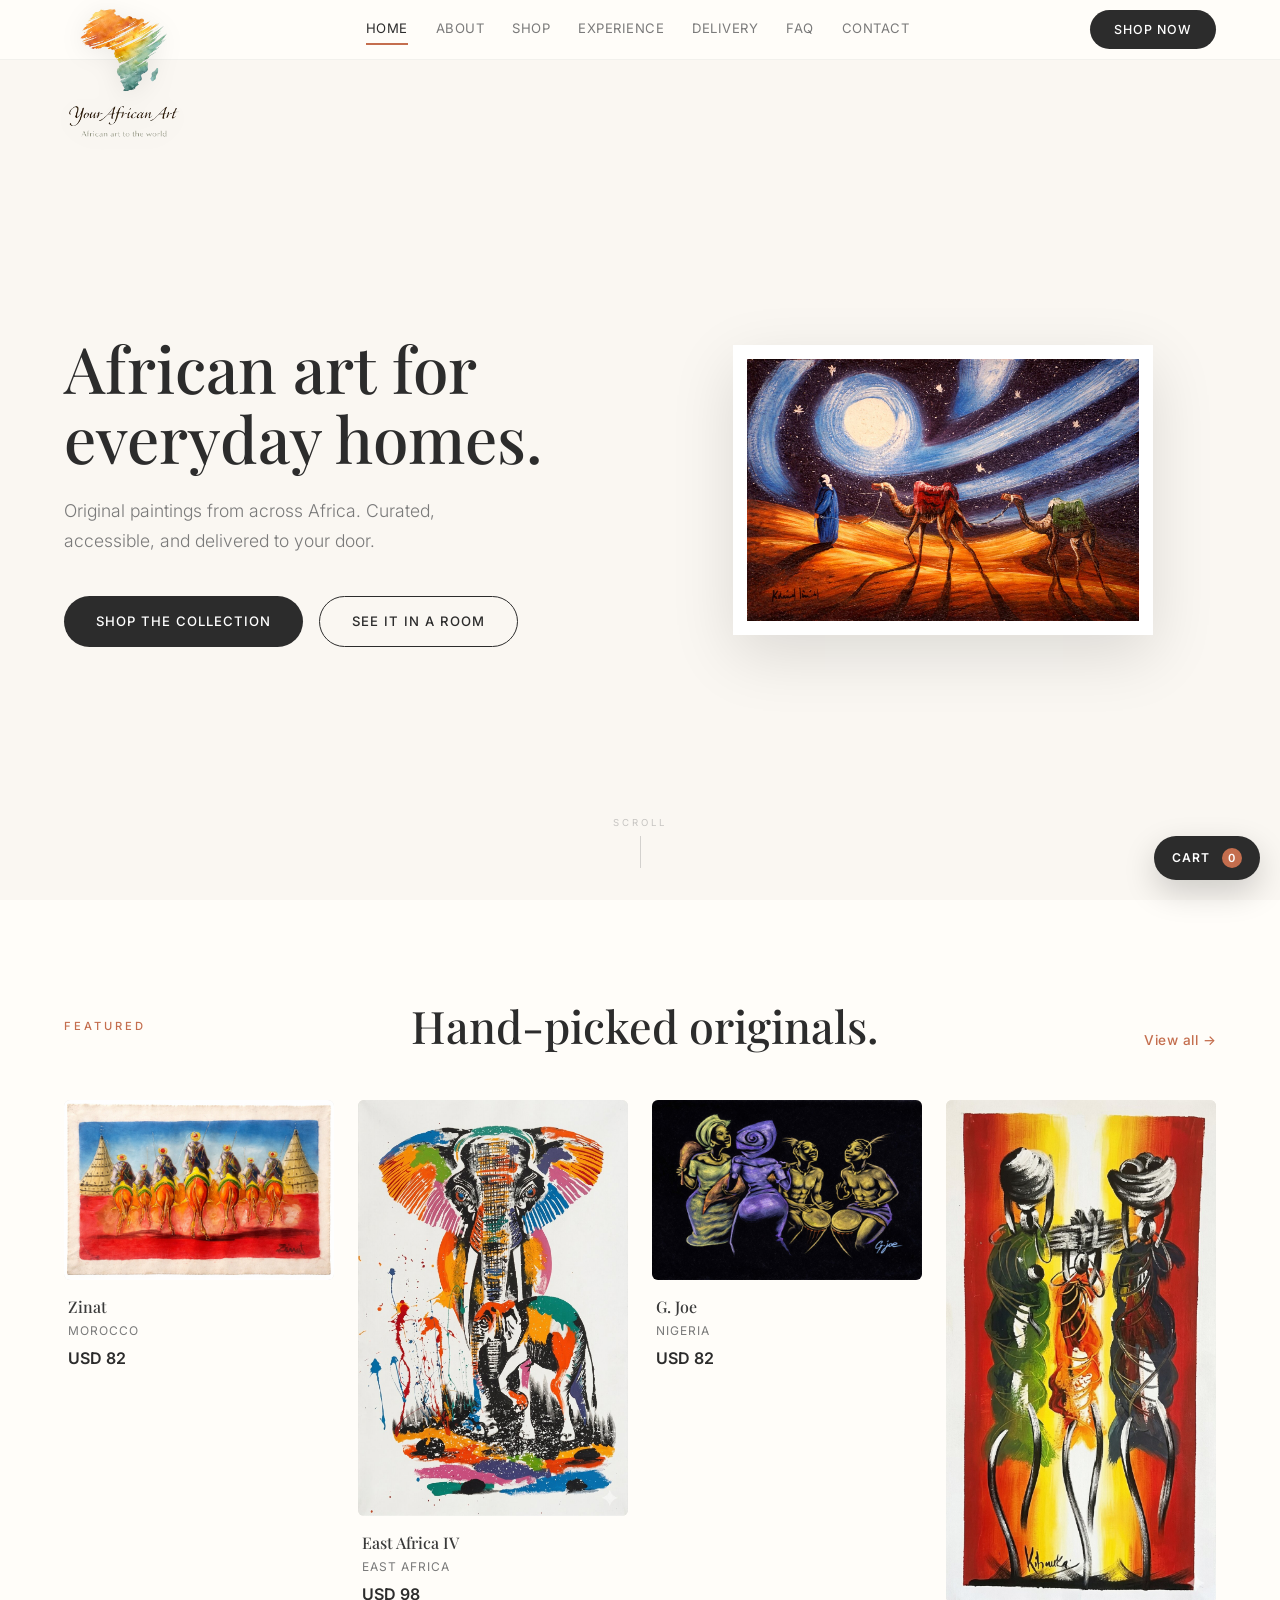
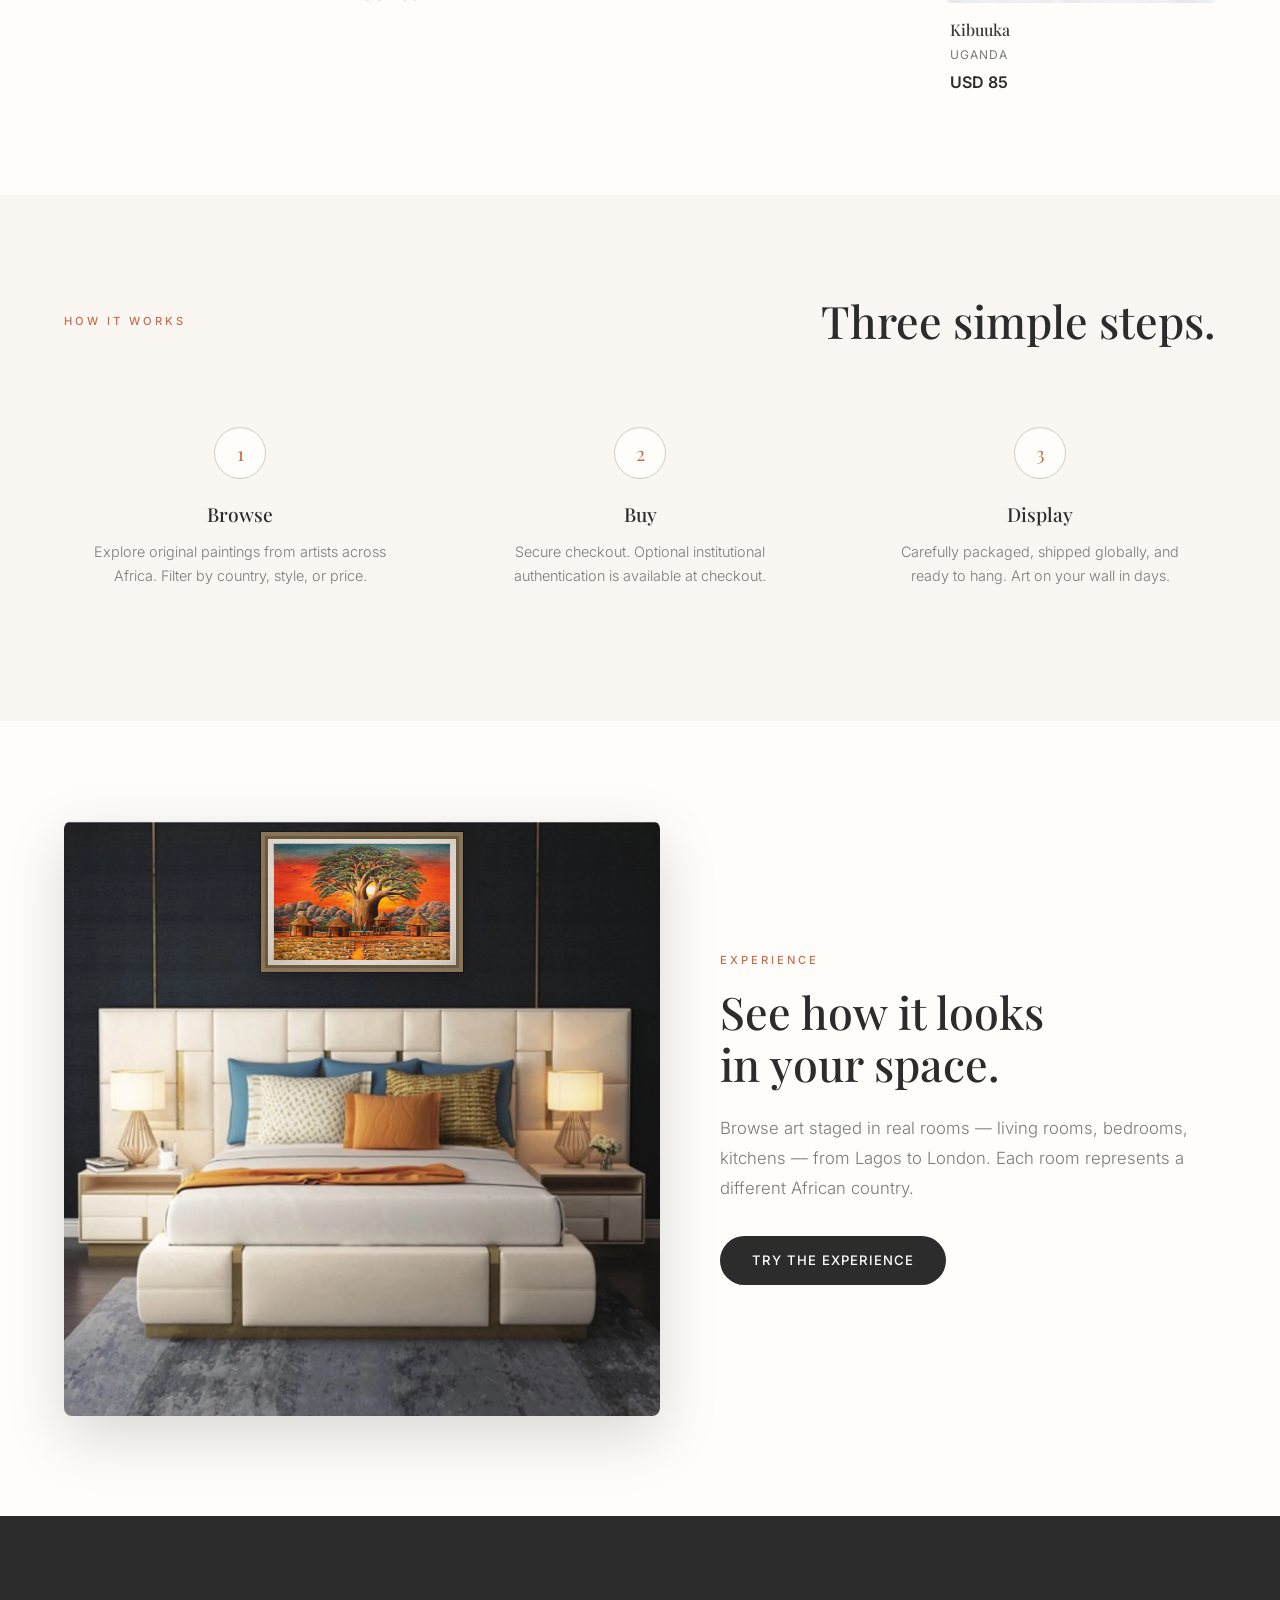
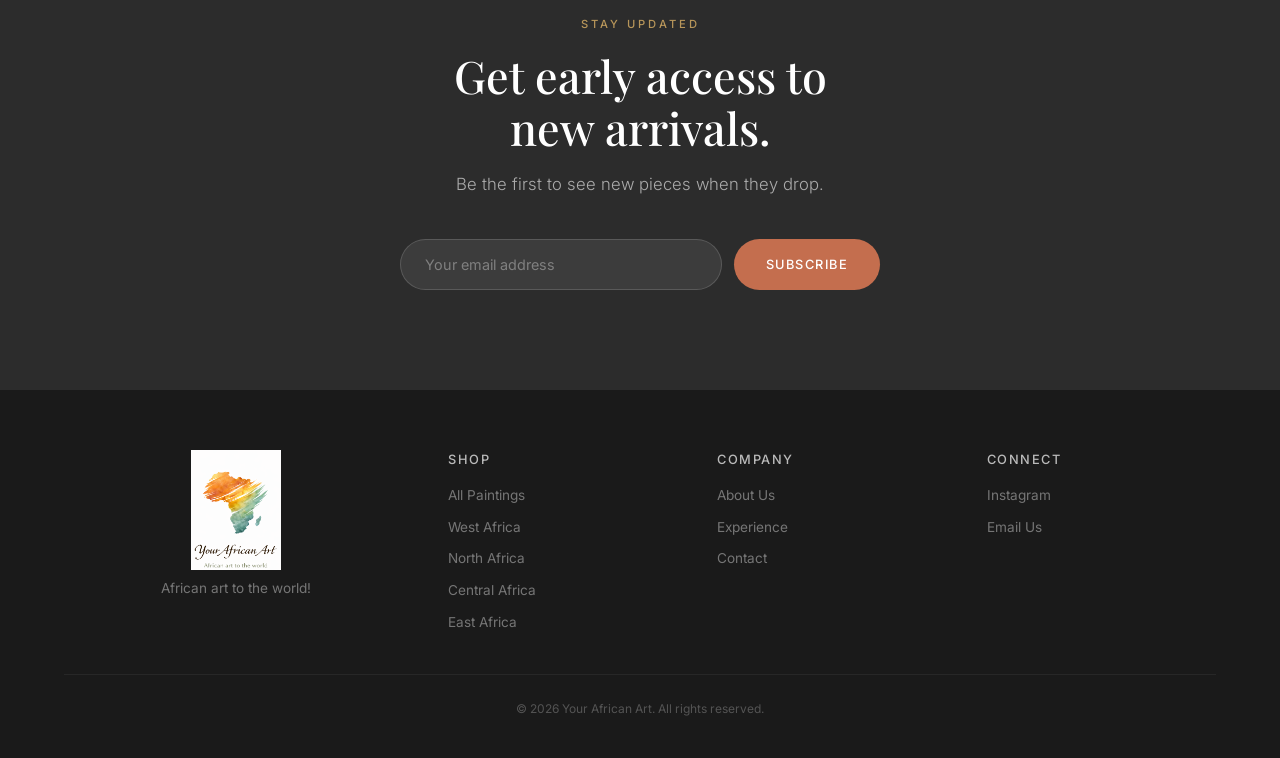
<file: index.html>
<!DOCTYPE html>
<html lang="en">
<head>
<meta charset="UTF-8">
<meta name="viewport" content="width=device-width, initial-scale=1.0">
<title>Your African Art | African Art to the World</title>
<meta name="description" content="Authentic African art. Made accessible. Delivered globally. Original paintings from across Africa for everyday homes.">
<meta name="keywords" content="African art online, buy African paintings, African wall art, African art for home">
<link rel="preconnect" href="https://fonts.googleapis.com">
<link rel="preconnect" href="https://fonts.gstatic.com" crossorigin>
<link href="https://fonts.googleapis.com/css2?family=Inter:wght@300;400;500;600&family=Playfair+Display:wght@400;500;600;700&display=swap" rel="stylesheet">
<link rel="stylesheet" href="style.css">
<link rel="shortcut icon" href="favicon.ico?v=3" type="image/x-icon">
<link rel="icon" type="image/png" href="[data-uri]">
<link rel="icon" type="image/png" sizes="32x32" href="favicon-32.png?v=3">
<link rel="icon" type="image/png" sizes="16x16" href="favicon-16.png?v=3">
<link rel="apple-touch-icon" sizes="180x180" href="apple-touch-icon.png?v=3">
<link rel="mask-icon" href="mask-icon.svg" color="#C46E4E">
<link rel="icon" type="image/png" sizes="192x192" href="favicon-192.png?v=3">
</head>
<body>

<!-- NAV -->
<nav id="mainNav">
  <div class="nav-inner">
    <a href="index.html" class="nav-logo-link"><img src="images/logo-clear.png" alt="Your African Art" class="nav-logo"></a>
    <div class="nav-links">
      <a href="index.html" class="active">Home</a>
      <a href="about.html">About</a>
      <a href="shop.html">Shop</a>
      <a href="experience.html">Experience</a>
      <a href="delivery.html">Delivery</a>
      <a href="faq.html">FAQ</a>
      <a href="contact.html">Contact</a>
    </div>
    <a href="shop.html" class="nav-cta">Shop Now</a>
    <button class="hamburger" id="hamburger" aria-label="Menu">
      <span></span><span></span><span></span>
    </button>
  </div>
</nav>
<div class="mobile-menu" id="mobileMenu">
  <a href="index.html" class="active" onclick="closeMobile()">Home</a>
  <a href="about.html" onclick="closeMobile()">About</a>
  <a href="shop.html" onclick="closeMobile()">Shop</a>
  <a href="experience.html" onclick="closeMobile()">Experience</a>
  <a href="delivery.html" onclick="closeMobile()">Delivery</a>
  <a href="faq.html" onclick="closeMobile()">FAQ</a>
  <a href="contact.html" onclick="closeMobile()">Contact</a>
  <a href="shop.html" class="btn btn-primary" onclick="closeMobile()">Shop Now</a>
</div>

<!-- HERO -->
<section class="hero">
  <div class="hero-content">
    <div class="hero-text fade-up">
      <h1 class="hero-title">African art for<br>everyday homes.</h1>
      <p class="hero-sub">Original paintings from across Africa. Curated, accessible, and delivered to your door.</p>
      <div class="hero-actions">
        <a href="shop.html" class="btn btn-primary">Shop the Collection</a>
        <a href="experience.html" class="btn btn-outline">See it in a Room</a>
      </div>
    </div>
    <div class="hero-image fade-up">
      <div class="hero-frame">
        <img src="images/hamid-kadiri-morocco-11.8x15.8.jpg" alt="African artwork" id="heroRotate">
      </div>
    </div>
  </div>
  <div class="scroll-hint">
    <span>Scroll</span>
    <div class="scroll-line"></div>
  </div>
</section>

<!-- FEATURED PICKS -->
<section class="featured">
  <div class="container">
    <div class="section-header fade-up">
      <span class="section-tag">Featured</span>
      <h2 class="section-title">Hand-picked originals.</h2>
      <a href="shop.html" class="section-link">View all &rarr;</a>
    </div>
    <div class="product-grid fade-up">
      <a href="shop.html" class="product-card">
        <div class="product-img"><img src="images/zinat-morocco-14x25.jpg" alt="Zinat" loading="lazy"></div>
        <div class="product-info">
          <h3>Zinat</h3>
          <p class="product-origin">Morocco</p>
          <p class="product-price" data-usd-price="82">$82</p>
        </div>
      </a>
      <a href="shop.html" class="product-card">
        <div class="product-img"><img src="images/east-africa-37x25.jpg" alt="East Africa IV" loading="lazy"></div>
        <div class="product-info">
          <h3>East Africa IV</h3>
          <p class="product-origin">East Africa</p>
          <p class="product-price" data-usd-price="98">$98</p>
        </div>
      </a>
      <a href="shop.html" class="product-card">
        <div class="product-img"><img src="images/g-joe-nigeria-17x19.jpg" alt="G. Joe" loading="lazy"></div>
        <div class="product-info">
          <h3>G. Joe</h3>
          <p class="product-origin">Nigeria</p>
          <p class="product-price" data-usd-price="82">$82</p>
        </div>
      </a>
      <a href="shop.html" class="product-card">
        <div class="product-img"><img src="images/kibuuka-uganda-15.25x29.jpg" alt="Kibuuka" loading="lazy"></div>
        <div class="product-info">
          <h3>Kibuuka</h3>
          <p class="product-origin">Uganda</p>
          <p class="product-price" data-usd-price="85">$85</p>
        </div>
      </a>
    </div>
  </div>
</section>

<!-- HOW IT WORKS -->
<section class="how-section">
  <div class="container">
    <div class="section-header fade-up" style="text-align:center">
      <span class="section-tag">How it Works</span>
      <h2 class="section-title">Three simple steps.</h2>
    </div>
    <div class="steps-grid fade-up">
      <div class="step">
        <div class="step-num">1</div>
        <h3>Browse</h3>
        <p>Explore original paintings from artists across Africa. Filter by country, style, or price.</p>
      </div>
      <div class="step">
        <div class="step-num">2</div>
        <h3>Buy</h3>
        <p>Secure checkout. Optional institutional authentication is available at checkout.</p>
      </div>
      <div class="step">
        <div class="step-num">3</div>
        <h3>Display</h3>
        <p>Carefully packaged, shipped globally, and ready to hang. Art on your wall in days.</p>
      </div>
    </div>
  </div>
</section>

<!-- EXPERIENCE TEASER -->
<section class="experience-teaser">
  <div class="container">
    <div class="teaser-grid fade-up">
      <div class="teaser-visual">
        <div class="teaser-room">
          <img src="images/home-room.jpg" alt="Luxury bedroom with African art" class="teaser-room-photo">
          <div class="teaser-frame"><img src="images/mutsiwa-zimbabwe-19.5x27.jpg" alt="African art in room" id="teaserRotate"></div>
        </div>
      </div>
      <div class="teaser-text">
        <span class="section-tag">Experience</span>
        <h2 class="section-title">See how it looks<br>in your space.</h2>
        <p class="section-text">Browse art staged in real rooms — living rooms, bedrooms, kitchens — from Lagos to London. Each room represents a different African country.</p>
        <a href="experience.html" class="btn btn-primary" style="margin-top:32px">Try the Experience</a>
      </div>
    </div>
  </div>
</section>

<!-- EMAIL CAPTURE -->
<section class="email-section" id="waitlist">
  <div class="container fade-up">
    <span class="section-tag" style="color:var(--gold-muted)">Stay Updated</span>
    <h2 class="section-title">Get early access to<br>new arrivals.</h2>
    <p class="section-text">Be the first to see new pieces when they drop.</p>
    <form class="email-form" id="emailForm" onsubmit="handleEmail(event)">
      <input type="email" placeholder="Your email address" required>
      <button type="submit">Subscribe</button>
    </form>
    <p class="email-success" id="emailSuccess">You're on the list. We'll be in touch soon.</p>
  </div>
</section>

<!-- FOOTER -->
<footer>
  <div class="container">
    <div class="footer-grid">
      <div class="footer-brand">
        <img src="images/logo.png" alt="Your African Art" class="footer-logo-img">
        <p>African art to the world!</p>
      </div>
      <div class="footer-col">
        <h4>Shop</h4>
        <a href="shop.html">All Paintings</a>
        <a href="shop.html#west-africa">West Africa</a>
        <a href="shop.html#north-africa">North Africa</a>
        <a href="shop.html#central-africa">Central Africa</a>
        <a href="shop.html#east-africa">East Africa</a>
      </div>
      <div class="footer-col">
        <h4>Company</h4>
        <a href="about.html">About Us</a>
        <a href="experience.html">Experience</a>
        <a href="contact.html">Contact</a>
      </div>
      <div class="footer-col">
        <h4>Connect</h4>
        <a href="https://instagram.com/yourafricanart" target="_blank">Instagram</a>
        <a href="mailto:hello@yourafricanart.com">Email Us</a>
      </div>
    </div>
    <div class="footer-divider"></div>
    <p class="footer-bottom">&copy; 2026 Your African Art. All rights reserved.</p>
  </div>
</footer>

<script>
// Hero image rotation
const heroImages = ['images/hamid-kadiri-morocco-11.8x15.8.jpg','images/zinat-morocco-14x25.jpg','images/atarci-morocco-22.5x16.jpg','images/mutsiwa-zimbabwe-19.5x27.jpg','images/east-africa-37x25.jpg'];
let heroIdx = 0;
const heroImg = document.getElementById('heroRotate');
setInterval(() => {
  heroIdx = (heroIdx + 1) % heroImages.length;
  heroImg.style.opacity = '0';
  setTimeout(() => { heroImg.src = heroImages[heroIdx]; heroImg.style.opacity = '1'; }, 400);
}, 4000);
heroImg.style.transition = 'opacity 0.4s ease';

// Teaser image rotation (landscape paintings only)
const teaserImages = ['images/mutsiwa-zimbabwe-19.5x27.jpg','images/hamid-kadiri-morocco-11.8x15.8.jpg','images/g-joe-nigeria-17x19.jpg','images/zinat-morocco-14x25.jpg','images/malawi-artist-23x31.jpg'];
let teaserIdx = 0;
const teaserImg = document.getElementById('teaserRotate');
setInterval(() => {
  teaserIdx = (teaserIdx + 1) % teaserImages.length;
  teaserImg.style.opacity = '0';
  setTimeout(() => { teaserImg.src = teaserImages[teaserIdx]; teaserImg.style.opacity = '1'; }, 400);
}, 5000);
teaserImg.style.transition = 'opacity 0.4s ease';
</script>
<script src="shared.js"></script>
</body>
</html>
</file>
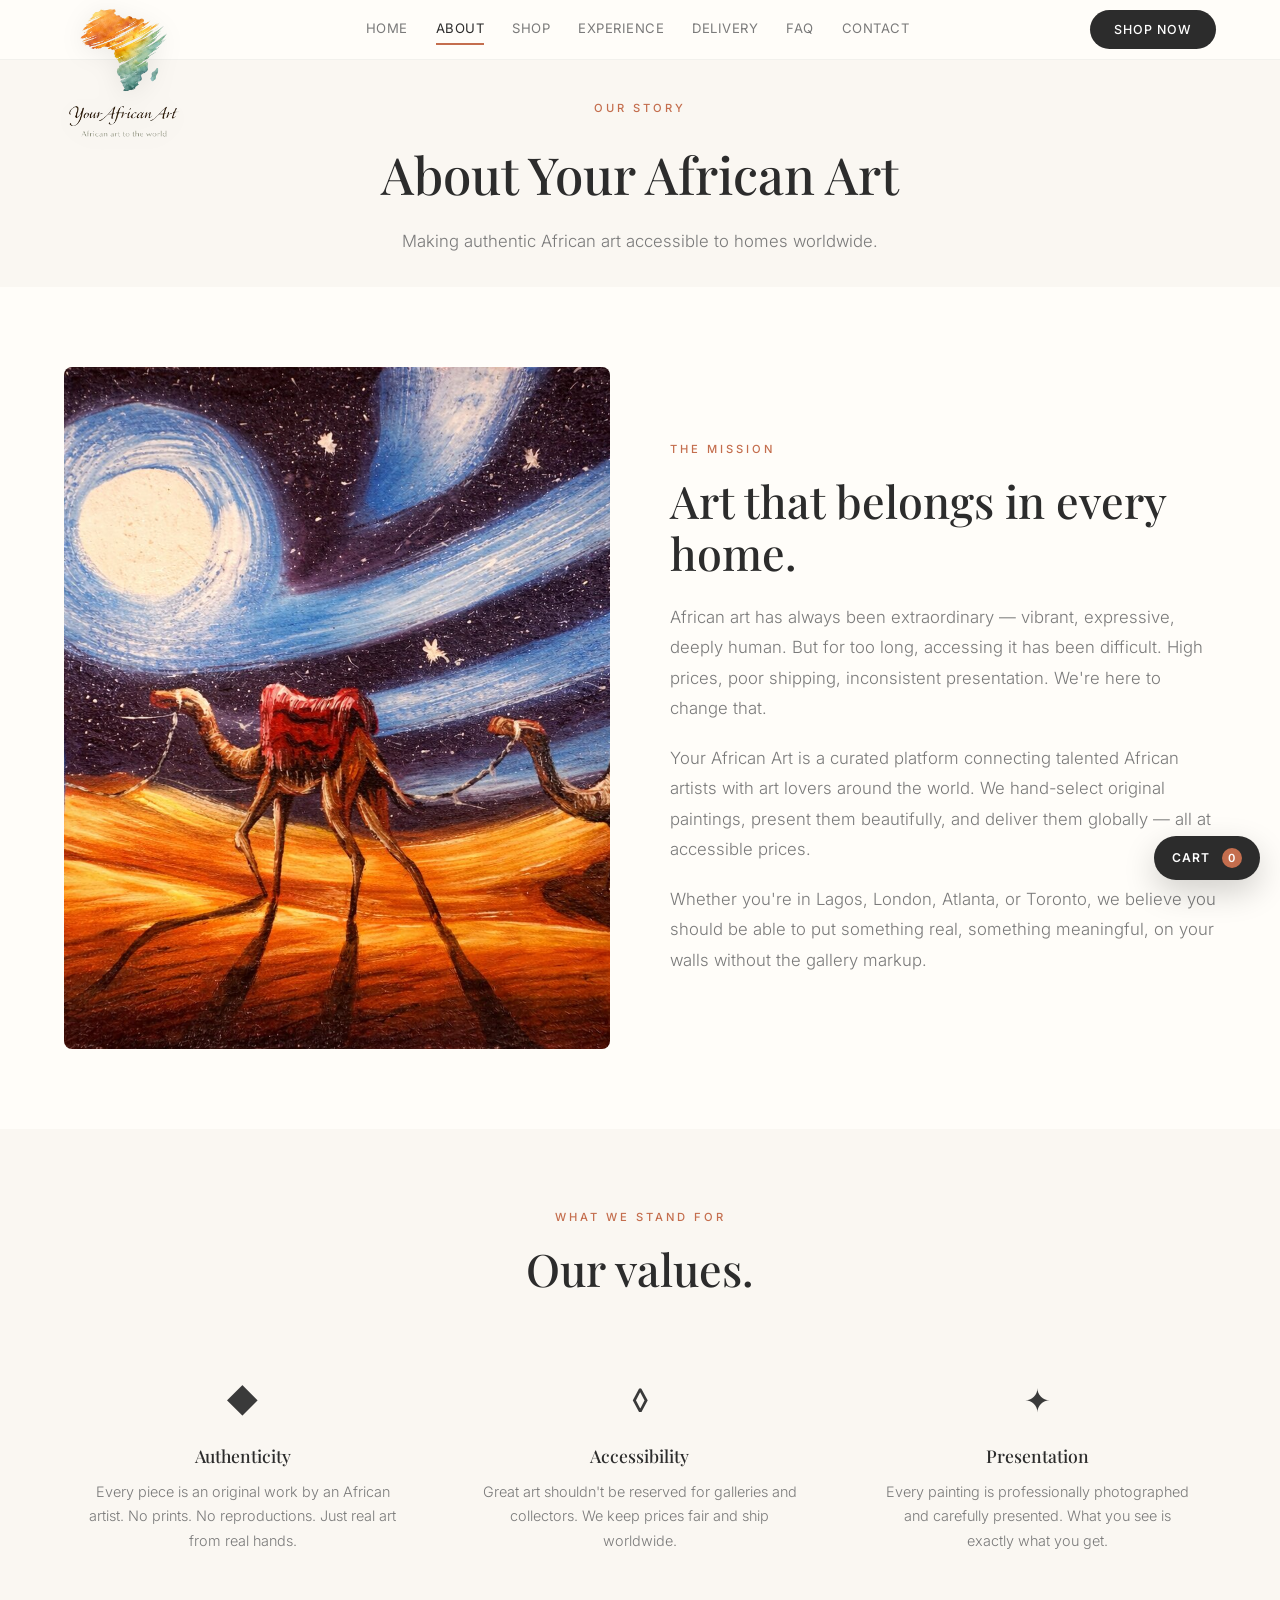
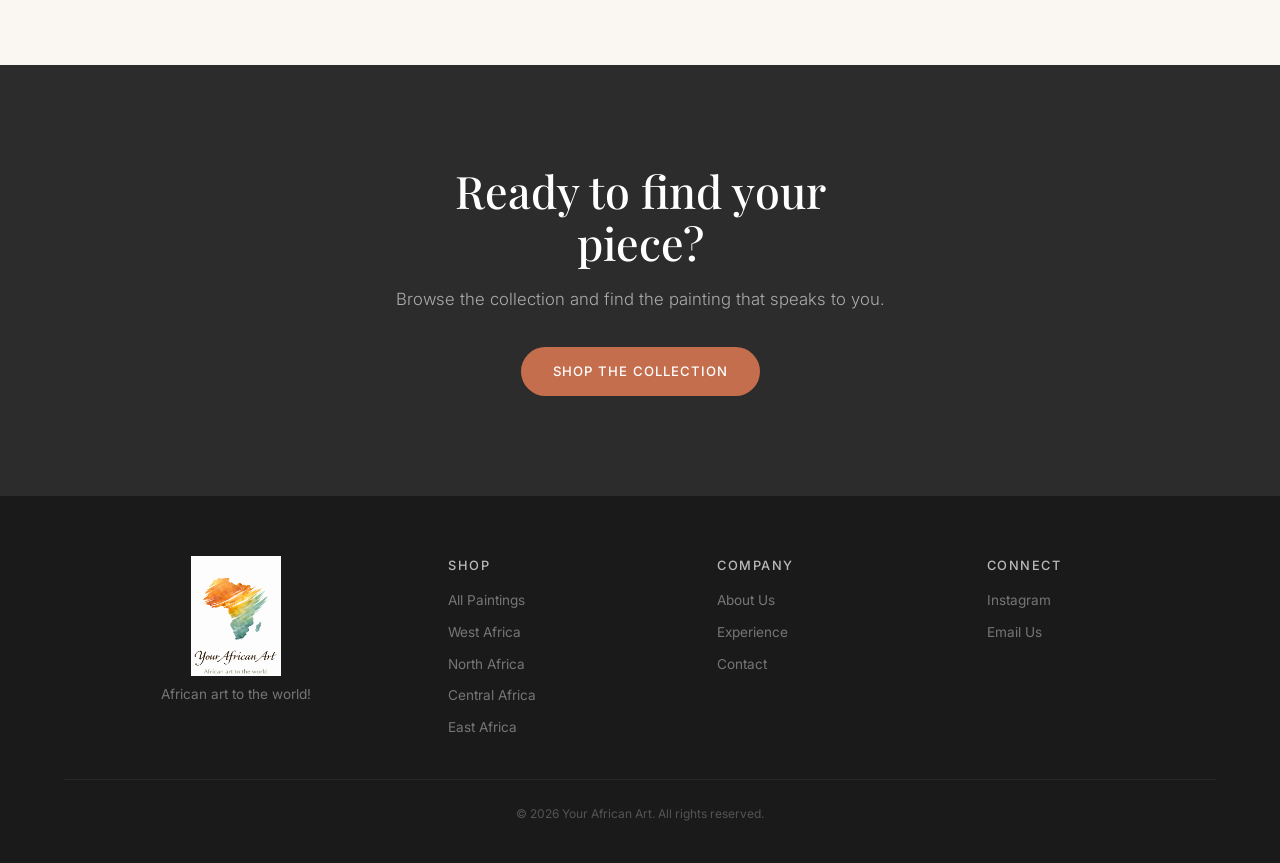
<file: about.html>
<!DOCTYPE html>
<html lang="en">
<head>
<meta charset="UTF-8">
<meta name="viewport" content="width=device-width, initial-scale=1.0">
<title>About | Your African Art</title>
<meta name="description" content="Learn about Your African Art — a curated platform making authentic African art accessible globally.">
<link rel="preconnect" href="https://fonts.googleapis.com">
<link rel="preconnect" href="https://fonts.gstatic.com" crossorigin>
<link href="https://fonts.googleapis.com/css2?family=Inter:wght@300;400;500;600&family=Playfair+Display:wght@400;500;600;700&display=swap" rel="stylesheet">
<link rel="stylesheet" href="style.css">
<link rel="shortcut icon" href="favicon.ico?v=3" type="image/x-icon">
<link rel="icon" type="image/png" href="[data-uri]">
<link rel="icon" type="image/png" sizes="32x32" href="favicon-32.png?v=3">
<link rel="icon" type="image/png" sizes="16x16" href="favicon-16.png?v=3">
<link rel="apple-touch-icon" sizes="180x180" href="apple-touch-icon.png?v=3">
<link rel="mask-icon" href="mask-icon.svg" color="#C46E4E">
<link rel="icon" type="image/png" sizes="192x192" href="favicon-192.png?v=3">
</head>
<body>

<!-- NAV -->
<nav id="mainNav">
  <div class="nav-inner">
    <a href="index.html" class="nav-logo-link"><img src="images/logo-clear.png" alt="Your African Art" class="nav-logo"></a>
    <div class="nav-links">
      <a href="index.html">Home</a>
      <a href="about.html" class="active">About</a>
      <a href="shop.html">Shop</a>
      <a href="experience.html">Experience</a>
      <a href="delivery.html">Delivery</a>
      <a href="faq.html">FAQ</a>
      <a href="contact.html">Contact</a>
    </div>
    <a href="shop.html" class="nav-cta">Shop Now</a>
    <button class="hamburger" id="hamburger" aria-label="Menu">
      <span></span><span></span><span></span>
    </button>
  </div>
</nav>
<div class="mobile-menu" id="mobileMenu">
  <a href="index.html" onclick="closeMobile()">Home</a>
  <a href="about.html" class="active" onclick="closeMobile()">About</a>
  <a href="shop.html" onclick="closeMobile()">Shop</a>
  <a href="experience.html" onclick="closeMobile()">Experience</a>
  <a href="delivery.html" onclick="closeMobile()">Delivery</a>
  <a href="faq.html" onclick="closeMobile()">FAQ</a>
  <a href="contact.html" onclick="closeMobile()">Contact</a>
</div>

<!-- HEADER -->
<div class="page-header">
  <span class="section-tag">Our Story</span>
  <h1>About Your African Art</h1>
  <p>Making authentic African art accessible to homes worldwide.</p>
</div>

<!-- STORY -->
<section class="about-story">
  <div class="container">
    <div class="about-grid fade-up">
      <div class="about-img">
        <img src="images/hamid-kadiri-morocco-11.8x15.8.jpg" alt="African art collection" loading="lazy">
      </div>
      <div>
        <span class="section-tag">The Mission</span>
        <h2 class="section-title">Art that belongs in every home.</h2>
        <p class="section-text">African art has always been extraordinary — vibrant, expressive, deeply human. But for too long, accessing it has been difficult. High prices, poor shipping, inconsistent presentation. We're here to change that.</p>
        <p class="section-text" style="margin-top:20px">Your African Art is a curated platform connecting talented African artists with art lovers around the world. We hand-select original paintings, present them beautifully, and deliver them globally — all at accessible prices.</p>
        <p class="section-text" style="margin-top:20px">Whether you're in Lagos, London, Atlanta, or Toronto, we believe you should be able to put something real, something meaningful, on your walls without the gallery markup.</p>
      </div>
    </div>
  </div>
</section>

<!-- VALUES -->
<section class="about-values">
  <div class="container">
    <div style="text-align:center" class="fade-up">
      <span class="section-tag">What We Stand For</span>
      <h2 class="section-title">Our values.</h2>
    </div>
    <div class="values-grid fade-up">
      <div class="value-card">
        <div class="value-icon">&#9670;</div>
        <h3>Authenticity</h3>
        <p>Every piece is an original work by an African artist. No prints. No reproductions. Just real art from real hands.</p>
      </div>
      <div class="value-card">
        <div class="value-icon">&#9674;</div>
        <h3>Accessibility</h3>
        <p>Great art shouldn't be reserved for galleries and collectors. We keep prices fair and ship worldwide.</p>
      </div>
      <div class="value-card">
        <div class="value-icon">&#10022;</div>
        <h3>Presentation</h3>
        <p>Every painting is professionally photographed and carefully presented. What you see is exactly what you get.</p>
      </div>
    </div>
  </div>
</section>

<!-- CTA -->
<section class="email-section">
  <div class="container fade-up">
    <h2 class="section-title">Ready to find your piece?</h2>
    <p class="section-text" style="color:rgba(255,255,255,.6);margin:0 auto 32px;text-align:center">Browse the collection and find the painting that speaks to you.</p>
    <div style="text-align:center">
      <a href="shop.html" class="btn btn-terracotta">Shop the Collection</a>
    </div>
  </div>
</section>

<footer>
  <div class="container">
    <div class="footer-grid">
      <div class="footer-brand">
        <img src="images/logo.png" alt="Your African Art" class="footer-logo-img">
        <p>African art to the world!</p>
      </div>
      <div class="footer-col">
        <h4>Shop</h4>
        <a href="shop.html">All Paintings</a>
        <a href="shop.html#west-africa">West Africa</a>
        <a href="shop.html#north-africa">North Africa</a>
        <a href="shop.html#central-africa">Central Africa</a>
        <a href="shop.html#east-africa">East Africa</a>
      </div>
      <div class="footer-col">
        <h4>Company</h4>
        <a href="about.html">About Us</a>
        <a href="experience.html">Experience</a>
        <a href="contact.html">Contact</a>
      </div>
      <div class="footer-col">
        <h4>Connect</h4>
        <a href="https://instagram.com/yourafricanart" target="_blank">Instagram</a>
        <a href="mailto:hello@yourafricanart.com">Email Us</a>
      </div>
    </div>
    <div class="footer-divider"></div>
    <p class="footer-bottom">&copy; 2026 Your African Art. All rights reserved.</p>
  </div>
</footer>

<script src="shared.js"></script>
</body>
</html>
</file>
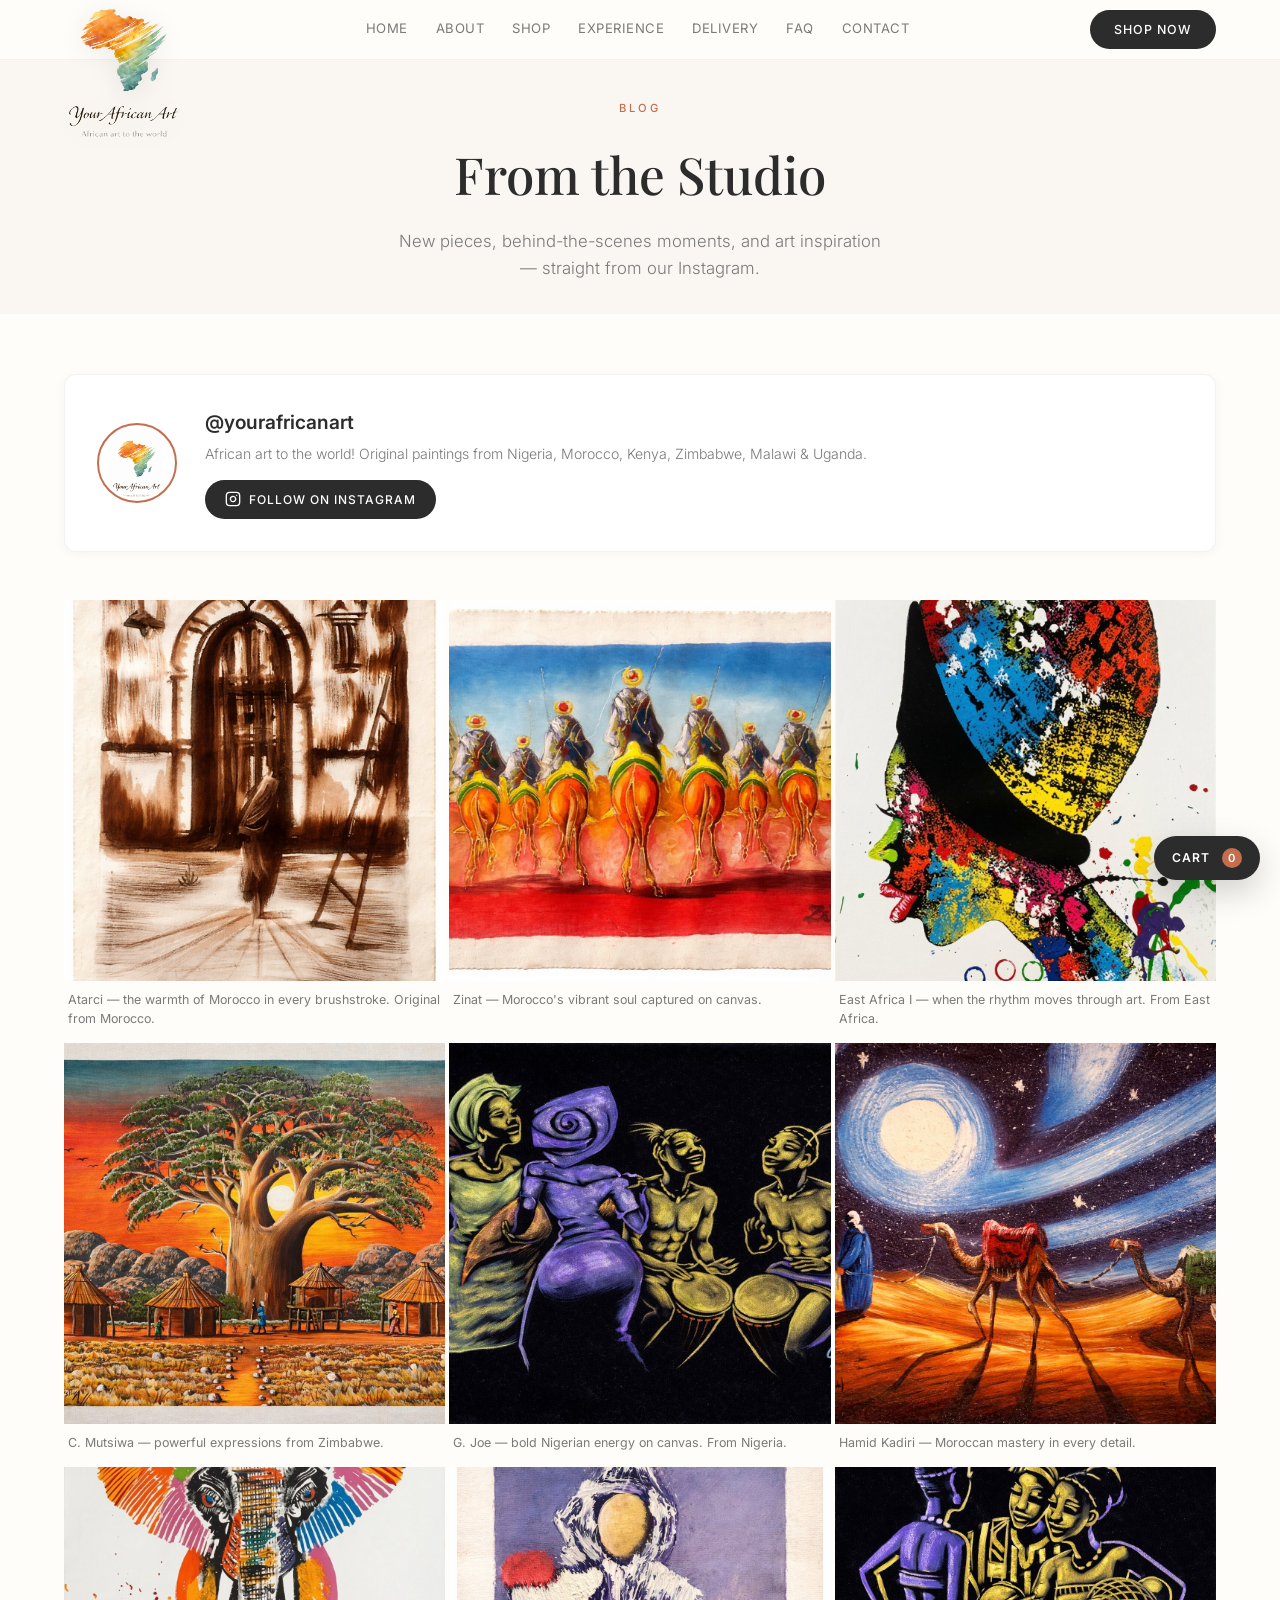
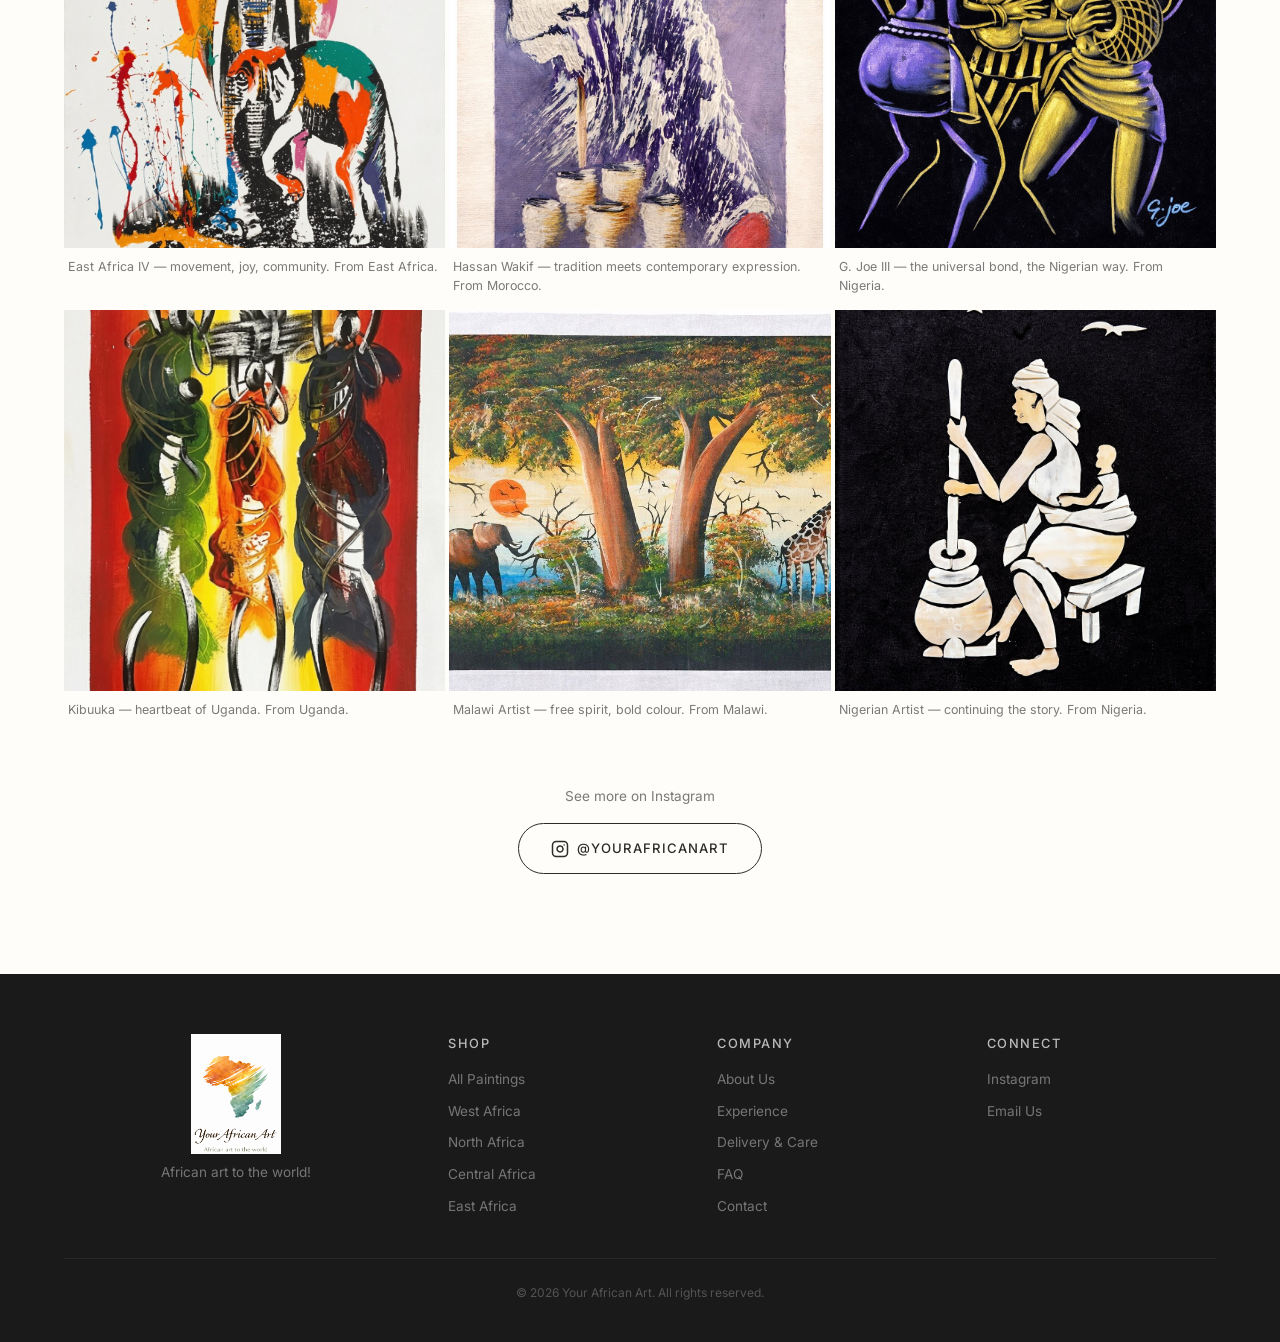
<file: blog.html>
<!DOCTYPE html>
<html lang="en">
<head>
<meta charset="UTF-8">
<meta name="viewport" content="width=device-width, initial-scale=1.0">
<title>Blog | Your African Art</title>
<meta name="description" content="Follow Your African Art on Instagram. See our latest pieces, behind-the-scenes moments, and art inspiration from across the continent.">
<link rel="preconnect" href="https://fonts.googleapis.com">
<link rel="preconnect" href="https://fonts.gstatic.com" crossorigin>
<link href="https://fonts.googleapis.com/css2?family=Inter:wght@300;400;500;600&family=Playfair+Display:wght@400;500;600;700&display=swap" rel="stylesheet">
<link rel="stylesheet" href="style.css">
<link rel="shortcut icon" href="favicon.ico?v=3" type="image/x-icon">
<link rel="icon" type="image/png" href="[data-uri]">
<link rel="icon" type="image/png" sizes="32x32" href="favicon-32.png?v=3">
<link rel="icon" type="image/png" sizes="16x16" href="favicon-16.png?v=3">
<link rel="apple-touch-icon" sizes="180x180" href="apple-touch-icon.png?v=3">
<link rel="mask-icon" href="mask-icon.svg" color="#C46E4E">
<link rel="icon" type="image/png" sizes="192x192" href="favicon-192.png?v=3">
</head>
<body>

<!-- NAV -->
<nav id="mainNav">
  <div class="nav-inner">
    <a href="index.html" class="nav-logo-link"><img src="images/logo-clear.png" alt="Your African Art" class="nav-logo"></a>
    <div class="nav-links">
      <a href="index.html">Home</a>
      <a href="about.html">About</a>
      <a href="shop.html">Shop</a>
      <a href="experience.html">Experience</a>
      <a href="delivery.html">Delivery</a>
      <a href="faq.html">FAQ</a>
      <a href="contact.html">Contact</a>
    </div>
    <a href="shop.html" class="nav-cta">Shop Now</a>
    <button class="hamburger" id="hamburger" aria-label="Menu">
      <span></span><span></span><span></span>
    </button>
  </div>
</nav>
<div class="mobile-menu" id="mobileMenu">
  <a href="index.html" onclick="closeMobile()">Home</a>
  <a href="about.html" onclick="closeMobile()">About</a>
  <a href="shop.html" onclick="closeMobile()">Shop</a>
  <a href="experience.html" onclick="closeMobile()">Experience</a>
  <a href="delivery.html" onclick="closeMobile()">Delivery</a>
  <a href="faq.html" onclick="closeMobile()">FAQ</a>
  <a href="contact.html" onclick="closeMobile()">Contact</a>
</div>

<!-- BLOG HEADER -->
<section class="page-header">
  <span class="section-tag fade-up">Blog</span>
  <h1 class="fade-up">From the Studio</h1>
  <p class="fade-up">New pieces, behind-the-scenes moments, and art inspiration &mdash; straight from our Instagram.</p>
</section>

<!-- INSTAGRAM FEED -->
<section class="blog-feed-section">
  <div class="container">

    <!-- Instagram Profile Card -->
    <div class="ig-profile fade-up">
      <div class="ig-profile-inner">
        <div class="ig-avatar">
          <img src="images/logo.png" alt="@yourafricanart">
        </div>
        <div class="ig-profile-info">
          <h2>@yourafricanart</h2>
          <p>African art to the world! Original paintings from Nigeria, Morocco, Kenya, Zimbabwe, Malawi &amp; Uganda.</p>
          <a href="https://instagram.com/yourafricanart" target="_blank" class="btn btn-primary btn-small ig-follow-btn">
            <svg width="16" height="16" viewBox="0 0 24 24" fill="none" stroke="currentColor" stroke-width="2" stroke-linecap="round" stroke-linejoin="round"><rect x="2" y="2" width="20" height="20" rx="5" ry="5"/><path d="M16 11.37A4 4 0 1 1 12.63 8 4 4 0 0 1 16 11.37z"/><line x1="17.5" y1="6.5" x2="17.51" y2="6.5"/></svg>
            Follow on Instagram
          </a>
        </div>
      </div>
    </div>

    <!-- Feed Grid — pulls from Instagram embed or shows curated posts -->
    <div class="ig-grid fade-up" id="igGrid">
      <!-- Posts are generated from the painting images as a curated feed preview -->
    </div>

    <div class="ig-cta fade-up">
      <p>See more on Instagram</p>
      <a href="https://instagram.com/yourafricanart" target="_blank" class="btn btn-outline">
        <svg width="18" height="18" viewBox="0 0 24 24" fill="none" stroke="currentColor" stroke-width="2" stroke-linecap="round" stroke-linejoin="round"><rect x="2" y="2" width="20" height="20" rx="5" ry="5"/><path d="M16 11.37A4 4 0 1 1 12.63 8 4 4 0 0 1 16 11.37z"/><line x1="17.5" y1="6.5" x2="17.51" y2="6.5"/></svg>
        @yourafricanart
      </a>
    </div>

  </div>
</section>

<footer>
  <div class="container">
    <div class="footer-grid">
      <div class="footer-brand">
        <img src="images/logo.png" alt="Your African Art" class="footer-logo-img">
        <p>African art to the world!</p>
      </div>
      <div class="footer-col">
        <h4>Shop</h4>
        <a href="shop.html">All Paintings</a>
        <a href="shop.html#west-africa">West Africa</a>
        <a href="shop.html#north-africa">North Africa</a>
        <a href="shop.html#central-africa">Central Africa</a>
        <a href="shop.html#east-africa">East Africa</a>
      </div>
      <div class="footer-col">
        <h4>Company</h4>
        <a href="about.html">About Us</a>
        <a href="experience.html">Experience</a>
        <a href="delivery.html">Delivery &amp; Care</a>
        <a href="faq.html">FAQ</a>
        <a href="contact.html">Contact</a>
      </div>
      <div class="footer-col">
        <h4>Connect</h4>
        <a href="https://instagram.com/yourafricanart" target="_blank">Instagram</a>
        <a href="mailto:hello@yourafricanart.com">Email Us</a>
      </div>
    </div>
    <div class="footer-divider"></div>
    <p class="footer-bottom">&copy; 2026 Your African Art. All rights reserved.</p>
  </div>
</footer>

<script>
// Curated feed using existing painting images with captions
const posts = [
  { src:'images/atarci-morocco-22.5x16.jpg', caption:'Atarci — the warmth of Morocco in every brushstroke. Original from Morocco.', likes: 124 },
  { src:'images/zinat-morocco-14x25.jpg', caption:'Zinat — Morocco\'s vibrant soul captured on canvas.', likes: 98 },
  { src:'images/east-africa-29x18.jpg', caption:'East Africa I — when the rhythm moves through art. From East Africa.', likes: 156 },
  { src:'images/mutsiwa-zimbabwe-19.5x27.jpg', caption:'C. Mutsiwa — powerful expressions from Zimbabwe.', likes: 203 },
  { src:'images/g-joe-nigeria-17x19.jpg', caption:'G. Joe — bold Nigerian energy on canvas. From Nigeria.', likes: 87 },
  { src:'images/hamid-kadiri-morocco-11.8x15.8.jpg', caption:'Hamid Kadiri — Moroccan mastery in every detail.', likes: 142 },
  { src:'images/east-africa-37x25.jpg', caption:'East Africa IV — movement, joy, community. From East Africa.', likes: 178 },
  { src:'images/hassan-wakif-morocco-25.5x9.5.jpg', caption:'Hassan Wakif — tradition meets contemporary expression. From Morocco.', likes: 115 },
  { src:'images/g-joe-nigeria-19.5x17.5.jpg', caption:'G. Joe III — the universal bond, the Nigerian way. From Nigeria.', likes: 231 },
  { src:'images/kibuuka-uganda-15.25x29.jpg', caption:'Kibuuka — heartbeat of Uganda. From Uganda.', likes: 167 },
  { src:'images/malawi-artist-13x34.jpg', caption:'Malawi Artist — free spirit, bold colour. From Malawi.', likes: 94 },
  { src:'images/nigerian-artist-16x12.jpg', caption:'Nigerian Artist — continuing the story. From Nigeria.', likes: 109 },
];

const grid = document.getElementById('igGrid');
posts.forEach(post => {
  const card = document.createElement('a');
  card.href = 'https://instagram.com/yourafricanart';
  card.target = '_blank';
  card.className = 'ig-post';
  card.innerHTML = `
    <div class="ig-post-img">
      <img src="${post.src}" alt="${post.caption}" loading="lazy">
      <div class="ig-post-overlay">
        <span class="ig-post-likes">
          <svg width="16" height="16" viewBox="0 0 24 24" fill="currentColor"><path d="M20.84 4.61a5.5 5.5 0 0 0-7.78 0L12 5.67l-1.06-1.06a5.5 5.5 0 0 0-7.78 7.78l1.06 1.06L12 21.23l7.78-7.78 1.06-1.06a5.5 5.5 0 0 0 0-7.78z"/></svg>
          ${post.likes}
        </span>
      </div>
    </div>
    <p class="ig-post-caption">${post.caption}</p>
  `;
  grid.appendChild(card);
});
</script>
<script src="shared.js"></script>
</body>
</html>
</file>
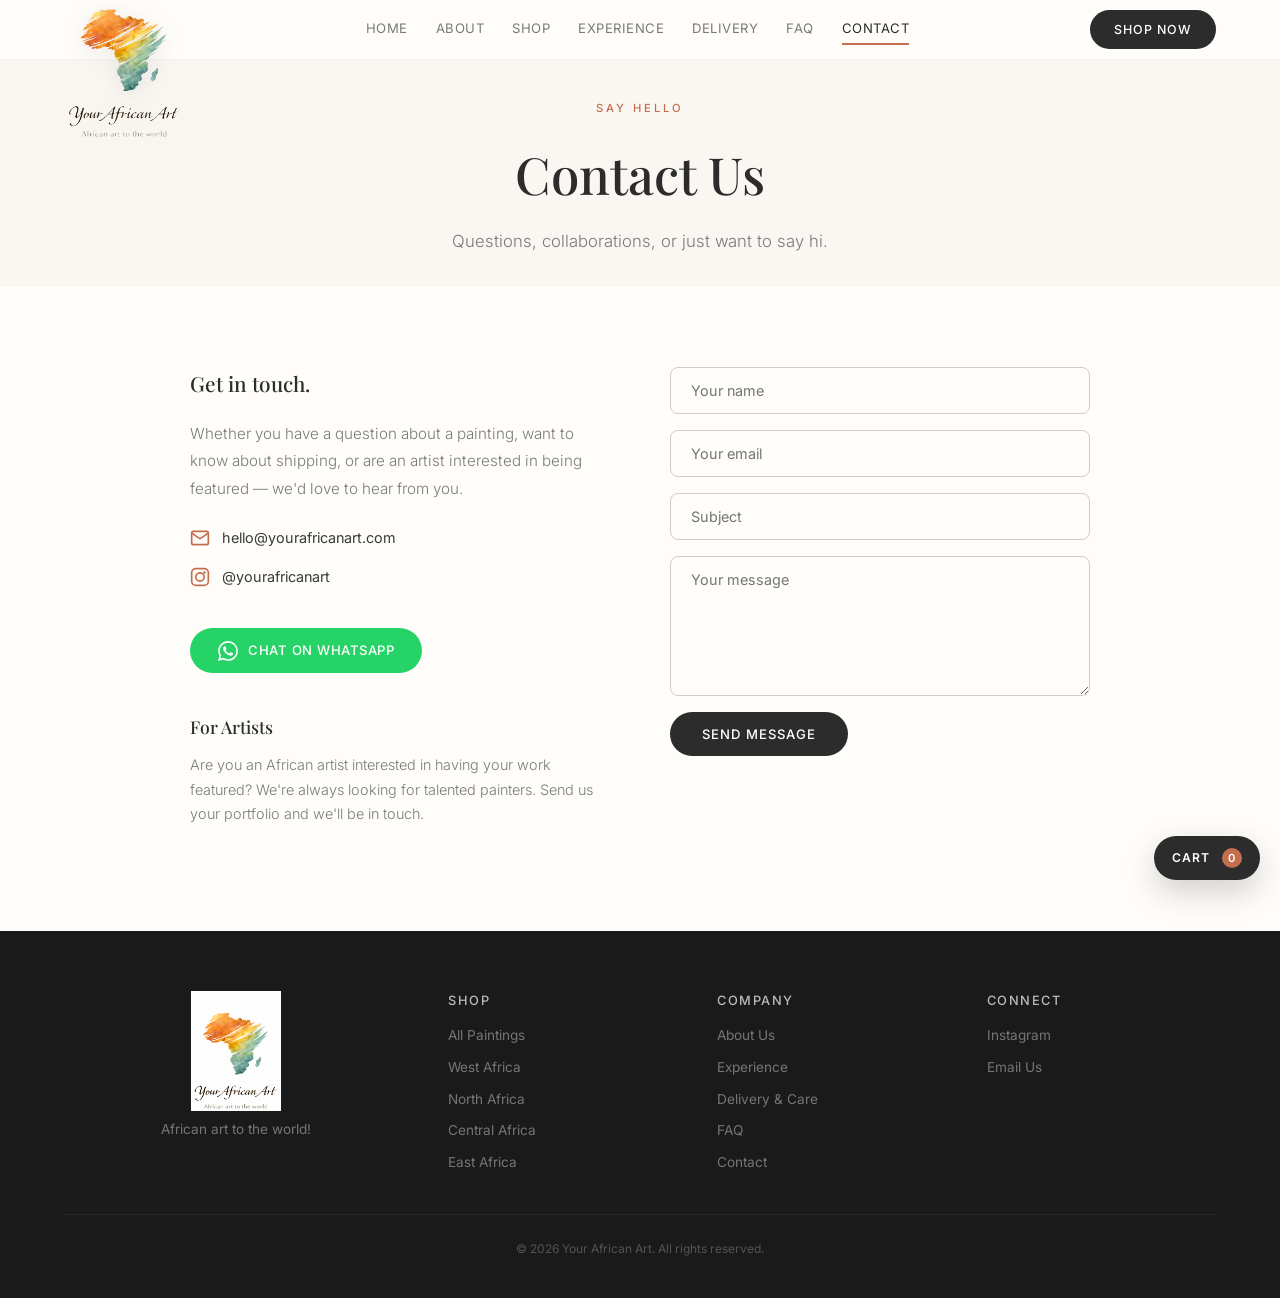
<file: contact.html>
<!DOCTYPE html>
<html lang="en">
<head>
<meta charset="UTF-8">
<meta name="viewport" content="width=device-width, initial-scale=1.0">
<title>Contact | Your African Art</title>
<meta name="description" content="Get in touch with Your African Art. Questions about paintings, shipping, or collaboration — we'd love to hear from you.">
<link rel="preconnect" href="https://fonts.googleapis.com">
<link rel="preconnect" href="https://fonts.gstatic.com" crossorigin>
<link href="https://fonts.googleapis.com/css2?family=Inter:wght@300;400;500;600&family=Playfair+Display:wght@400;500;600;700&display=swap" rel="stylesheet">
<link rel="stylesheet" href="style.css">
<link rel="shortcut icon" href="favicon.ico?v=3" type="image/x-icon">
<link rel="icon" type="image/png" href="[data-uri]">
<link rel="icon" type="image/png" sizes="32x32" href="favicon-32.png?v=3">
<link rel="icon" type="image/png" sizes="16x16" href="favicon-16.png?v=3">
<link rel="apple-touch-icon" sizes="180x180" href="apple-touch-icon.png?v=3">
<link rel="mask-icon" href="mask-icon.svg" color="#C46E4E">
<link rel="icon" type="image/png" sizes="192x192" href="favicon-192.png?v=3">
</head>
<body>

<!-- NAV -->
<nav id="mainNav">
  <div class="nav-inner">
    <a href="index.html" class="nav-logo-link"><img src="images/logo-clear.png" alt="Your African Art" class="nav-logo"></a>
    <div class="nav-links">
      <a href="index.html">Home</a>
      <a href="about.html">About</a>
      <a href="shop.html">Shop</a>
      <a href="experience.html">Experience</a>
      <a href="delivery.html">Delivery</a>
      <a href="faq.html">FAQ</a>
      <a href="contact.html" class="active">Contact</a>
    </div>
    <a href="shop.html" class="nav-cta">Shop Now</a>
    <button class="hamburger" id="hamburger" aria-label="Menu">
      <span></span><span></span><span></span>
    </button>
  </div>
</nav>
<div class="mobile-menu" id="mobileMenu">
  <a href="index.html" onclick="closeMobile()">Home</a>
  <a href="about.html" onclick="closeMobile()">About</a>
  <a href="shop.html" onclick="closeMobile()">Shop</a>
  <a href="experience.html" onclick="closeMobile()">Experience</a>
  <a href="delivery.html" onclick="closeMobile()">Delivery</a>
  <a href="faq.html" onclick="closeMobile()">FAQ</a>
  <a href="contact.html" class="active" onclick="closeMobile()">Contact</a>
</div>

<!-- HEADER -->
<div class="page-header">
  <span class="section-tag">Say Hello</span>
  <h1>Contact Us</h1>
  <p>Questions, collaborations, or just want to say hi.</p>
</div>

<!-- CONTACT -->
<section class="contact-section">
  <div class="container">
    <div class="contact-grid fade-up">
      <div class="contact-info">
        <h3>Get in touch.</h3>
        <p>Whether you have a question about a painting, want to know about shipping, or are an artist interested in being featured — we'd love to hear from you.</p>

        <div class="contact-detail">
          <svg width="20" height="20" viewBox="0 0 24 24" fill="none" stroke="currentColor" stroke-width="2"><path d="M4 4h16c1.1 0 2 .9 2 2v12c0 1.1-.9 2-2 2H4c-1.1 0-2-.9-2-2V6c0-1.1.9-2 2-2z"/><polyline points="22,6 12,13 2,6"/></svg>
          <a href="mailto:hello@yourafricanart.com" style="color:var(--text);text-decoration:none">hello@yourafricanart.com</a>
        </div>

        <div class="contact-detail">
          <svg width="20" height="20" viewBox="0 0 24 24" fill="none" stroke="currentColor" stroke-width="2"><rect x="2" y="2" width="20" height="20" rx="5"/><circle cx="12" cy="12" r="5"/><circle cx="17.5" cy="6.5" r="1.5" fill="currentColor" stroke="none"/></svg>
          <a href="https://instagram.com/yourafricanart" target="_blank" style="color:var(--text);text-decoration:none">@yourafricanart</a>
        </div>

        <a href="https://wa.me/2348099988600?text=Hi%2C%20I%27m%20interested%20in%20Your%20African%20Art" target="_blank" class="btn btn-whatsapp" style="margin-top:24px;display:inline-flex;align-items:center;gap:10px;background:#25D366;color:#fff;padding:12px 28px;border-radius:100px;font-size:.82rem;font-weight:500;letter-spacing:.5px;text-decoration:none;transition:.3s;border:none;cursor:pointer">
          <svg width="20" height="20" viewBox="0 0 24 24" fill="#fff"><path d="M17.472 14.382c-.297-.149-1.758-.867-2.03-.967-.273-.099-.471-.148-.67.15-.197.297-.767.966-.94 1.164-.173.199-.347.223-.644.075-.297-.15-1.255-.463-2.39-1.475-.883-.788-1.48-1.761-1.653-2.059-.173-.297-.018-.458.13-.606.134-.133.298-.347.446-.52.149-.174.198-.298.298-.497.099-.198.05-.371-.025-.52-.075-.149-.669-1.612-.916-2.207-.242-.579-.487-.5-.669-.51-.173-.008-.371-.01-.57-.01-.198 0-.52.074-.792.372-.272.297-1.04 1.016-1.04 2.479 0 1.462 1.065 2.875 1.213 3.074.149.198 2.096 3.2 5.077 4.487.709.306 1.262.489 1.694.625.712.227 1.36.195 1.871.118.571-.085 1.758-.719 2.006-1.413.248-.694.248-1.289.173-1.413-.074-.124-.272-.198-.57-.347m-5.421 7.403h-.004a9.87 9.87 0 01-5.031-1.378l-.361-.214-3.741.982.998-3.648-.235-.374a9.86 9.86 0 01-1.51-5.26c.001-5.45 4.436-9.884 9.888-9.884 2.64 0 5.122 1.03 6.988 2.898a9.825 9.825 0 012.893 6.994c-.003 5.45-4.437 9.884-9.885 9.884m8.413-18.297A11.815 11.815 0 0012.05 0C5.495 0 .16 5.335.157 11.892c0 2.096.547 4.142 1.588 5.945L.057 24l6.305-1.654a11.882 11.882 0 005.683 1.448h.005c6.554 0 11.89-5.335 11.893-11.893a11.821 11.821 0 00-3.48-8.413z"/></svg>
          Chat on WhatsApp
        </a>

        <div style="margin-top:40px">
          <h3 style="font-size:1.1rem;margin-bottom:12px">For Artists</h3>
          <p style="color:var(--text-light);font-size:.9rem;line-height:1.7;font-weight:300">Are you an African artist interested in having your work featured? We're always looking for talented painters. Send us your portfolio and we'll be in touch.</p>
        </div>
      </div>

      <form class="contact-form" onsubmit="handleContact(event)">
        <input type="text" placeholder="Your name" required>
        <input type="email" placeholder="Your email" required>
        <input type="text" placeholder="Subject">
        <textarea placeholder="Your message" required></textarea>
        <button type="submit" class="btn btn-primary" style="align-self:flex-start">Send Message</button>
        <p id="contactSuccess" style="display:none;color:var(--terracotta);font-size:.9rem">Message sent! We'll get back to you soon.</p>
      </form>
    </div>
  </div>
</section>

<footer>
  <div class="container">
    <div class="footer-grid">
      <div class="footer-brand">
        <img src="images/logo.png" alt="Your African Art" class="footer-logo-img">
        <p>African art to the world!</p>
      </div>
      <div class="footer-col">
        <h4>Shop</h4>
        <a href="shop.html">All Paintings</a>
        <a href="shop.html#west-africa">West Africa</a>
        <a href="shop.html#north-africa">North Africa</a>
        <a href="shop.html#central-africa">Central Africa</a>
        <a href="shop.html#east-africa">East Africa</a>
      </div>
      <div class="footer-col">
        <h4>Company</h4>
        <a href="about.html">About Us</a>
        <a href="experience.html">Experience</a>
        <a href="delivery.html">Delivery &amp; Care</a>
        <a href="faq.html">FAQ</a>
        <a href="contact.html">Contact</a>
      </div>
      <div class="footer-col">
        <h4>Connect</h4>
        <a href="https://instagram.com/yourafricanart" target="_blank">Instagram</a>
        <a href="mailto:hello@yourafricanart.com">Email Us</a>
      </div>
    </div>
    <div class="footer-divider"></div>
    <p class="footer-bottom">&copy; 2026 Your African Art. All rights reserved.</p>
  </div>
</footer>

<script>
function handleContact(e) {
  e.preventDefault();
  // Replace with your form handler (Formspree, Netlify Forms, etc.)
  console.log('Contact form submitted');
  e.target.style.display = 'none';
  document.getElementById('contactSuccess').style.display = 'block';
}
</script>
<script src="shared.js"></script>
</body>
</html>
</file>
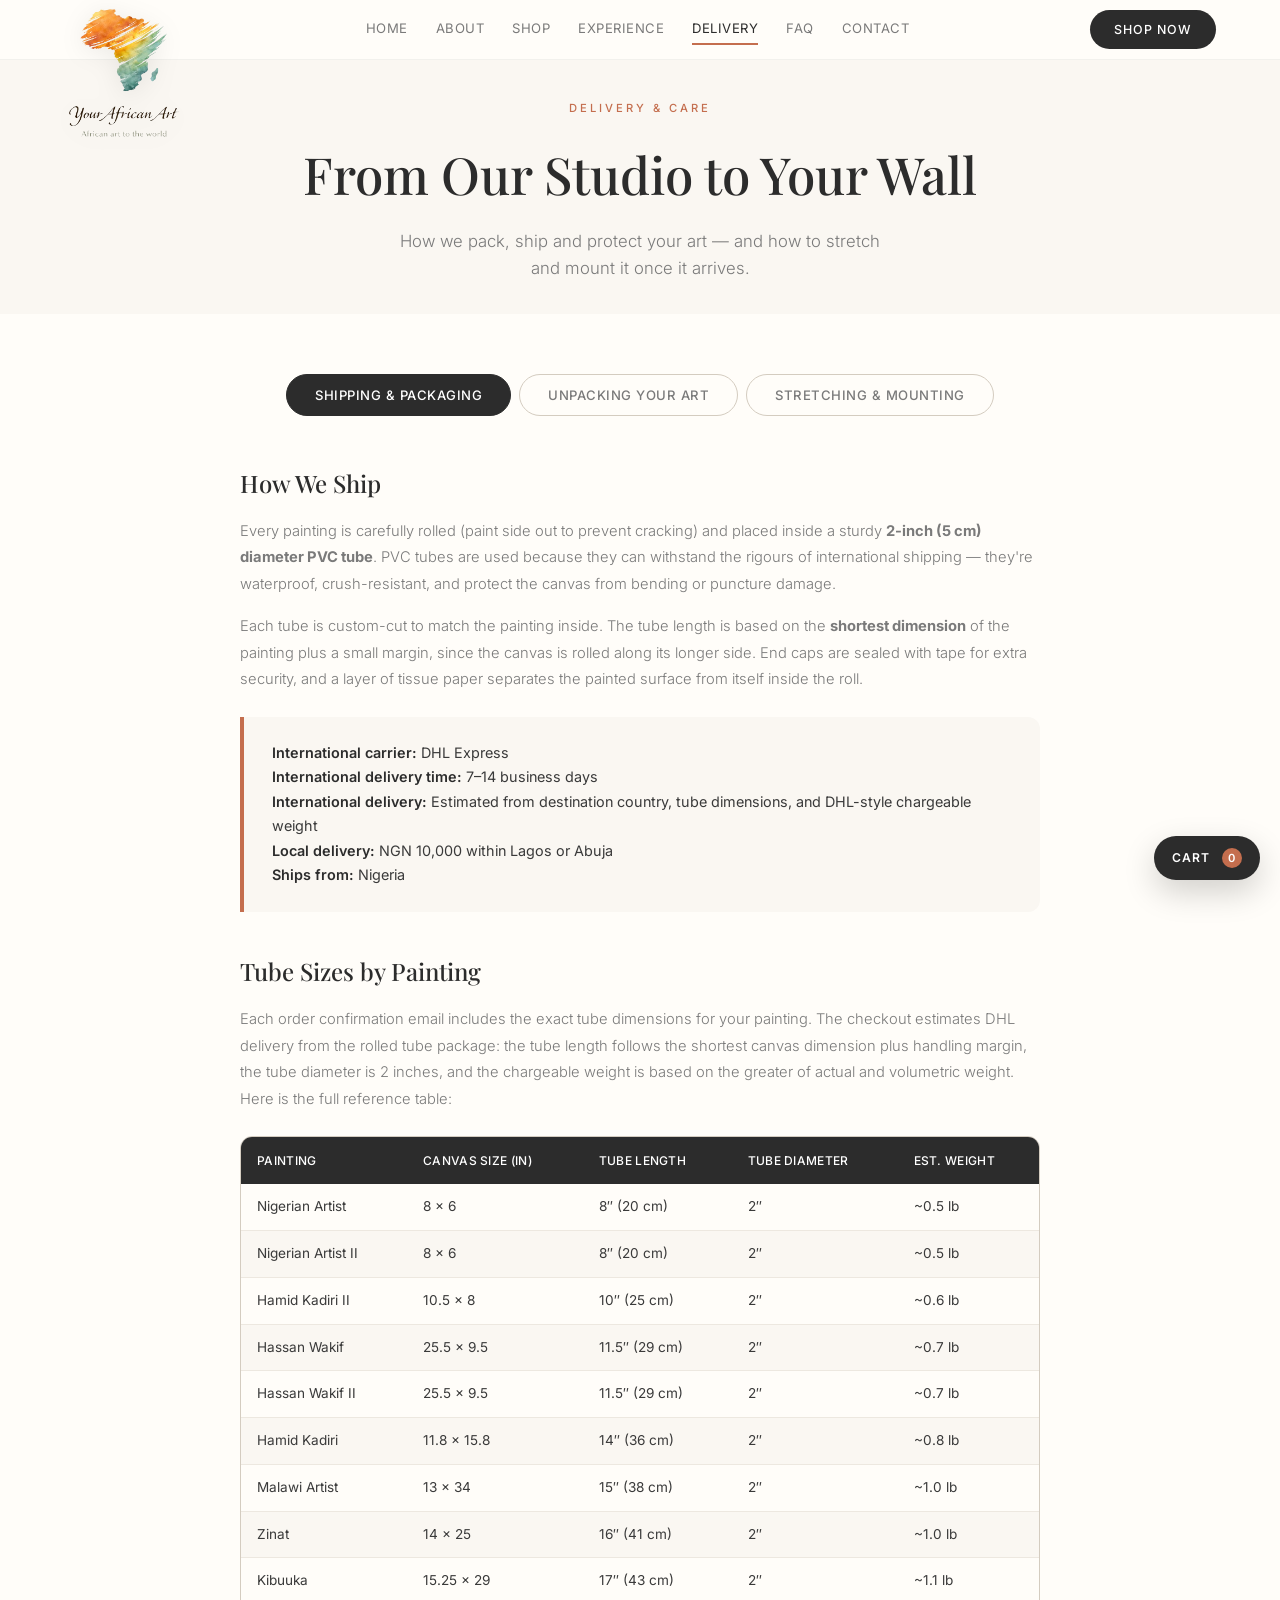
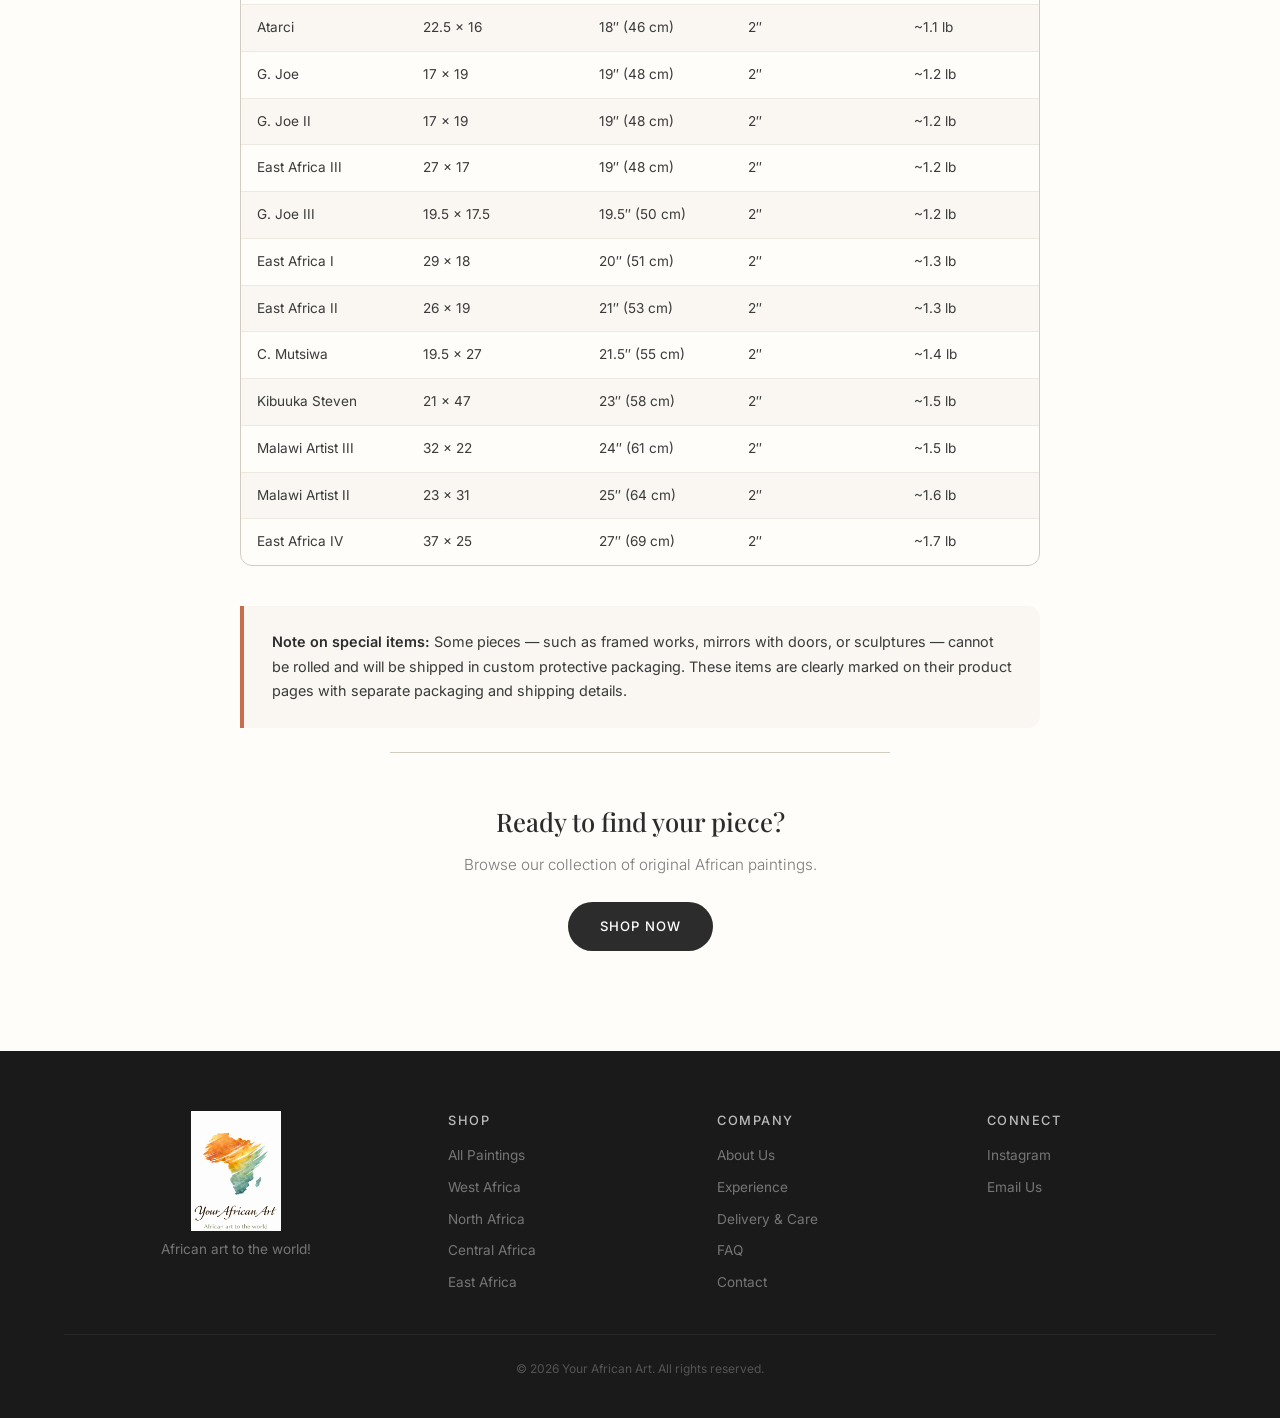
<file: delivery.html>
<!DOCTYPE html>
<html lang="en">
<head>
<meta charset="UTF-8">
<meta name="viewport" content="width=device-width, initial-scale=1.0">
<title>Delivery &amp; Care | Your African Art</title>
<meta name="description" content="Everything you need to know about how your African art is shipped, how to unpack it, and how to stretch or mount your canvas painting.">
<link rel="preconnect" href="https://fonts.googleapis.com">
<link rel="preconnect" href="https://fonts.gstatic.com" crossorigin>
<link href="https://fonts.googleapis.com/css2?family=Inter:wght@300;400;500;600&family=Playfair+Display:wght@400;500;600;700&display=swap" rel="stylesheet">
<link rel="stylesheet" href="style.css">
<link rel="shortcut icon" href="favicon.ico?v=3" type="image/x-icon">
<link rel="icon" type="image/png" sizes="32x32" href="favicon-32.png?v=3">
<link rel="icon" type="image/png" sizes="16x16" href="favicon-16.png?v=3">
<link rel="apple-touch-icon" sizes="180x180" href="apple-touch-icon.png?v=3">
<link rel="mask-icon" href="mask-icon.svg" color="#C46E4E">
<link rel="icon" type="image/png" sizes="192x192" href="favicon-192.png?v=3">
<style>
/* Delivery page tabs */
.delivery-tabs{display:flex;justify-content:center;gap:8px;margin-bottom:48px;flex-wrap:wrap}
.delivery-tab{padding:12px 28px;border-radius:100px;font-size:.82rem;font-weight:500;letter-spacing:.5px;text-transform:uppercase;cursor:pointer;transition:.3s;border:1.5px solid var(--beige-dark);background:transparent;color:var(--text-light);font-family:'Inter',sans-serif}
.delivery-tab:hover{border-color:var(--charcoal);color:var(--charcoal)}
.delivery-tab.active{background:var(--charcoal);color:#fff;border-color:var(--charcoal)}
.delivery-panel{display:none}
.delivery-panel.active{display:block}

/* Step cards */
.step-grid{display:grid;grid-template-columns:repeat(auto-fit,minmax(280px,1fr));gap:32px;margin:32px 0 48px}
.step-card{background:var(--cream);border-radius:16px;padding:32px;position:relative}
.step-num{display:inline-flex;align-items:center;justify-content:center;width:36px;height:36px;border-radius:50%;background:var(--terracotta);color:#fff;font-family:'Playfair Display',serif;font-size:1rem;font-weight:600;margin-bottom:16px}
.step-card h3{font-size:1.1rem;color:var(--charcoal);margin-bottom:10px}
.step-card p{font-size:.9rem;color:var(--text-light);line-height:1.7;font-weight:300}

/* Info box */
.info-box{background:var(--cream);border-left:4px solid var(--terracotta);border-radius:0 12px 12px 0;padding:24px 28px;margin:24px 0;font-size:.9rem;color:var(--text);line-height:1.7}
.info-box strong{color:var(--charcoal);font-weight:600}

/* Tube size table */
.tube-table-wrap{overflow-x:auto;margin:24px 0 40px;border-radius:12px;border:1px solid var(--beige-dark)}
.tube-table{width:100%;border-collapse:collapse;font-size:.85rem}
.tube-table thead{background:var(--charcoal);color:#fff}
.tube-table th{padding:14px 16px;text-align:left;font-weight:500;letter-spacing:.3px;text-transform:uppercase;font-size:.75rem}
.tube-table td{padding:12px 16px;border-bottom:1px solid var(--beige);color:var(--text)}
.tube-table tbody tr:last-child td{border-bottom:none}
.tube-table tbody tr:nth-child(even){background:var(--cream)}
.tube-table tbody tr:hover{background:var(--beige)}

/* Content sections */
.delivery-content{max-width:800px;margin:0 auto}
.delivery-content h2{font-size:1.5rem;color:var(--charcoal);margin-bottom:16px;margin-top:40px}
.delivery-content h2:first-child{margin-top:0}
.delivery-content p{font-size:.92rem;color:var(--text-light);line-height:1.8;font-weight:300;margin-bottom:16px}
.delivery-content ul{margin:16px 0 24px 24px;font-size:.92rem;color:var(--text-light);line-height:2;font-weight:300}
.delivery-content li{margin-bottom:4px}

/* Warning box */
.warning-box{background:#FFF3E0;border-left:4px solid #FF9800;border-radius:0 12px 12px 0;padding:24px 28px;margin:24px 0;font-size:.9rem;color:var(--text);line-height:1.7}
.warning-box strong{color:#E65100;font-weight:600}

/* Supplies list */
.supplies-grid{display:grid;grid-template-columns:repeat(auto-fit,minmax(200px,1fr));gap:16px;margin:20px 0 32px}
.supply-item{background:var(--cream);border-radius:12px;padding:20px;text-align:center;font-size:.88rem;color:var(--text);font-weight:400}
.supply-item span{display:block;font-size:1.4rem;margin-bottom:8px}
</style>
</head>
<body>

<!-- NAV -->
<nav id="mainNav">
  <div class="nav-inner">
    <a href="index.html" class="nav-logo-link"><img src="images/logo-clear.png" alt="Your African Art" class="nav-logo"></a>
    <div class="nav-links">
      <a href="index.html">Home</a>
      <a href="about.html">About</a>
      <a href="shop.html">Shop</a>
      <a href="experience.html">Experience</a>
      <a href="delivery.html" class="active">Delivery</a>
      <a href="faq.html">FAQ</a>
      <a href="contact.html">Contact</a>
    </div>
    <a href="shop.html" class="nav-cta">Shop Now</a>
    <button class="hamburger" id="hamburger" aria-label="Menu">
      <span></span><span></span><span></span>
    </button>
  </div>
</nav>
<div class="mobile-menu" id="mobileMenu">
  <a href="index.html" onclick="closeMobile()">Home</a>
  <a href="about.html" onclick="closeMobile()">About</a>
  <a href="shop.html" onclick="closeMobile()">Shop</a>
  <a href="experience.html" onclick="closeMobile()">Experience</a>
  <a href="delivery.html" class="active" onclick="closeMobile()">Delivery</a>
  <a href="faq.html" onclick="closeMobile()">FAQ</a>
  <a href="contact.html" onclick="closeMobile()">Contact</a>
</div>

<!-- HEADER -->
<section class="page-header">
  <span class="section-tag fade-up">Delivery &amp; Care</span>
  <h1 class="fade-up">From Our Studio to Your Wall</h1>
  <p class="fade-up">How we pack, ship and protect your art &mdash; and how to stretch and mount it once it arrives.</p>
</section>

<!-- TABS -->
<section class="faq-section">
  <div class="container">
    <div class="delivery-tabs fade-up">
      <button class="delivery-tab active" data-tab="shipping">Shipping &amp; Packaging</button>
      <button class="delivery-tab" data-tab="unpacking">Unpacking Your Art</button>
      <button class="delivery-tab" data-tab="mounting">Stretching &amp; Mounting</button>
    </div>

    <!-- ============ TAB 1: SHIPPING & PACKAGING ============ -->
    <div class="delivery-panel active" id="panel-shipping">
      <div class="delivery-content">
        <h2>How We Ship</h2>
        <p>Every painting is carefully rolled (paint side out to prevent cracking) and placed inside a sturdy <strong>2-inch (5 cm) diameter PVC tube</strong>. PVC tubes are used because they can withstand the rigours of international shipping &mdash; they're waterproof, crush-resistant, and protect the canvas from bending or puncture damage.</p>
        <p>Each tube is custom-cut to match the painting inside. The tube length is based on the <strong>shortest dimension</strong> of the painting plus a small margin, since the canvas is rolled along its longer side. End caps are sealed with tape for extra security, and a layer of tissue paper separates the painted surface from itself inside the roll.</p>

        <div class="info-box">
          <strong>International carrier:</strong> DHL Express<br>
          <strong>International delivery time:</strong> 7&ndash;14 business days<br>
          <strong>International delivery:</strong> Estimated from destination country, tube dimensions, and DHL-style chargeable weight<br>
          <strong>Local delivery:</strong> NGN 10,000 within Lagos or Abuja<br>
          <strong>Ships from:</strong> Nigeria
        </div>

        <h2>Tube Sizes by Painting</h2>
        <p>Each order confirmation email includes the exact tube dimensions for your painting. The checkout estimates DHL delivery from the rolled tube package: the tube length follows the shortest canvas dimension plus handling margin, the tube diameter is 2 inches, and the chargeable weight is based on the greater of actual and volumetric weight. Here is the full reference table:</p>

        <div class="tube-table-wrap">
          <table class="tube-table">
            <thead>
              <tr>
                <th>Painting</th>
                <th>Canvas Size (in)</th>
                <th>Tube Length</th>
                <th>Tube Diameter</th>
                <th>Est. Weight</th>
              </tr>
            </thead>
            <tbody>
              <tr><td>Nigerian Artist</td><td>8 &times; 6</td><td>8&Prime; (20 cm)</td><td>2&Prime;</td><td>~0.5 lb</td></tr>
              <tr><td>Nigerian Artist II</td><td>8 &times; 6</td><td>8&Prime; (20 cm)</td><td>2&Prime;</td><td>~0.5 lb</td></tr>
              <tr><td>Hamid Kadiri II</td><td>10.5 &times; 8</td><td>10&Prime; (25 cm)</td><td>2&Prime;</td><td>~0.6 lb</td></tr>
              <tr><td>Hassan Wakif</td><td>25.5 &times; 9.5</td><td>11.5&Prime; (29 cm)</td><td>2&Prime;</td><td>~0.7 lb</td></tr>
              <tr><td>Hassan Wakif II</td><td>25.5 &times; 9.5</td><td>11.5&Prime; (29 cm)</td><td>2&Prime;</td><td>~0.7 lb</td></tr>
              <tr><td>Hamid Kadiri</td><td>11.8 &times; 15.8</td><td>14&Prime; (36 cm)</td><td>2&Prime;</td><td>~0.8 lb</td></tr>
              <tr><td>Malawi Artist</td><td>13 &times; 34</td><td>15&Prime; (38 cm)</td><td>2&Prime;</td><td>~1.0 lb</td></tr>
              <tr><td>Zinat</td><td>14 &times; 25</td><td>16&Prime; (41 cm)</td><td>2&Prime;</td><td>~1.0 lb</td></tr>
              <tr><td>Kibuuka</td><td>15.25 &times; 29</td><td>17&Prime; (43 cm)</td><td>2&Prime;</td><td>~1.1 lb</td></tr>
              <tr><td>Atarci</td><td>22.5 &times; 16</td><td>18&Prime; (46 cm)</td><td>2&Prime;</td><td>~1.1 lb</td></tr>
              <tr><td>G. Joe</td><td>17 &times; 19</td><td>19&Prime; (48 cm)</td><td>2&Prime;</td><td>~1.2 lb</td></tr>
              <tr><td>G. Joe II</td><td>17 &times; 19</td><td>19&Prime; (48 cm)</td><td>2&Prime;</td><td>~1.2 lb</td></tr>
              <tr><td>East Africa III</td><td>27 &times; 17</td><td>19&Prime; (48 cm)</td><td>2&Prime;</td><td>~1.2 lb</td></tr>
              <tr><td>G. Joe III</td><td>19.5 &times; 17.5</td><td>19.5&Prime; (50 cm)</td><td>2&Prime;</td><td>~1.2 lb</td></tr>
              <tr><td>East Africa I</td><td>29 &times; 18</td><td>20&Prime; (51 cm)</td><td>2&Prime;</td><td>~1.3 lb</td></tr>
              <tr><td>East Africa II</td><td>26 &times; 19</td><td>21&Prime; (53 cm)</td><td>2&Prime;</td><td>~1.3 lb</td></tr>
              <tr><td>C. Mutsiwa</td><td>19.5 &times; 27</td><td>21.5&Prime; (55 cm)</td><td>2&Prime;</td><td>~1.4 lb</td></tr>
              <tr><td>Kibuuka Steven</td><td>21 &times; 47</td><td>23&Prime; (58 cm)</td><td>2&Prime;</td><td>~1.5 lb</td></tr>
              <tr><td>Malawi Artist III</td><td>32 &times; 22</td><td>24&Prime; (61 cm)</td><td>2&Prime;</td><td>~1.5 lb</td></tr>
              <tr><td>Malawi Artist II</td><td>23 &times; 31</td><td>25&Prime; (64 cm)</td><td>2&Prime;</td><td>~1.6 lb</td></tr>
              <tr><td>East Africa IV</td><td>37 &times; 25</td><td>27&Prime; (69 cm)</td><td>2&Prime;</td><td>~1.7 lb</td></tr>
            </tbody>
          </table>
        </div>

        <div class="info-box">
          <strong>Note on special items:</strong> Some pieces &mdash; such as framed works, mirrors with doors, or sculptures &mdash; cannot be rolled and will be shipped in custom protective packaging. These items are clearly marked on their product pages with separate packaging and shipping details.
        </div>
      </div>
    </div>

    <!-- ============ TAB 2: UNPACKING YOUR ART ============ -->
    <div class="delivery-panel" id="panel-unpacking">
      <div class="delivery-content">
        <h2>Opening the Tube</h2>

        <div class="step-grid">
          <div class="step-card fade-up">
            <div class="step-num">1</div>
            <h3>Remove the End Caps</h3>
            <p>Carefully peel off any tape securing the end caps. Use a blunt tool or your fingers &mdash; avoid using a sharp blade near the opening as it could nick the canvas inside.</p>
          </div>
          <div class="step-card fade-up">
            <div class="step-num">2</div>
            <h3>Slide Out the Canvas</h3>
            <p>Gently slide the rolled canvas out of the tube. It may be a snug fit &mdash; tilt the tube and let gravity help rather than pulling or tugging on the canvas.</p>
          </div>
          <div class="step-card fade-up">
            <div class="step-num">3</div>
            <h3>Unroll on a Clean Surface</h3>
            <p>Lay the canvas on a clean, flat surface (a table or clean floor). Unroll it slowly, <strong>paint side up</strong>. Place soft weights (books, mugs) on the corners to hold it flat.</p>
          </div>
        </div>

        <h2>Letting the Canvas Relax</h2>
        <p>After being rolled for shipping, the canvas will have a natural curve. This is completely normal and not a defect. Leave the canvas unrolled and flat with gentle weights on the corners for <strong>24&ndash;48 hours</strong>. The canvas will gradually relax and flatten on its own.</p>

        <div class="warning-box">
          <strong>Do not iron or apply direct heat</strong> to the painted surface. Heat can damage the paint, cause cracking, or alter the colours. If there are minor creases, they will flatten during the stretching process, or your framer can address them.
        </div>

        <h2>Handling Tips</h2>
        <ul>
          <li>Always handle the canvas by the edges &mdash; avoid touching the painted surface with bare fingers, as oils from your skin can affect the paint over time.</li>
          <li>If you need to re-roll the canvas temporarily, always roll it <strong>paint side out</strong> (facing outward). Rolling paint-side-in causes the paint to compress and can lead to cracking.</li>
          <li>Store unframed canvases in a cool, dry place away from direct sunlight and moisture.</li>
        </ul>
      </div>
    </div>

    <!-- ============ TAB 3: STRETCHING & MOUNTING ============ -->
    <div class="delivery-panel" id="panel-mounting">
      <div class="delivery-content">
        <h2>Option 1: Professional Framer</h2>
        <p>The easiest way to mount your canvas is to take it to a local framing shop. A framer will stretch the canvas onto wooden stretcher bars and can also add a frame if you wish. This typically costs between $20&ndash;$60 depending on the painting size and your location, and takes 2&ndash;5 days.</p>
        <p>Tell your framer the painting dimensions (listed on the product page and in your order confirmation) so they can prepare stretcher bars in advance. This speeds up the process.</p>

        <h2>Option 2: DIY Stretching</h2>
        <p>Stretching a canvas yourself is straightforward and rewarding. Here's what you'll need and how to do it:</p>

        <h3 style="font-size:1rem;color:var(--terracotta);margin:24px 0 12px;font-family:'Playfair Display',serif">What You'll Need</h3>
        <div class="supplies-grid">
          <div class="supply-item"><span>&#x1f4cf;</span>Wooden stretcher bars (matching your painting size)</div>
          <div class="supply-item"><span>&#x1f528;</span>Staple gun &amp; staples (or canvas tacks)</div>
          <div class="supply-item"><span>&#x2702;&#xfe0f;</span>Scissors or craft knife</div>
          <div class="supply-item"><span>&#x1f9f0;</span>Canvas pliers (optional but helpful)</div>
        </div>

        <div class="step-grid">
          <div class="step-card fade-up">
            <div class="step-num">1</div>
            <h3>Assemble the Frame</h3>
            <p>Slot the stretcher bars together at right angles. Use a carpenter's square or measure diagonals to ensure the frame is perfectly square. Tap the corners with a rubber mallet if needed.</p>
          </div>
          <div class="step-card fade-up">
            <div class="step-num">2</div>
            <h3>Centre the Canvas</h3>
            <p>Lay the canvas paint-side down on a clean surface. Place the assembled frame on top, centred so there's equal excess canvas on all four sides (at least 1.5 inches per side for wrapping).</p>
          </div>
          <div class="step-card fade-up">
            <div class="step-num">3</div>
            <h3>Staple the First Side</h3>
            <p>Fold the canvas over the centre of one long side and place a single staple. Pull the canvas taut (not overly tight) across to the opposite side and staple the centre there. Repeat for the two short sides. You should now have 4 staples &mdash; one centred on each side.</p>
          </div>
          <div class="step-card fade-up">
            <div class="step-num">4</div>
            <h3>Work Outward</h3>
            <p>Continue adding staples every 2&ndash;3 inches, working from the centre of each side outward toward the corners. Alternate sides (top, bottom, left, right) to keep tension even. Use canvas pliers for a tighter stretch if desired.</p>
          </div>
          <div class="step-card fade-up">
            <div class="step-num">5</div>
            <h3>Fold the Corners</h3>
            <p>At each corner, fold the canvas neatly &mdash; like wrapping a gift. Pull one flap over, then fold the other on top. Staple to secure. Trim any excess canvas if needed.</p>
          </div>
          <div class="step-card fade-up">
            <div class="step-num">6</div>
            <h3>Final Check</h3>
            <p>Flip the canvas over and check the surface is taut and even. If there are any loose areas, gently tap in the wooden wedges (keys) that come with most stretcher bars to tighten the stretch. Hang and enjoy!</p>
          </div>
        </div>

        <h2>Option 3: Gallery Wrap (No Frame)</h2>
        <p>A gallery wrap means the canvas wraps around the sides of the stretcher bars, giving a clean, modern look with no frame needed. This is the same as the DIY method above &mdash; the painted canvas simply continues over the edges of the frame. It's the most popular way to display canvas art in contemporary homes.</p>

        <h2>Option 4: Mount Without Stretching</h2>
        <p>If you prefer not to stretch the canvas at all, you can also display it by:</p>
        <ul>
          <li><strong>Pinning to a wall:</strong> Use small, unobtrusive pins at the corners and let the canvas hang flat against the wall for a relaxed, bohemian look.</li>
          <li><strong>Clipboard or hanger mount:</strong> Attach the top edge to a wooden dowel or pants hanger for a scroll-like hanging style.</li>
          <li><strong>Adhesive mounting:</strong> Apply the canvas directly to a board (foam board or MDF) using spray adhesive for a flat, frameless finish.</li>
        </ul>

        <div class="info-box">
          <strong>Need help?</strong> If you have any questions about stretching or mounting your painting, don't hesitate to <a href="contact.html" style="color:var(--terracotta);text-decoration:none;font-weight:500">contact us</a>. We're happy to walk you through the process or recommend a framer near you.
        </div>
      </div>
    </div>

    <!-- CTA -->
    <div class="faq-footer fade-up">
      <h2>Ready to find your piece?</h2>
      <p>Browse our collection of original African paintings.</p>
      <a href="shop.html" class="btn btn-primary">Shop Now</a>
    </div>
  </div>
</section>

<footer>
  <div class="container">
    <div class="footer-grid">
      <div class="footer-brand">
        <img src="images/logo.png" alt="Your African Art" class="footer-logo-img">
        <p>African art to the world!</p>
      </div>
      <div class="footer-col">
        <h4>Shop</h4>
        <a href="shop.html">All Paintings</a>
        <a href="shop.html#west-africa">West Africa</a>
        <a href="shop.html#north-africa">North Africa</a>
        <a href="shop.html#central-africa">Central Africa</a>
        <a href="shop.html#east-africa">East Africa</a>
      </div>
      <div class="footer-col">
        <h4>Company</h4>
        <a href="about.html">About Us</a>
        <a href="experience.html">Experience</a>
        <a href="delivery.html">Delivery &amp; Care</a>
        <a href="faq.html">FAQ</a>
        <a href="contact.html">Contact</a>
      </div>
      <div class="footer-col">
        <h4>Connect</h4>
        <a href="https://instagram.com/yourafricanart" target="_blank">Instagram</a>
        <a href="mailto:hello@yourafricanart.com">Email Us</a>
      </div>
    </div>
    <div class="footer-divider"></div>
    <p class="footer-bottom">&copy; 2026 Your African Art. All rights reserved.</p>
  </div>
</footer>

<script>
// Tab switching
document.querySelectorAll('.delivery-tab').forEach(function(tab) {
  tab.addEventListener('click', function() {
    document.querySelectorAll('.delivery-tab').forEach(function(t) { t.classList.remove('active'); });
    document.querySelectorAll('.delivery-panel').forEach(function(p) { p.classList.remove('active'); });
    tab.classList.add('active');
    document.getElementById('panel-' + tab.dataset.tab).classList.add('active');
  });
});
</script>
<script src="shared.js"></script>
</body>
</html>
</file>
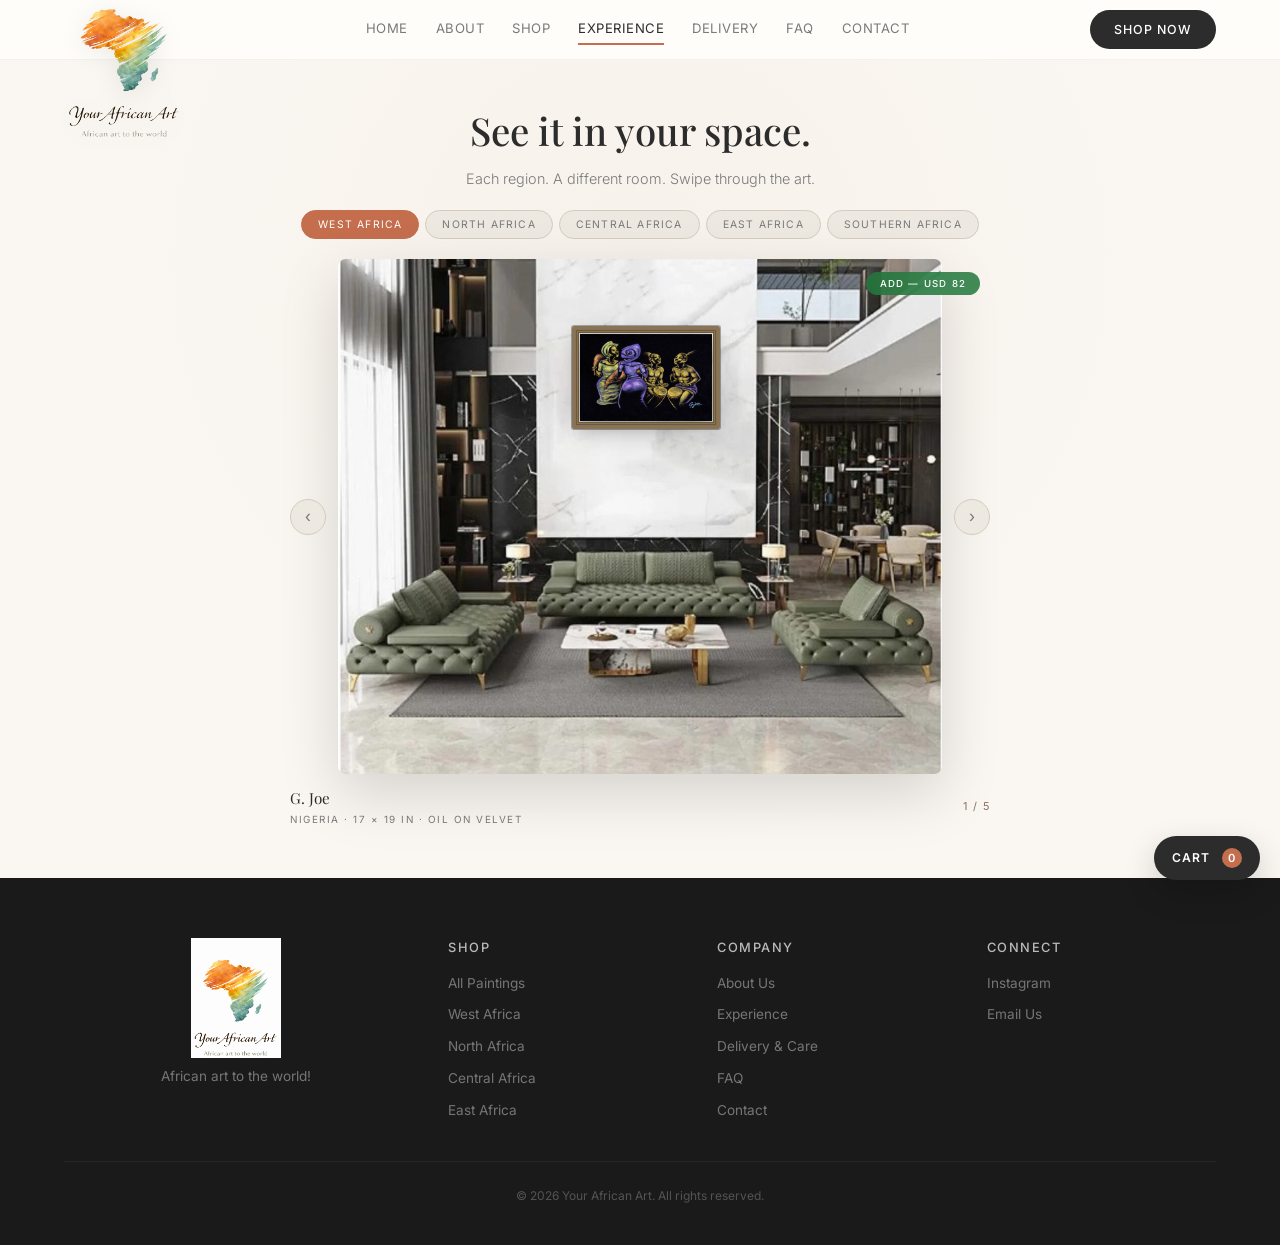
<file: experience.html>
<!DOCTYPE html>
<html lang="en">
<head>
<meta charset="UTF-8">
<meta name="viewport" content="width=device-width, initial-scale=1.0">
<title>Experience | Your African Art</title>
<meta name="description" content="See African art staged in real rooms. Experience paintings from Nigeria, Morocco, Zimbabwe, Kenya, Uganda and Malawi in living rooms, bedrooms, kitchens and more.">
<link rel="preconnect" href="https://fonts.googleapis.com">
<link rel="preconnect" href="https://fonts.gstatic.com" crossorigin>
<link href="https://fonts.googleapis.com/css2?family=Inter:wght@300;400;500;600&family=Playfair+Display:wght@400;500;600;700&display=swap" rel="stylesheet">
<link rel="stylesheet" href="style.css">
<link rel="shortcut icon" href="favicon.ico?v=3" type="image/x-icon">
<link rel="icon" type="image/png" href="[data-uri]">
<link rel="icon" type="image/png" sizes="32x32" href="favicon-32.png?v=3">
<link rel="icon" type="image/png" sizes="16x16" href="favicon-16.png?v=3">
<link rel="apple-touch-icon" sizes="180x180" href="apple-touch-icon.png?v=3">
<link rel="mask-icon" href="mask-icon.svg" color="#C46E4E">
<link rel="icon" type="image/png" sizes="192x192" href="favicon-192.png?v=3">
</head>
<body>

<!-- NAV -->
<nav id="mainNav">
  <div class="nav-inner">
    <a href="index.html" class="nav-logo-link"><img src="images/logo-clear.png" alt="Your African Art" class="nav-logo"></a>
    <div class="nav-links">
      <a href="index.html">Home</a>
      <a href="about.html">About</a>
      <a href="shop.html">Shop</a>
      <a href="experience.html" class="active">Experience</a>
      <a href="delivery.html">Delivery</a>
      <a href="faq.html">FAQ</a>
      <a href="contact.html">Contact</a>
    </div>
    <a href="shop.html" class="nav-cta">Shop Now</a>
    <button class="hamburger" id="hamburger" aria-label="Menu">
      <span></span><span></span><span></span>
    </button>
  </div>
</nav>
<div class="mobile-menu" id="mobileMenu">
  <a href="index.html" onclick="closeMobile()">Home</a>
  <a href="about.html" onclick="closeMobile()">About</a>
  <a href="shop.html" onclick="closeMobile()">Shop</a>
  <a href="experience.html" class="active" onclick="closeMobile()">Experience</a>
  <a href="delivery.html" onclick="closeMobile()">Delivery</a>
  <a href="faq.html" onclick="closeMobile()">FAQ</a>
  <a href="contact.html" onclick="closeMobile()">Contact</a>
</div>

<!-- EXPERIENCE -->
<section class="experience-hero">
  <h1 class="fade-up">See it in your space.</h1>
  <p class="fade-up">Each region. A different room. Swipe through the art.</p>

  <div class="country-tabs fade-up" id="countryTabs">
    <button class="country-tab active" data-country="west-africa">West Africa</button>
    <button class="country-tab" data-country="north-africa">North Africa</button>
    <button class="country-tab" data-country="central-africa">Central Africa</button>
    <button class="country-tab" data-country="east-africa">East Africa</button>
    <button class="country-tab" data-country="southern-africa">Southern Africa</button>
  </div>

  <div class="room-stage fade-up">
    <div class="room-stage-row">
      <!-- Left arrow outside image -->
      <button class="arrow arrow-l" id="prevBtn" aria-label="Previous">&#8249;</button>

      <div class="room-box" id="roomBox">
        <!-- Room photo background -->
        <img class="room-photo" id="roomPhoto" src="images/room-west-africa.jpg" alt="Room interior">

        <!-- Painting overlay -->
        <div class="painting-overlay" id="paintingOverlay">
          <img class="painting-img" id="paintingImg" src="images/g-joe-nigeria-17x19.jpg" alt="Artwork">
        </div>

      </div>

      <!-- Right arrow outside image -->
      <button class="arrow arrow-r" id="nextBtn" aria-label="Next">&#8250;</button>
    </div>

    <!-- Info bar below room -->
    <div class="room-info-bar">
      <div class="room-buy-row">
        <button class="room-buy-btn" id="roomBuyBtn">Add &mdash; $82</button>
      </div>
      <div class="painting-info-row">
        <div>
          <div class="painting-name" id="paintingName">G. Joe</div>
          <div class="painting-country-label" id="paintingCountry">Nigeria</div>
        </div>
        <div class="painting-counter" id="counter">1 / 3</div>
      </div>
    </div>
  </div>
</section>

<footer>
  <div class="container">
    <div class="footer-grid">
      <div class="footer-brand">
        <img src="images/logo.png" alt="Your African Art" class="footer-logo-img">
        <p>African art to the world!</p>
      </div>
      <div class="footer-col">
        <h4>Shop</h4>
        <a href="shop.html">All Paintings</a>
        <a href="shop.html#west-africa">West Africa</a>
        <a href="shop.html#north-africa">North Africa</a>
        <a href="shop.html#central-africa">Central Africa</a>
        <a href="shop.html#east-africa">East Africa</a>
      </div>
      <div class="footer-col">
        <h4>Company</h4>
        <a href="about.html">About Us</a>
        <a href="experience.html">Experience</a>
        <a href="delivery.html">Delivery &amp; Care</a>
        <a href="faq.html">FAQ</a>
        <a href="contact.html">Contact</a>
      </div>
      <div class="footer-col">
        <h4>Connect</h4>
        <a href="https://instagram.com/yourafricanart" target="_blank">Instagram</a>
        <a href="mailto:hello@yourafricanart.com">Email Us</a>
      </div>
    </div>
    <div class="footer-divider"></div>
    <p class="footer-bottom">&copy; 2026 Your African Art. All rights reserved.</p>
  </div>
</footer>

<script>
const rooms = {
  'west-africa': {
    label: 'Grand Hall &mdash; West Africa (Nigeria)',
    photo: 'images/room-west-africa.jpg',
    // Frame position as % of room image (top, left, width, height)
    frame: { top: 6, left: 40, width: 22, height: 34 },
    paintings: [
      { src:'images/g-joe-nigeria-17x19.jpg', title:'G. Joe', origin:'Nigeria', price:82, realW:17, realH:19, medium:'Oil on Velvet', handle:'g-joe' },
      { src:'images/g-joe-nigeria-17x19-2.jpg', title:'G. Joe II', origin:'Nigeria', price:82, realW:17, realH:19, medium:'Oil on Velvet', handle:'g-joe-2' },
      { src:'images/g-joe-nigeria-19.5x17.5.jpg', title:'G. Joe III', origin:'Nigeria', price:82, realW:19.5, realH:17.5, medium:'Oil on Velvet', handle:'g-joe-3' },
      { src:'images/nigerian-artist-16x12.jpg', title:'Nigerian Artist', origin:'Nigeria', price:78, realW:8, realH:6, medium:'Horn on Velvet', handle:'nigerian-artist' },
      { src:'images/nigerian-artist-16x12-2.jpg', title:'Nigerian Artist II', origin:'Nigeria', price:78, realW:8, realH:6, medium:'Horn on Velvet', handle:'nigerian-artist-2' }
    ]
  },
  'north-africa': {
    label: 'Home Office &mdash; North Africa (Morocco)',
    photo: 'images/room-north-africa.jpg',
    frame: { top: 14, left: 27, width: 41, height: 24 },
    paintings: [
      { src:'images/atarci-morocco-22.5x16.jpg', title:'Atarci', origin:'Morocco', price:83, realW:22.5, realH:16, medium:'Charcoal on Canvas', handle:'atarci' },
      { src:'images/zinat-morocco-14x25.jpg', title:'Zinat', origin:'Morocco', price:82, realW:14, realH:25, medium:'Oil on Canvas', handle:'zinat' },
      { src:'images/hamid-kadiri-morocco-11.8x15.8.jpg', title:'Hamid Kadiri', origin:'Morocco', price:78, realW:11.8, realH:15.8, medium:'Oil on Canvas', handle:'hamid-kadiri' },
      { src:'images/hamid-kadiri-morocco-10.5x8.jpg', title:'Hamid Kadiri II', origin:'Morocco', price:75, realW:10.5, realH:8, medium:'Oil on Canvas', handle:'hamid-kadiri-2' },
      { src:'images/hassan-wakif-morocco-25.5x9.5.jpg', title:'Hassan Wakif', origin:'Morocco', price:79, realW:25.5, realH:9.5, medium:'Oil on Canvas', handle:'hassan-wakif' },
      { src:'images/hassan-wakif-morocco-25.5x9.5-2.jpg', title:'Hassan Wakif II', origin:'Morocco', price:79, realW:25.5, realH:9.5, medium:'Oil on Canvas', handle:'hassan-wakif-2' }
    ]
  },
  'central-africa': {
    label: 'Living Room &mdash; Central Africa',
    photo: 'images/room-central-africa.jpg',
    frame: { top: 18, left: 34, width: 36, height: 36 },
    paintings: []
  },
  'east-africa': {
    label: 'Living Room &mdash; East Africa',
    photo: 'images/room-east-africa.jpg',
    frame: { top: 21, left: 28, width: 43, height: 30 },
    paintings: [
      { src:'images/east-africa-29x18.jpg', title:'East Africa I', origin:'East Africa', price:87, realW:29, realH:18, medium:'Oil on Canvas', handle:'east-africa-1' },
      { src:'images/east-africa-26x19.jpg', title:'East Africa II', origin:'East Africa', price:86, realW:26, realH:19, medium:'Oil on Canvas', handle:'east-africa-2' },
      { src:'images/east-africa-27x17.jpg', title:'East Africa III', origin:'East Africa', price:85, realW:27, realH:17, medium:'Oil on Canvas', handle:'east-africa-3' },
      { src:'images/east-africa-37x25.jpg', title:'East Africa IV', origin:'East Africa', price:98, realW:37, realH:25, medium:'Oil on Canvas', handle:'east-africa-4' },
      { src:'images/kibuuka-uganda-15.25x29.jpg', title:'Kibuuka', origin:'Uganda', price:85, realW:15.25, realH:29, medium:'Oil on Canvas', handle:'kibuuka' },
      { src:'images/kibuuka-steven-uganda-21x47.jpg', title:'Kibuuka Steven', origin:'Uganda', price:100, realW:21, realH:47, medium:'Oil on Canvas', handle:'kibuuka-steven' }
    ]
  },
  'southern-africa': {
    label: 'Bedroom &mdash; Southern Africa',
    photo: 'images/room-southern-africa.jpg',
    frame: { top: 25, left: 30, width: 45, height: 27 },
    paintings: [
      { src:'images/mutsiwa-zimbabwe-19.5x27.jpg', title:'C. Mutsiwa', origin:'Zimbabwe', price:87, realW:19.5, realH:27, medium:'Oil on Canvas', handle:'mutsiwa' },
      { src:'images/malawi-artist-13x34.jpg', title:'Malawi Artist', origin:'Malawi', price:85, realW:13, realH:34, medium:'Oil on Canvas', handle:'malawi-1' },
      { src:'images/malawi-artist-23x31.jpg', title:'Malawi Artist II', origin:'Malawi', price:92, realW:23, realH:31, medium:'Oil on Canvas', handle:'malawi-2' },
      { src:'images/malawi-artist-32x22.jpg', title:'Malawi Artist III', origin:'Malawi', price:92, realW:32, realH:22, medium:'Oil on Canvas', handle:'malawi-3' }
    ]
  }
};

let currentCountry = 'west-africa';
let currentIdx = 0;

const roomPhoto = document.getElementById('roomPhoto');
const paintingOverlay = document.getElementById('paintingOverlay');
const paintingImg = document.getElementById('paintingImg');
const paintingName = document.getElementById('paintingName');
const paintingCountry = document.getElementById('paintingCountry');
// Room label removed — region already shown in tabs
const counterEl = document.getElementById('counter');
const roomBuyBtn = document.getElementById('roomBuyBtn');

function formatExperiencePrice(price) {
  return window.formatLocalArtworkPrice ? window.formatLocalArtworkPrice(price) : `$${price}`;
}

function fitPaintingToFrame(img, frame, painting) {
  // Get the room photo's displayed dimensions
  const roomRect = roomPhoto.getBoundingClientRect();
  const roomW = roomRect.width;
  const roomH = roomRect.height;

  // Frame bounding box in pixels
  const frameW = (frame.width / 100) * roomW;
  const frameH = (frame.height / 100) * roomH;

  // Use the IMAGE's pixel aspect ratio for shape (avoids distortion)
  const paintAR = img.naturalWidth / img.naturalHeight;

  // Use real-world dimensions ONLY for relative scaling between paintings
  const realW = painting.realW || 20;
  const realH = painting.realH || 20;

  // Find the largest painting in this room (by diagonal) as the baseline
  const room = rooms[currentCountry];
  let maxDiag = 0;
  room.paintings.forEach(p => {
    const diag = Math.sqrt((p.realW || 20) ** 2 + (p.realH || 20) ** 2);
    if (diag > maxDiag) maxDiag = diag;
  });
  const thisDiag = Math.sqrt(realW ** 2 + realH ** 2);
  // Scale factor: softened so small paintings don't become too tiny
  const relScale = 0.5 + 0.5 * (thisDiag / maxDiag);

  const frameAR = frameW / frameH;

  let finalW, finalH;
  if (paintAR > frameAR) {
    // Photo is wider than frame — fit to frame width, then scale down
    finalW = frame.width * relScale;
    finalH = finalW / paintAR * (roomW / roomH);
  } else {
    // Photo is taller than frame — fit to frame height, then scale down
    finalH = frame.height * relScale;
    finalW = finalH * paintAR * (roomH / roomW);
  }

  // Centre within the frame bounding box
  const centreTop = frame.top + frame.height / 2;
  const centreLeft = frame.left + frame.width / 2;

  paintingOverlay.style.width = finalW + '%';
  paintingOverlay.style.height = finalH + '%';
  paintingOverlay.style.top = (centreTop - finalH / 2) + '%';
  paintingOverlay.style.left = (centreLeft - finalW / 2) + '%';
}

function updateRoom(animate) {
  const room = rooms[currentCountry];

  // Update room photo
  if (animate) {
    roomPhoto.style.opacity = '0';
    setTimeout(() => {
      roomPhoto.src = room.photo;
      roomPhoto.onload = () => { roomPhoto.style.opacity = '1'; };
      if (roomPhoto.complete) roomPhoto.style.opacity = '1';
    }, 250);
  } else {
    roomPhoto.src = room.photo;
  }

  // Room label removed — region already shown in tabs

  // Default position from frame data (will be adjusted per painting)
  const f = room.frame;
  paintingOverlay.style.top = f.top + '%';
  paintingOverlay.style.left = f.left + '%';
  paintingOverlay.style.width = f.width + '%';
  paintingOverlay.style.height = f.height + '%';

  if (room.paintings.length === 0) {
    paintingOverlay.classList.add('coming-soon');
    paintingImg.style.display = 'none';
    paintingName.textContent = 'Coming Soon';
    paintingCountry.textContent = 'New pieces on the way';
    counterEl.textContent = '';
    roomBuyBtn.style.display = 'none';
    return;
  }

  paintingOverlay.classList.remove('coming-soon');
  paintingImg.style.display = 'block';
  roomBuyBtn.style.display = '';
  const p = room.paintings[currentIdx];

  function applyPainting(src, alt) {
    paintingImg.src = src;
    paintingImg.alt = alt;
    // Once loaded, dynamically fit the overlay to the painting's aspect ratio
    const onLoaded = () => {
      fitPaintingToFrame(paintingImg, f, p);
      paintingImg.classList.remove('fading');
    };
    if (paintingImg.complete && paintingImg.naturalWidth) {
      onLoaded();
    } else {
      paintingImg.onload = onLoaded;
    }
  }

  if (animate) {
    paintingImg.classList.add('fading');
    setTimeout(() => applyPainting(p.src, p.title), 200);
  } else {
    applyPainting(p.src, p.title);
  }

  paintingName.textContent = p.title;
  paintingCountry.textContent = `${p.origin} · ${p.realW} × ${p.realH} in · ${p.medium}`;
  counterEl.textContent = `${currentIdx + 1} / ${room.paintings.length}`;
  roomBuyBtn.dataset.usdPrice = String(p.price);
  roomBuyBtn.innerHTML = `Add &mdash; ${formatExperiencePrice(p.price)}`;
  roomBuyBtn.onclick = () => {
    handleBuy(p.handle, p.title, p.price);
  };
}

// Re-fit on window resize
window.addEventListener('resize', () => {
  const room = rooms[currentCountry];
  if (room.paintings.length > 0 && paintingImg.naturalWidth) {
    fitPaintingToFrame(paintingImg, room.frame, room.paintings[currentIdx]);
  }
});

updateRoom(false);
document.addEventListener('yaa:currency-ready', () => updateRoom(false));

// Tabs
document.getElementById('countryTabs').addEventListener('click', e => {
  const tab = e.target.closest('.country-tab');
  if (!tab) return;
  document.querySelectorAll('.country-tab').forEach(t => t.classList.remove('active'));
  tab.classList.add('active');
  currentCountry = tab.dataset.country;
  currentIdx = 0;
  updateRoom(true);
});

// Arrows
document.getElementById('prevBtn').addEventListener('click', () => {
  const len = rooms[currentCountry].paintings.length;
  if (!len) return;
  currentIdx = (currentIdx - 1 + len) % len;
  updateRoom(true);
});
document.getElementById('nextBtn').addEventListener('click', () => {
  const len = rooms[currentCountry].paintings.length;
  if (!len) return;
  currentIdx = (currentIdx + 1) % len;
  updateRoom(true);
});

// Touch swipe
let tx = 0;
const roomBox = document.getElementById('roomBox');
roomBox.addEventListener('touchstart', e => { tx = e.touches[0].clientX }, { passive:true });
roomBox.addEventListener('touchend', e => {
  const d = tx - e.changedTouches[0].clientX;
  const len = rooms[currentCountry].paintings.length;
  if (!len) return;
  if (Math.abs(d) > 50) {
    currentIdx = d > 0 ? (currentIdx+1)%len : (currentIdx-1+len)%len;
    updateRoom(true);
  }
}, { passive:true });

// Keyboard
document.addEventListener('keydown', e => {
  if (e.key === 'ArrowLeft') document.getElementById('prevBtn').click();
  if (e.key === 'ArrowRight') document.getElementById('nextBtn').click();
});

</script>
<script src="shared.js"></script>
</body>
</html>
</file>
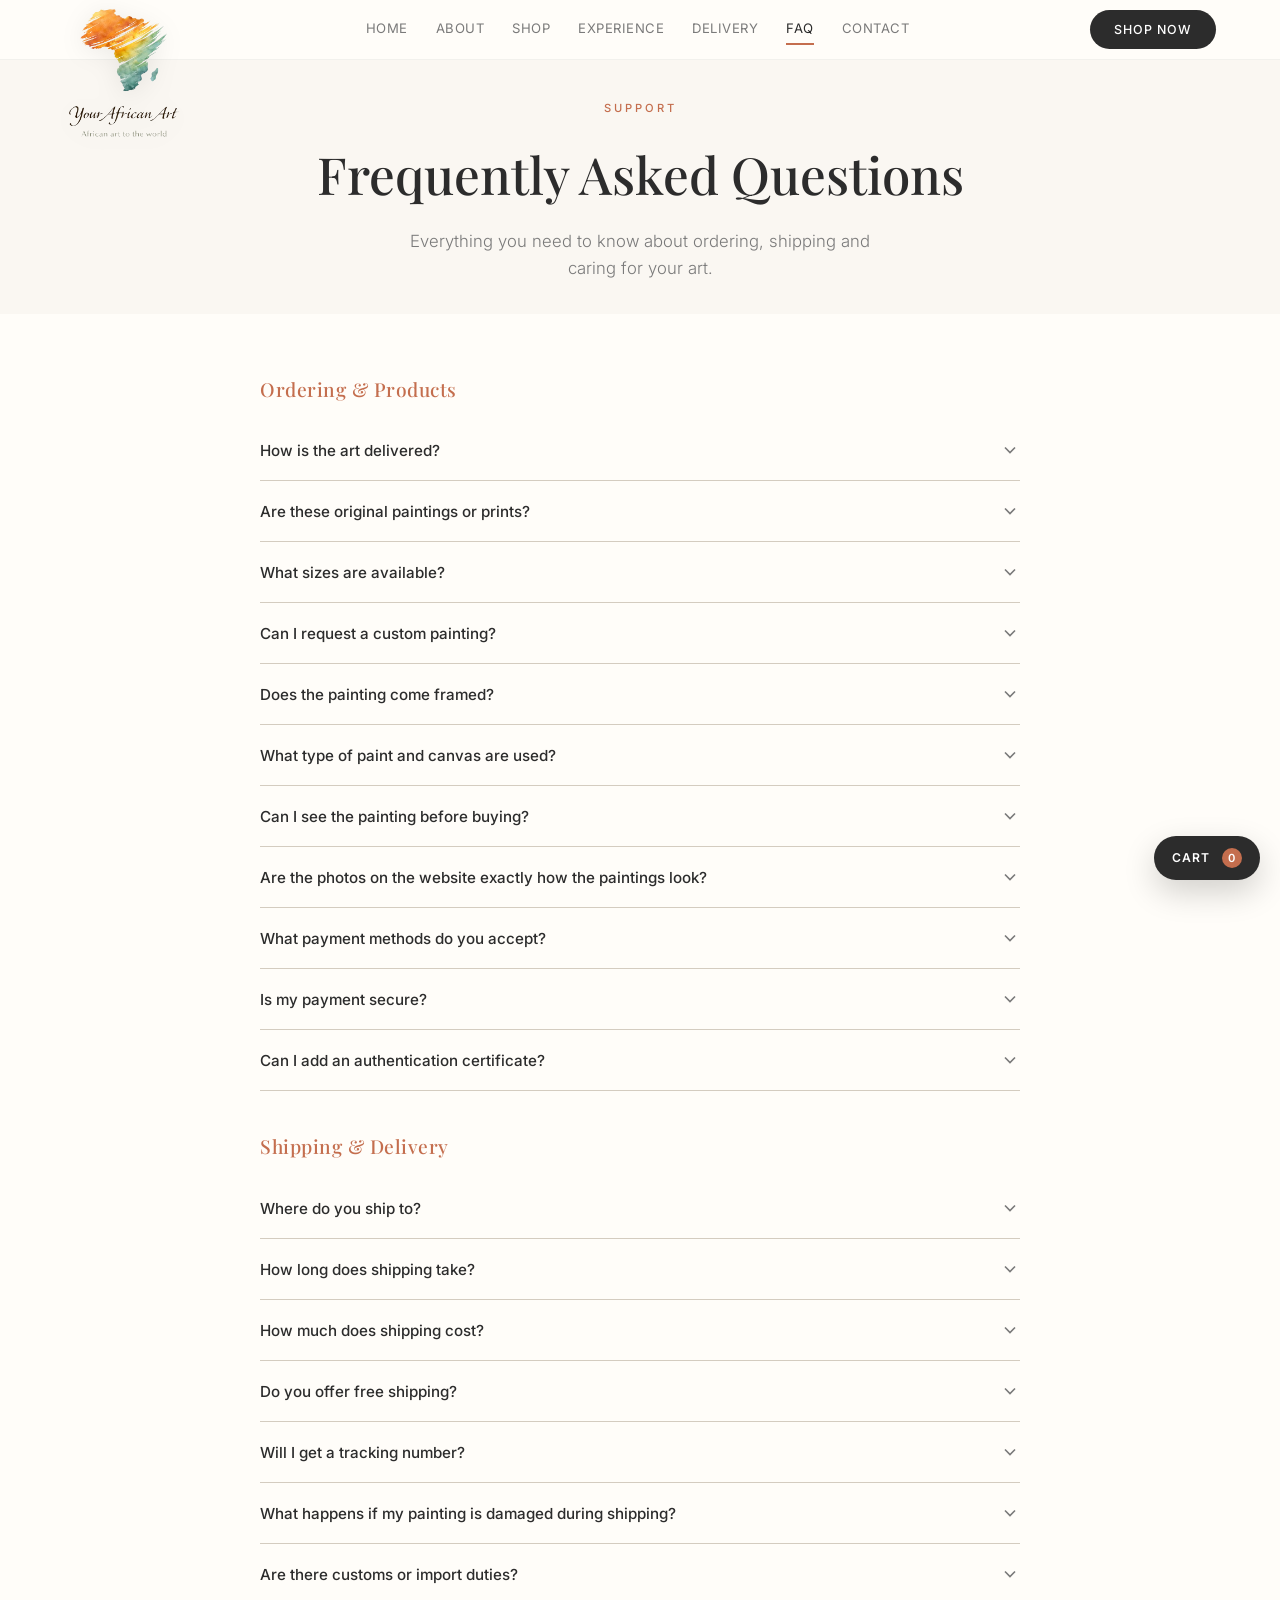
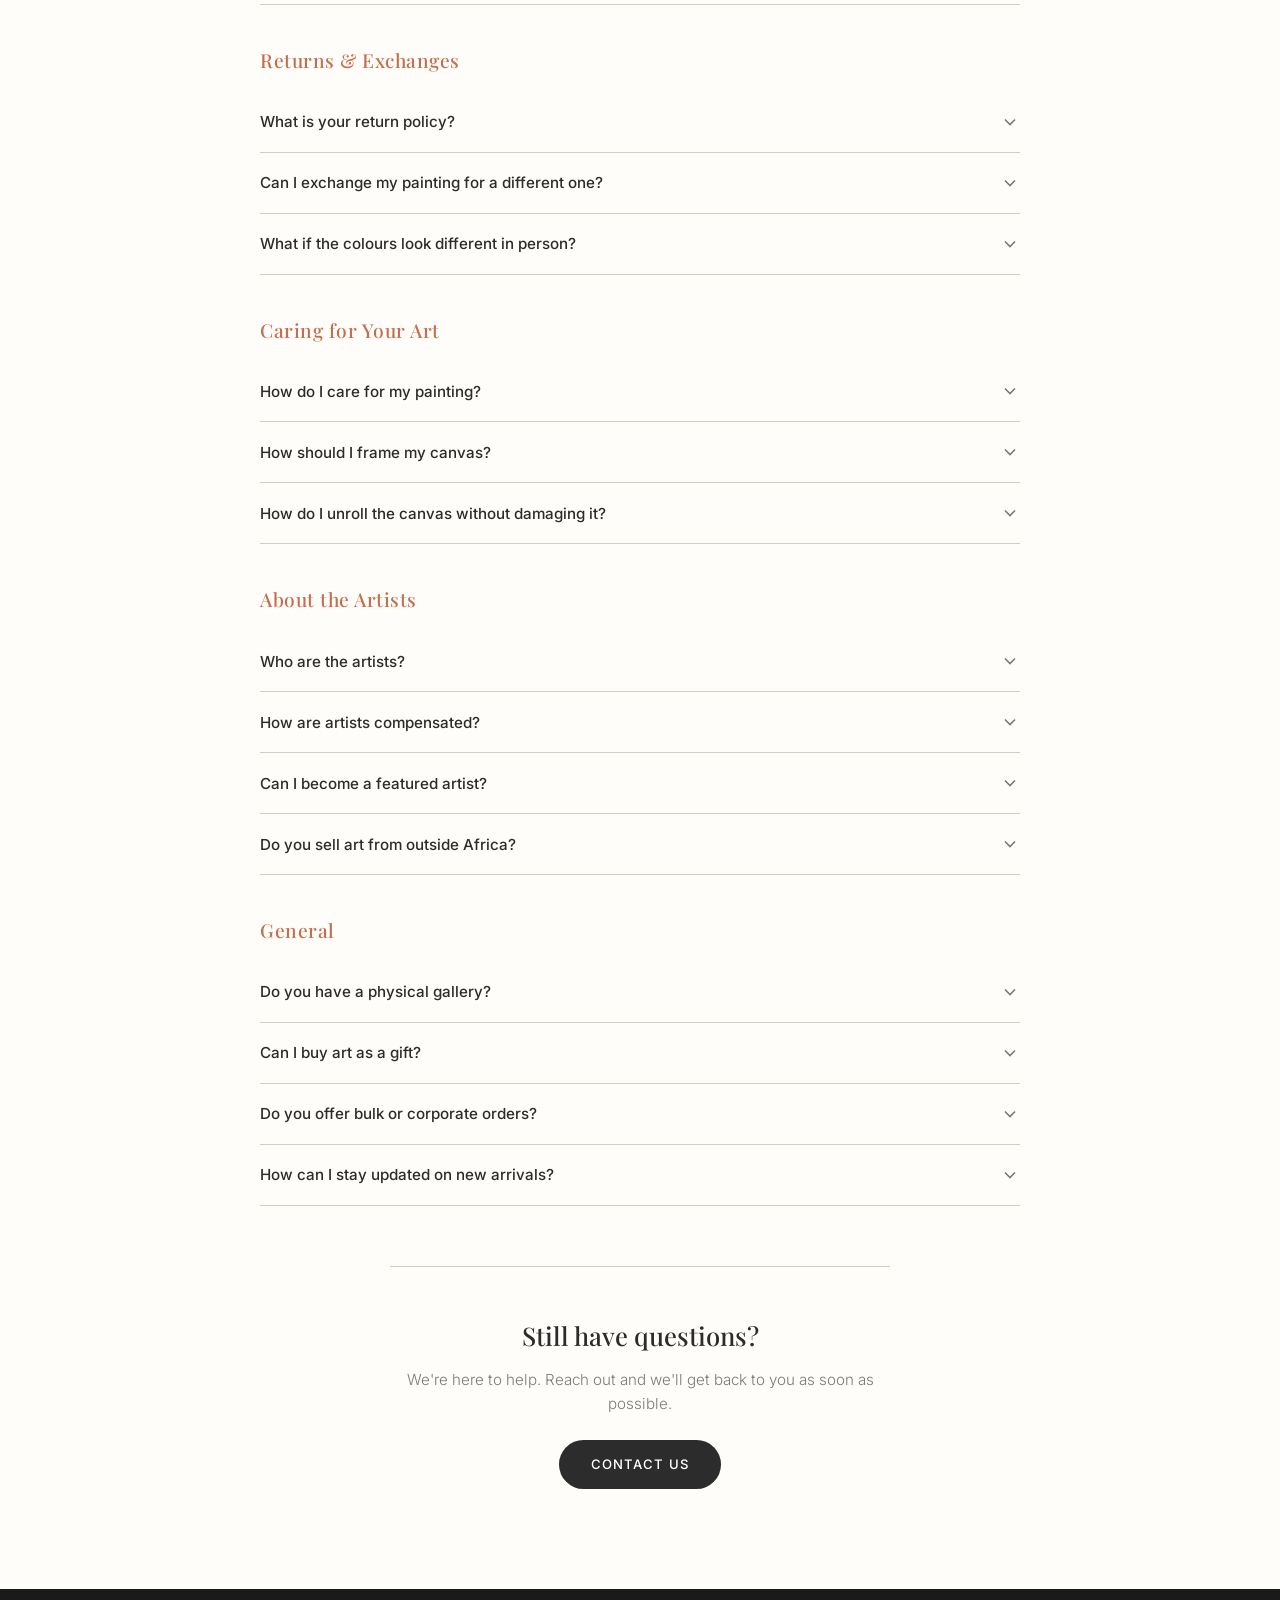
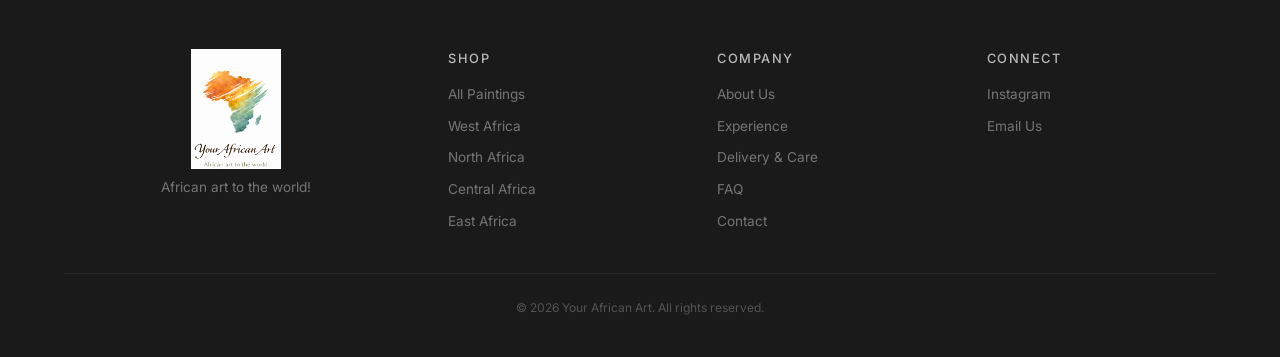
<file: faq.html>
<!DOCTYPE html>
<html lang="en">
<head>
<meta charset="UTF-8">
<meta name="viewport" content="width=device-width, initial-scale=1.0">
<title>FAQ | Your African Art</title>
<meta name="description" content="Frequently asked questions about ordering, shipping and caring for your African art from Your African Art.">
<link rel="preconnect" href="https://fonts.googleapis.com">
<link rel="preconnect" href="https://fonts.gstatic.com" crossorigin>
<link href="https://fonts.googleapis.com/css2?family=Inter:wght@300;400;500;600&family=Playfair+Display:wght@400;500;600;700&display=swap" rel="stylesheet">
<link rel="stylesheet" href="style.css">
<link rel="shortcut icon" href="favicon.ico?v=3" type="image/x-icon">
<link rel="icon" type="image/png" href="[data-uri]">
<link rel="icon" type="image/png" sizes="32x32" href="favicon-32.png?v=3">
<link rel="icon" type="image/png" sizes="16x16" href="favicon-16.png?v=3">
<link rel="apple-touch-icon" sizes="180x180" href="apple-touch-icon.png?v=3">
<link rel="mask-icon" href="mask-icon.svg" color="#C46E4E">
<link rel="icon" type="image/png" sizes="192x192" href="favicon-192.png?v=3">
</head>
<body>

<!-- NAV -->
<nav id="mainNav">
  <div class="nav-inner">
    <a href="index.html" class="nav-logo-link"><img src="images/logo-clear.png" alt="Your African Art" class="nav-logo"></a>
    <div class="nav-links">
      <a href="index.html">Home</a>
      <a href="about.html">About</a>
      <a href="shop.html">Shop</a>
      <a href="experience.html">Experience</a>
      <a href="delivery.html">Delivery</a>
      <a href="faq.html" class="active">FAQ</a>
      <a href="contact.html">Contact</a>
    </div>
    <a href="shop.html" class="nav-cta">Shop Now</a>
    <button class="hamburger" id="hamburger" aria-label="Menu">
      <span></span><span></span><span></span>
    </button>
  </div>
</nav>
<div class="mobile-menu" id="mobileMenu">
  <a href="index.html" onclick="closeMobile()">Home</a>
  <a href="about.html" onclick="closeMobile()">About</a>
  <a href="shop.html" onclick="closeMobile()">Shop</a>
  <a href="experience.html" onclick="closeMobile()">Experience</a>
  <a href="delivery.html" onclick="closeMobile()">Delivery</a>
  <a href="faq.html" class="active" onclick="closeMobile()">FAQ</a>
  <a href="contact.html" onclick="closeMobile()">Contact</a>
</div>

<!-- FAQ HEADER -->
<section class="page-header">
  <span class="section-tag fade-up">Support</span>
  <h1 class="fade-up">Frequently Asked Questions</h1>
  <p class="fade-up">Everything you need to know about ordering, shipping and caring for your art.</p>
</section>

<!-- FAQ CONTENT -->
<section class="faq-section">
  <div class="container">
    <div class="faq-list" id="faqList">

      <!-- ===== ORDERING & PRODUCTS ===== -->
      <div class="faq-category fade-up">
        <h2>Ordering &amp; Products</h2>
      </div>

      <div class="faq-item fade-up">
        <button class="faq-question" aria-expanded="false">
          <span>How is the art delivered?</span>
          <svg class="faq-chevron" width="20" height="20" viewBox="0 0 24 24" fill="none" stroke="currentColor" stroke-width="2"><polyline points="6 9 12 15 18 9"/></svg>
        </button>
        <div class="faq-answer">
          <p>Each painting is carefully rolled (paint side out) and shipped inside a <strong>custom-cut 2-inch PVC tube</strong>. PVC tubes are waterproof, crush-resistant, and protect the canvas throughout international transit. The tube length is cut to match your specific painting &mdash; see our <a href="delivery.html">Delivery &amp; Care page</a> for the full tube size reference and unpacking instructions.</p>
        </div>
      </div>

      <div class="faq-item fade-up">
        <button class="faq-question" aria-expanded="false">
          <span>Are these original paintings or prints?</span>
          <svg class="faq-chevron" width="20" height="20" viewBox="0 0 24 24" fill="none" stroke="currentColor" stroke-width="2"><polyline points="6 9 12 15 18 9"/></svg>
        </button>
        <div class="faq-answer">
          <p>Every painting on Your African Art is an <strong>original, hand-painted work</strong> created by artists across Africa. No prints, no reproductions, no mass-produced copies. Each piece is one of a kind.</p>
        </div>
      </div>

      <div class="faq-item fade-up">
        <button class="faq-question" aria-expanded="false">
          <span>What sizes are available?</span>
          <svg class="faq-chevron" width="20" height="20" viewBox="0 0 24 24" fill="none" stroke="currentColor" stroke-width="2"><polyline points="6 9 12 15 18 9"/></svg>
        </button>
        <div class="faq-answer">
          <p>Sizes vary by painting and are listed on each product page. Most pieces range from 40 &times; 60 cm to 90 &times; 120 cm. If you need a specific size or have a custom request, reach out via the <a href="contact.html">contact page</a>.</p>
        </div>
      </div>

      <div class="faq-item fade-up">
        <button class="faq-question" aria-expanded="false">
          <span>Can I request a custom painting?</span>
          <svg class="faq-chevron" width="20" height="20" viewBox="0 0 24 24" fill="none" stroke="currentColor" stroke-width="2"><polyline points="6 9 12 15 18 9"/></svg>
        </button>
        <div class="faq-answer">
          <p>Absolutely. We work with talented artists who can create custom pieces based on your preferences &mdash; style, colour palette, size, and subject matter. Get in touch via our <a href="contact.html">contact form</a> and we'll connect you with the right artist.</p>
        </div>
      </div>

      <div class="faq-item fade-up">
        <button class="faq-question" aria-expanded="false">
          <span>Does the painting come framed?</span>
          <svg class="faq-chevron" width="20" height="20" viewBox="0 0 24 24" fill="none" stroke="currentColor" stroke-width="2"><polyline points="6 9 12 15 18 9"/></svg>
        </button>
        <div class="faq-answer">
          <p>No, paintings are shipped as <strong>unframed canvas</strong> rolled inside a PVC tube. This keeps shipping safer and more affordable. You can stretch and frame it yourself (we have a <a href="delivery.html#mounting">step-by-step guide</a>) or take it to any local framing shop &mdash; typically $20&ndash;$60 depending on size.</p>
        </div>
      </div>

      <div class="faq-item fade-up">
        <button class="faq-question" aria-expanded="false">
          <span>What type of paint and canvas are used?</span>
          <svg class="faq-chevron" width="20" height="20" viewBox="0 0 24 24" fill="none" stroke="currentColor" stroke-width="2"><polyline points="6 9 12 15 18 9"/></svg>
        </button>
        <div class="faq-answer">
          <p>Most of our paintings are created using acrylic or oil paints on cotton or linen canvas. The specific medium is noted on each product page. All materials are professional grade and built to last.</p>
        </div>
      </div>

      <div class="faq-item fade-up">
        <button class="faq-question" aria-expanded="false">
          <span>Can I see the painting before buying?</span>
          <svg class="faq-chevron" width="20" height="20" viewBox="0 0 24 24" fill="none" stroke="currentColor" stroke-width="2"><polyline points="6 9 12 15 18 9"/></svg>
        </button>
        <div class="faq-answer">
          <p>We provide high-resolution photos of every painting on the site. You can also visit our <a href="experience.html">Experience page</a> to see how each piece looks staged in a real room. If you'd like additional photos or a video of a specific painting, just ask and we'll send them over.</p>
        </div>
      </div>

      <div class="faq-item fade-up">
        <button class="faq-question" aria-expanded="false">
          <span>Are the photos on the website exactly how the paintings look?</span>
          <svg class="faq-chevron" width="20" height="20" viewBox="0 0 24 24" fill="none" stroke="currentColor" stroke-width="2"><polyline points="6 9 12 15 18 9"/></svg>
        </button>
        <div class="faq-answer">
          <p>All photos on our website are optimised for web viewing &mdash; this includes removing any creases or folds that may appear from shipping or storage. Other than that, every photo is exactly as the artist painted it. We do not alter colours, add filters, or digitally enhance the artwork in any way. What you see is a faithful representation of the original piece.</p>
        </div>
      </div>

      <div class="faq-item fade-up">
        <button class="faq-question" aria-expanded="false">
          <span>What payment methods do you accept?</span>
          <svg class="faq-chevron" width="20" height="20" viewBox="0 0 24 24" fill="none" stroke="currentColor" stroke-width="2"><polyline points="6 9 12 15 18 9"/></svg>
        </button>
        <div class="faq-answer">
          <p>We accept secure online payments through PayPal for international orders and Paystack for local NGN checkout where available. All transactions are handled by established payment providers.</p>
        </div>
      </div>

      <div class="faq-item fade-up">
        <button class="faq-question" aria-expanded="false">
          <span>Is my payment secure?</span>
          <svg class="faq-chevron" width="20" height="20" viewBox="0 0 24 24" fill="none" stroke="currentColor" stroke-width="2"><polyline points="6 9 12 15 18 9"/></svg>
        </button>
        <div class="faq-answer">
          <p>Yes. Payment details are processed by secure third-party checkout providers. Your financial information is never stored on our servers.</p>
        </div>
      </div>

      <div class="faq-item fade-up">
        <button class="faq-question" aria-expanded="false">
          <span>Can I add an authentication certificate?</span>
          <svg class="faq-chevron" width="20" height="20" viewBox="0 0 24 24" fill="none" stroke="currentColor" stroke-width="2"><polyline points="6 9 12 15 18 9"/></svg>
        </button>
        <div class="faq-answer">
          <p>Yes. At checkout you can add an optional painting authentication certificate per painting. Nigeria checkout shows the certificate fee in Naira only; international checkout shows the local currency equivalent of $20. We arrange certificate review through either the Nigerian National Museum, Onikan, Lagos, or Nike Art Gallery, Lekki, Lagos. Certificate requests can add a little time before dispatch because the painting must be reviewed before it ships.</p>
          <p>The Nigerian National Museum in Onikan is part of Nigeria's National Commission for Museums and Monuments, the federal body responsible for preserving and presenting Nigeria's cultural heritage. Nike Art Gallery in Lekki is one of Lagos's best-known art institutions, connected to Nike Art Foundation and its long-running work with Nigerian and African artists, workshops, and galleries.</p>
        </div>
      </div>

      <!-- ===== SHIPPING & DELIVERY ===== -->
      <div class="faq-category fade-up">
        <h2>Shipping &amp; Delivery</h2>
      </div>

      <div class="faq-item fade-up">
        <button class="faq-question" aria-expanded="false">
          <span>Where do you ship to?</span>
          <svg class="faq-chevron" width="20" height="20" viewBox="0 0 24 24" fill="none" stroke="currentColor" stroke-width="2"><polyline points="6 9 12 15 18 9"/></svg>
        </button>
        <div class="faq-answer">
          <p>We ship worldwide. Our primary markets are the UK, US, Canada, and across Europe, but we deliver anywhere with a postal address.</p>
        </div>
      </div>

      <div class="faq-item fade-up">
        <button class="faq-question" aria-expanded="false">
          <span>How long does shipping take?</span>
          <svg class="faq-chevron" width="20" height="20" viewBox="0 0 24 24" fill="none" stroke="currentColor" stroke-width="2"><polyline points="6 9 12 15 18 9"/></svg>
        </button>
        <div class="faq-answer">
          <p>International delivery typically takes <strong>7&ndash;14 business days</strong> depending on your location. Lagos and Abuja delivery is arranged locally after payment. You'll receive tracking or delivery coordination details once your order ships.</p>
        </div>
      </div>

      <div class="faq-item fade-up">
        <button class="faq-question" aria-expanded="false">
          <span>How much does shipping cost?</span>
          <svg class="faq-chevron" width="20" height="20" viewBox="0 0 24 24" fill="none" stroke="currentColor" stroke-width="2"><polyline points="6 9 12 15 18 9"/></svg>
        </button>
        <div class="faq-answer">
          <p>International shipping is calculated by delivery country, tube size, and DHL-style chargeable weight. Each painting is rolled into a 2-inch PVC tube; the checkout estimates the tube package from the painting dimensions, handling margin, and shipment weight, then shows the total in your selected country's currency. PayPal will show the final conversion before you pay. Local delivery within Lagos or Abuja is <strong>NGN 10,000</strong>. Other delivery locations can be quoted before payment.</p>
        </div>
      </div>

      <div class="faq-item fade-up">
        <button class="faq-question" aria-expanded="false">
          <span>Do you offer free shipping?</span>
          <svg class="faq-chevron" width="20" height="20" viewBox="0 0 24 24" fill="none" stroke="currentColor" stroke-width="2"><polyline points="6 9 12 15 18 9"/></svg>
        </button>
        <div class="faq-answer">
          <p>We periodically offer free shipping promotions. Follow us on <a href="https://instagram.com/yourafricanart" target="_blank">Instagram</a> or sign up to our mailing list to be the first to know about deals.</p>
        </div>
      </div>

      <div class="faq-item fade-up">
        <button class="faq-question" aria-expanded="false">
          <span>Will I get a tracking number?</span>
          <svg class="faq-chevron" width="20" height="20" viewBox="0 0 24 24" fill="none" stroke="currentColor" stroke-width="2"><polyline points="6 9 12 15 18 9"/></svg>
        </button>
        <div class="faq-answer">
          <p>Yes. Once your order is dispatched, you'll receive an email with your tracking number and a link to track your package in real time.</p>
        </div>
      </div>

      <div class="faq-item fade-up">
        <button class="faq-question" aria-expanded="false">
          <span>What happens if my painting is damaged during shipping?</span>
          <svg class="faq-chevron" width="20" height="20" viewBox="0 0 24 24" fill="none" stroke="currentColor" stroke-width="2"><polyline points="6 9 12 15 18 9"/></svg>
        </button>
        <div class="faq-answer">
          <p>If your painting arrives damaged, contact us within <strong>48 hours</strong> with photos of the damage. We'll arrange a replacement or full refund &mdash; no hassle.</p>
        </div>
      </div>

      <div class="faq-item fade-up">
        <button class="faq-question" aria-expanded="false">
          <span>Are there customs or import duties?</span>
          <svg class="faq-chevron" width="20" height="20" viewBox="0 0 24 24" fill="none" stroke="currentColor" stroke-width="2"><polyline points="6 9 12 15 18 9"/></svg>
        </button>
        <div class="faq-answer">
          <p>Import duties and taxes vary by country and are the responsibility of the buyer. Original artworks may qualify for duty exemptions in some countries. Check with your local customs office for specifics.</p>
        </div>
      </div>

      <!-- ===== RETURNS & EXCHANGES ===== -->
      <div class="faq-category fade-up">
        <h2>Returns &amp; Exchanges</h2>
      </div>

      <div class="faq-item fade-up">
        <button class="faq-question" aria-expanded="false">
          <span>What is your return policy?</span>
          <svg class="faq-chevron" width="20" height="20" viewBox="0 0 24 24" fill="none" stroke="currentColor" stroke-width="2"><polyline points="6 9 12 15 18 9"/></svg>
        </button>
        <div class="faq-answer">
          <p>If your painting arrives damaged, contact us within 48 hours with photos for a replacement or full refund. As each piece is an original artwork, we do not accept returns for change of mind. We're always happy to help you find the right piece before you buy.</p>
        </div>
      </div>

      <div class="faq-item fade-up">
        <button class="faq-question" aria-expanded="false">
          <span>Can I exchange my painting for a different one?</span>
          <svg class="faq-chevron" width="20" height="20" viewBox="0 0 24 24" fill="none" stroke="currentColor" stroke-width="2"><polyline points="6 9 12 15 18 9"/></svg>
        </button>
        <div class="faq-answer">
          <p>Because every painting is a unique original, exchanges are handled on a case-by-case basis. Contact us and we'll do our best to find a solution that works for you.</p>
        </div>
      </div>

      <div class="faq-item fade-up">
        <button class="faq-question" aria-expanded="false">
          <span>What if the colours look different in person?</span>
          <svg class="faq-chevron" width="20" height="20" viewBox="0 0 24 24" fill="none" stroke="currentColor" stroke-width="2"><polyline points="6 9 12 15 18 9"/></svg>
        </button>
        <div class="faq-answer">
          <p>We photograph all paintings in natural light and keep editing to a minimum so what you see is as close as possible to the real piece. Slight variations can occur due to screen settings. If you'd like additional photos or a video in different lighting, just ask before purchasing.</p>
        </div>
      </div>

      <!-- ===== CARING FOR YOUR ART ===== -->
      <div class="faq-category fade-up">
        <h2>Caring for Your Art</h2>
      </div>

      <div class="faq-item fade-up">
        <button class="faq-question" aria-expanded="false">
          <span>How do I care for my painting?</span>
          <svg class="faq-chevron" width="20" height="20" viewBox="0 0 24 24" fill="none" stroke="currentColor" stroke-width="2"><polyline points="6 9 12 15 18 9"/></svg>
        </button>
        <div class="faq-answer">
          <p>Keep your painting away from direct sunlight and high humidity. Dust gently with a soft, dry cloth. Avoid touching the painted surface directly. If stretched and framed, hang on a secure wall hook away from heat sources and moisture.</p>
        </div>
      </div>

      <div class="faq-item fade-up">
        <button class="faq-question" aria-expanded="false">
          <span>How should I frame my canvas?</span>
          <svg class="faq-chevron" width="20" height="20" viewBox="0 0 24 24" fill="none" stroke="currentColor" stroke-width="2"><polyline points="6 9 12 15 18 9"/></svg>
        </button>
        <div class="faq-answer">
          <p>Take your canvas to any local framing shop to have it stretched onto wooden stretcher bars (typically $20&ndash;$60). You can also <strong>do it yourself</strong> &mdash; we have a full step-by-step DIY stretching guide on our <a href="delivery.html">Delivery &amp; Care page</a>, covering gallery wraps, pin mounting, and other creative display options.</p>
        </div>
      </div>

      <div class="faq-item fade-up">
        <button class="faq-question" aria-expanded="false">
          <span>How do I unroll the canvas without damaging it?</span>
          <svg class="faq-chevron" width="20" height="20" viewBox="0 0 24 24" fill="none" stroke="currentColor" stroke-width="2"><polyline points="6 9 12 15 18 9"/></svg>
        </button>
        <div class="faq-answer">
          <p>Remove the end caps from the PVC tube carefully (avoid using sharp blades near the opening). Slide the canvas out gently and lay it flat, paint side up, on a clean surface. Place soft weights on the corners and let it relax for 24&ndash;48 hours. Any minor curl will flatten naturally. <strong>Never iron or apply direct heat to the painted surface.</strong> For detailed step-by-step instructions, see our <a href="delivery.html">Delivery &amp; Care page</a>.</p>
        </div>
      </div>

      <!-- ===== ABOUT THE ARTISTS ===== -->
      <div class="faq-category fade-up">
        <h2>About the Artists</h2>
      </div>

      <div class="faq-item fade-up">
        <button class="faq-question" aria-expanded="false">
          <span>Who are the artists?</span>
          <svg class="faq-chevron" width="20" height="20" viewBox="0 0 24 24" fill="none" stroke="currentColor" stroke-width="2"><polyline points="6 9 12 15 18 9"/></svg>
        </button>
        <div class="faq-answer">
          <p>We work with independent artists across Africa &mdash; from Nigeria and Morocco to Kenya, Zimbabwe, Uganda, and Malawi. Each artist brings their own style, culture, and story to the canvas.</p>
        </div>
      </div>

      <div class="faq-item fade-up">
        <button class="faq-question" aria-expanded="false">
          <span>How are artists compensated?</span>
          <svg class="faq-chevron" width="20" height="20" viewBox="0 0 24 24" fill="none" stroke="currentColor" stroke-width="2"><polyline points="6 9 12 15 18 9"/></svg>
        </button>
        <div class="faq-answer">
          <p>Artists receive the majority share of every sale. We believe in fair compensation and building long-term partnerships that support creative livelihoods across the continent.</p>
        </div>
      </div>

      <div class="faq-item fade-up">
        <button class="faq-question" aria-expanded="false">
          <span>Can I become a featured artist?</span>
          <svg class="faq-chevron" width="20" height="20" viewBox="0 0 24 24" fill="none" stroke="currentColor" stroke-width="2"><polyline points="6 9 12 15 18 9"/></svg>
        </button>
        <div class="faq-answer">
          <p>Yes! We're always looking for talented African artists. Head to our <a href="contact.html">contact page</a> and share your portfolio. We'd love to see your work.</p>
        </div>
      </div>

      <div class="faq-item fade-up">
        <button class="faq-question" aria-expanded="false">
          <span>Do you sell art from outside Africa?</span>
          <svg class="faq-chevron" width="20" height="20" viewBox="0 0 24 24" fill="none" stroke="currentColor" stroke-width="2"><polyline points="6 9 12 15 18 9"/></svg>
        </button>
        <div class="faq-answer">
          <p>Our focus is exclusively on art from the African continent. Every piece on our platform is created by an artist based in Africa, ensuring authenticity and supporting local creative economies.</p>
        </div>
      </div>

      <!-- ===== GENERAL ===== -->
      <div class="faq-category fade-up">
        <h2>General</h2>
      </div>

      <div class="faq-item fade-up">
        <button class="faq-question" aria-expanded="false">
          <span>Do you have a physical gallery?</span>
          <svg class="faq-chevron" width="20" height="20" viewBox="0 0 24 24" fill="none" stroke="currentColor" stroke-width="2"><polyline points="6 9 12 15 18 9"/></svg>
        </button>
        <div class="faq-answer">
          <p>We are currently an online-only gallery. This allows us to keep prices accessible while reaching art lovers worldwide. Follow us on Instagram for any pop-up event announcements.</p>
        </div>
      </div>

      <div class="faq-item fade-up">
        <button class="faq-question" aria-expanded="false">
          <span>Can I buy art as a gift?</span>
          <svg class="faq-chevron" width="20" height="20" viewBox="0 0 24 24" fill="none" stroke="currentColor" stroke-width="2"><polyline points="6 9 12 15 18 9"/></svg>
        </button>
        <div class="faq-answer">
          <p>Of course! At checkout you can add a different shipping address. If you'd like us to include a personalised note or gift wrapping, mention it in the order notes and we'll take care of it.</p>
        </div>
      </div>

      <div class="faq-item fade-up">
        <button class="faq-question" aria-expanded="false">
          <span>Do you offer bulk or corporate orders?</span>
          <svg class="faq-chevron" width="20" height="20" viewBox="0 0 24 24" fill="none" stroke="currentColor" stroke-width="2"><polyline points="6 9 12 15 18 9"/></svg>
        </button>
        <div class="faq-answer">
          <p>Yes. We work with hotels, restaurants, offices, and interior designers to source original African art in bulk. <a href="contact.html">Contact us</a> for custom quotes and volume pricing.</p>
        </div>
      </div>

      <div class="faq-item fade-up">
        <button class="faq-question" aria-expanded="false">
          <span>How can I stay updated on new arrivals?</span>
          <svg class="faq-chevron" width="20" height="20" viewBox="0 0 24 24" fill="none" stroke="currentColor" stroke-width="2"><polyline points="6 9 12 15 18 9"/></svg>
        </button>
        <div class="faq-answer">
          <p>Follow us on <a href="https://instagram.com/yourafricanart" target="_blank">Instagram @yourafricanart</a> and sign up for our email list on the homepage. We announce new pieces, artist spotlights, and exclusive offers there first.</p>
        </div>
      </div>

    </div>

    <!-- Still have questions? -->
    <div class="faq-footer fade-up">
      <h2>Still have questions?</h2>
      <p>We're here to help. Reach out and we'll get back to you as soon as possible.</p>
      <a href="contact.html" class="btn btn-primary">Contact Us</a>
    </div>
  </div>
</section>

<footer>
  <div class="container">
    <div class="footer-grid">
      <div class="footer-brand">
        <img src="images/logo.png" alt="Your African Art" class="footer-logo-img">
        <p>African art to the world!</p>
      </div>
      <div class="footer-col">
        <h4>Shop</h4>
        <a href="shop.html">All Paintings</a>
        <a href="shop.html#west-africa">West Africa</a>
        <a href="shop.html#north-africa">North Africa</a>
        <a href="shop.html#central-africa">Central Africa</a>
        <a href="shop.html#east-africa">East Africa</a>
      </div>
      <div class="footer-col">
        <h4>Company</h4>
        <a href="about.html">About Us</a>
        <a href="experience.html">Experience</a>
        <a href="delivery.html">Delivery &amp; Care</a>
        <a href="faq.html">FAQ</a>
        <a href="contact.html">Contact</a>
      </div>
      <div class="footer-col">
        <h4>Connect</h4>
        <a href="https://instagram.com/yourafricanart" target="_blank">Instagram</a>
        <a href="mailto:hello@yourafricanart.com">Email Us</a>
      </div>
    </div>
    <div class="footer-divider"></div>
    <p class="footer-bottom">&copy; 2026 Your African Art. All rights reserved.</p>
  </div>
</footer>

<script>
// FAQ accordion — click to toggle
document.querySelectorAll('.faq-question').forEach(btn => {
  btn.addEventListener('click', () => {
    const item = btn.closest('.faq-item');
    const isOpen = item.classList.contains('open');

    // Close all others
    document.querySelectorAll('.faq-item.open').forEach(el => {
      el.classList.remove('open');
      el.querySelector('.faq-question').setAttribute('aria-expanded', 'false');
    });

    // Toggle current
    if (!isOpen) {
      item.classList.add('open');
      btn.setAttribute('aria-expanded', 'true');
    }
  });
});
</script>
<script src="shared.js"></script>
</body>
</html>
</file>
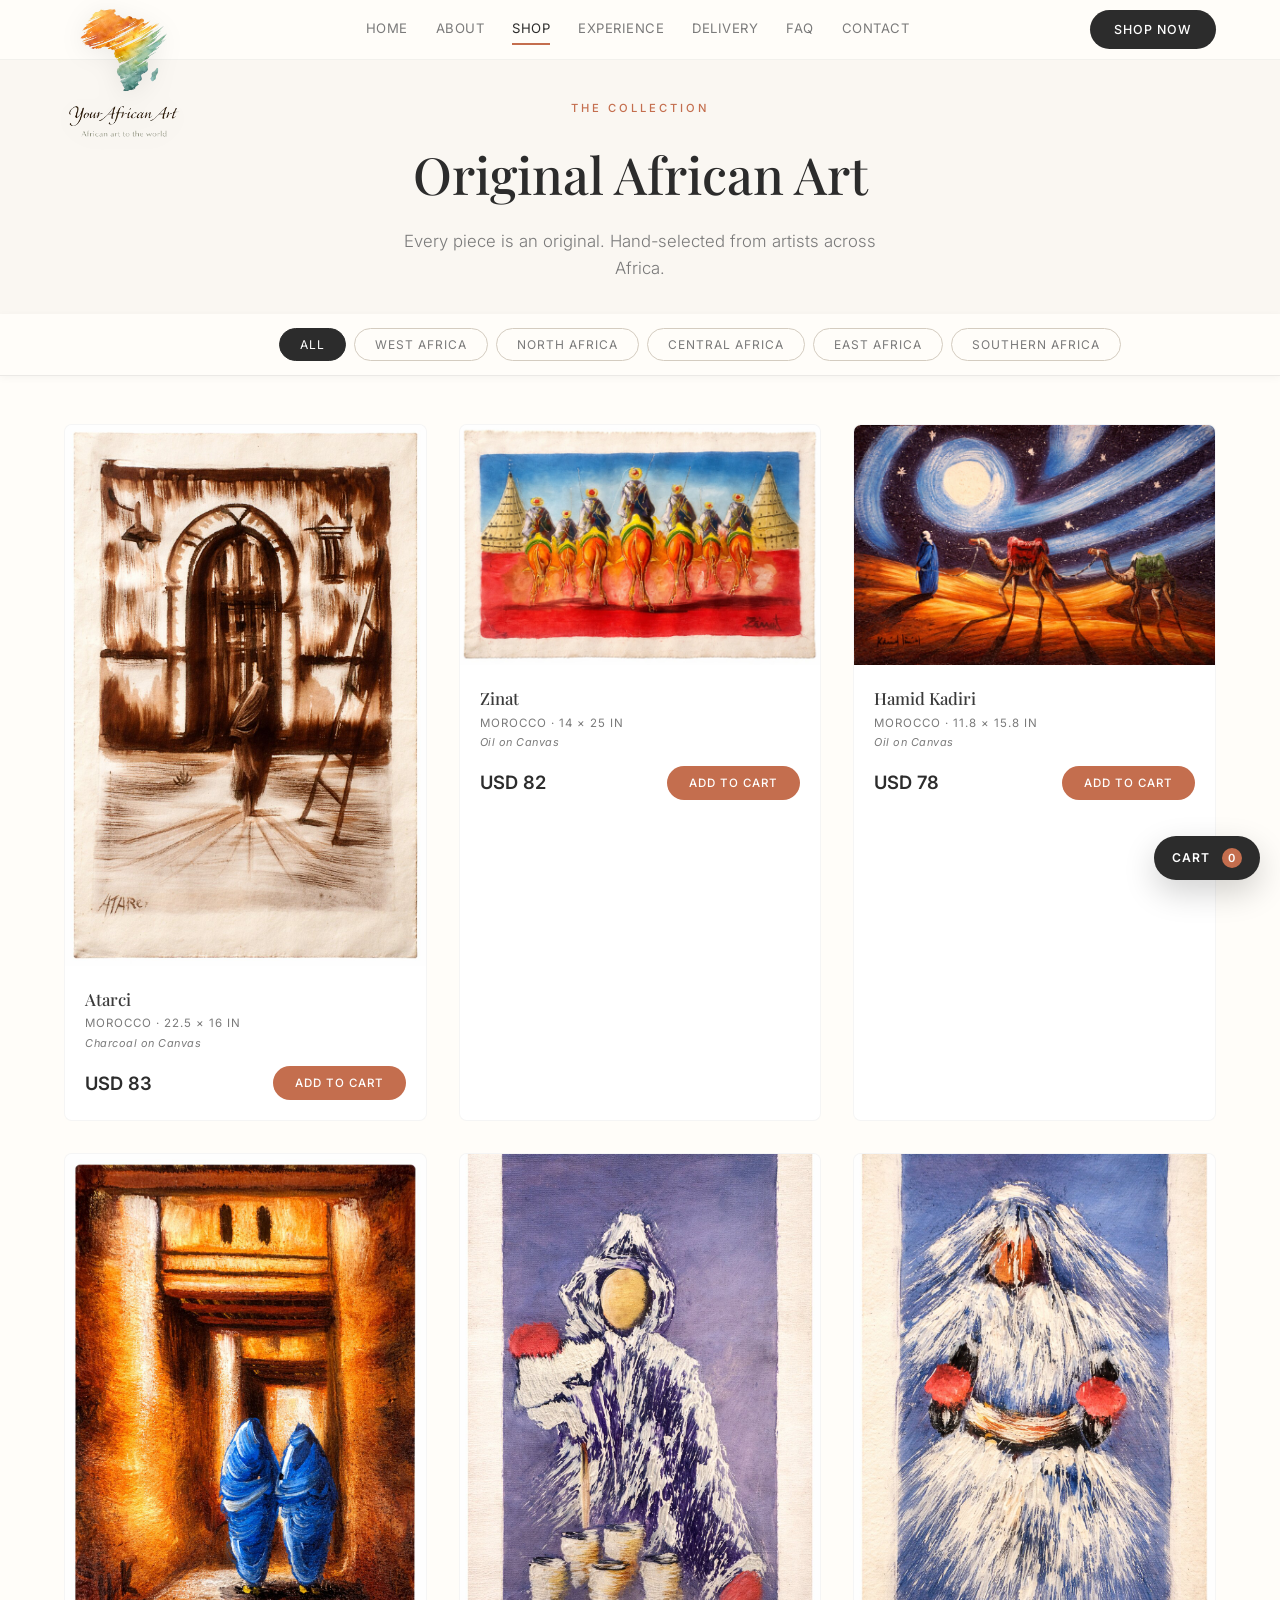
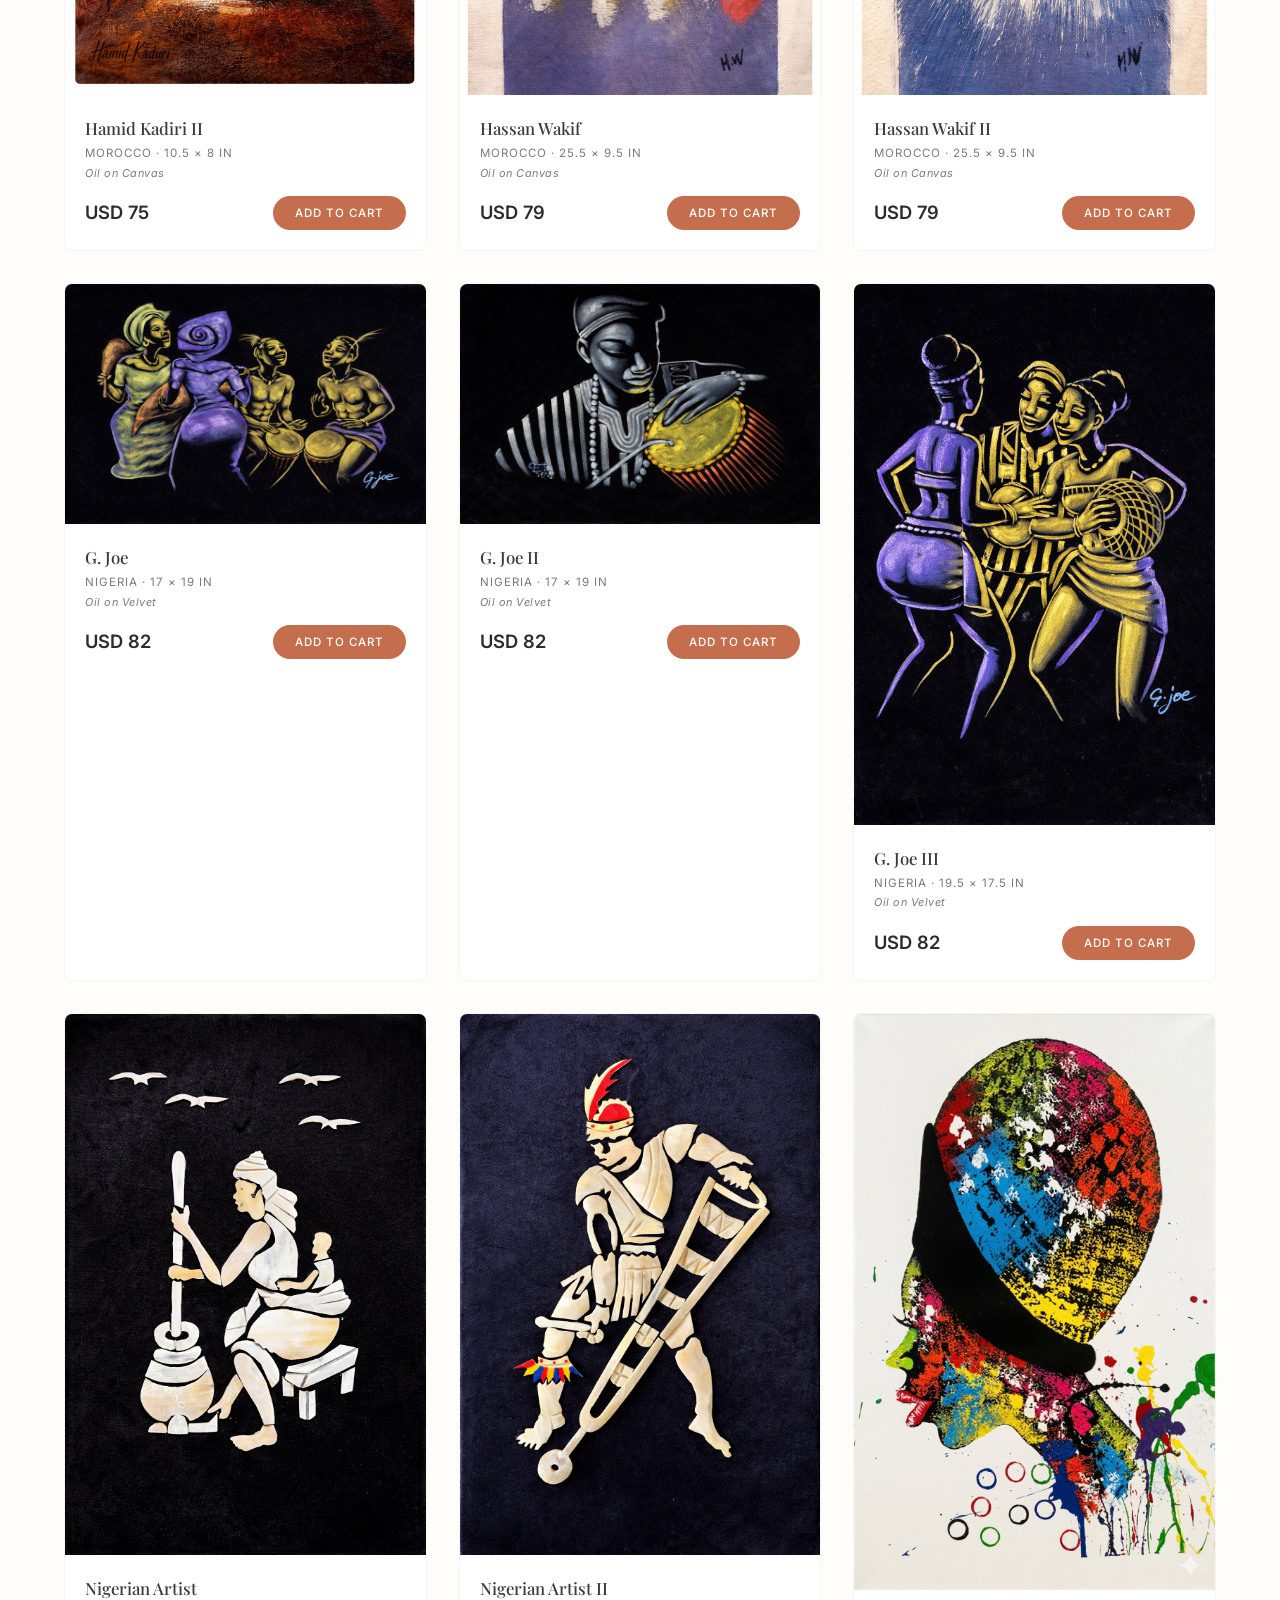
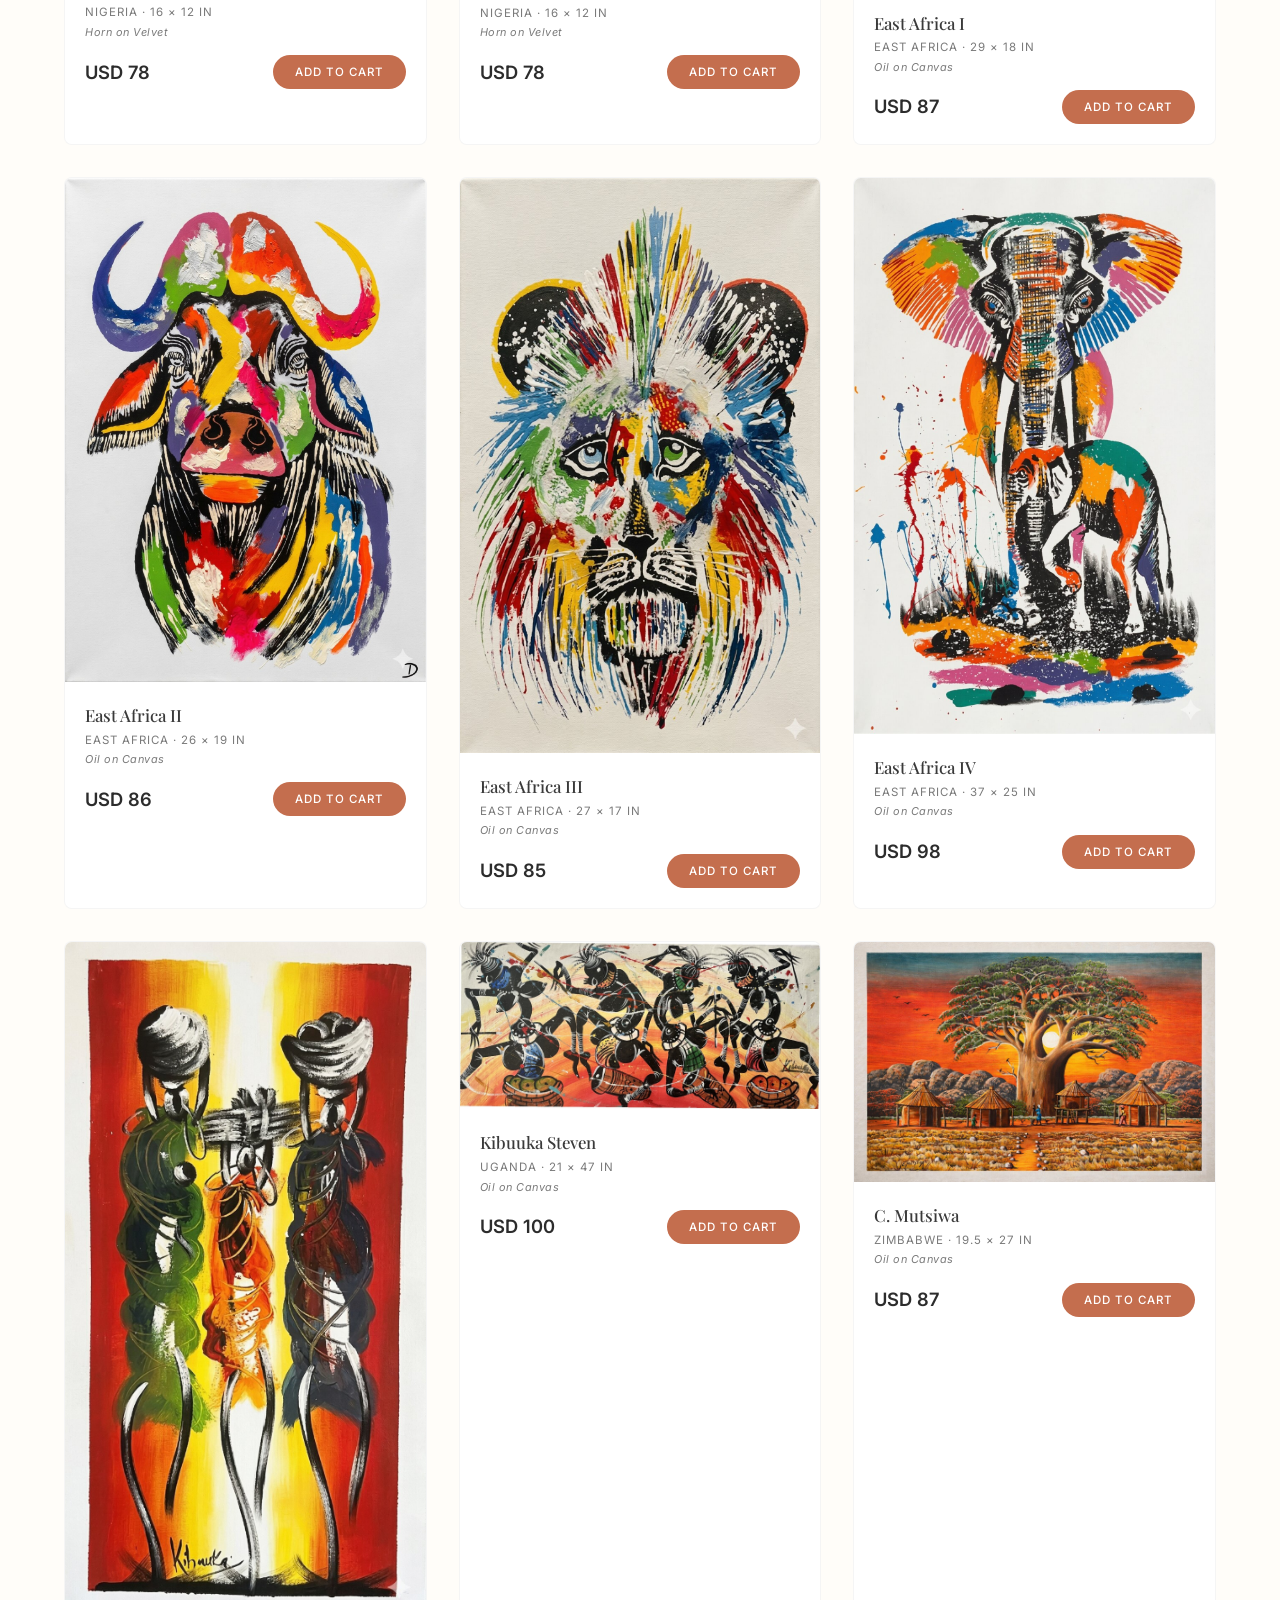
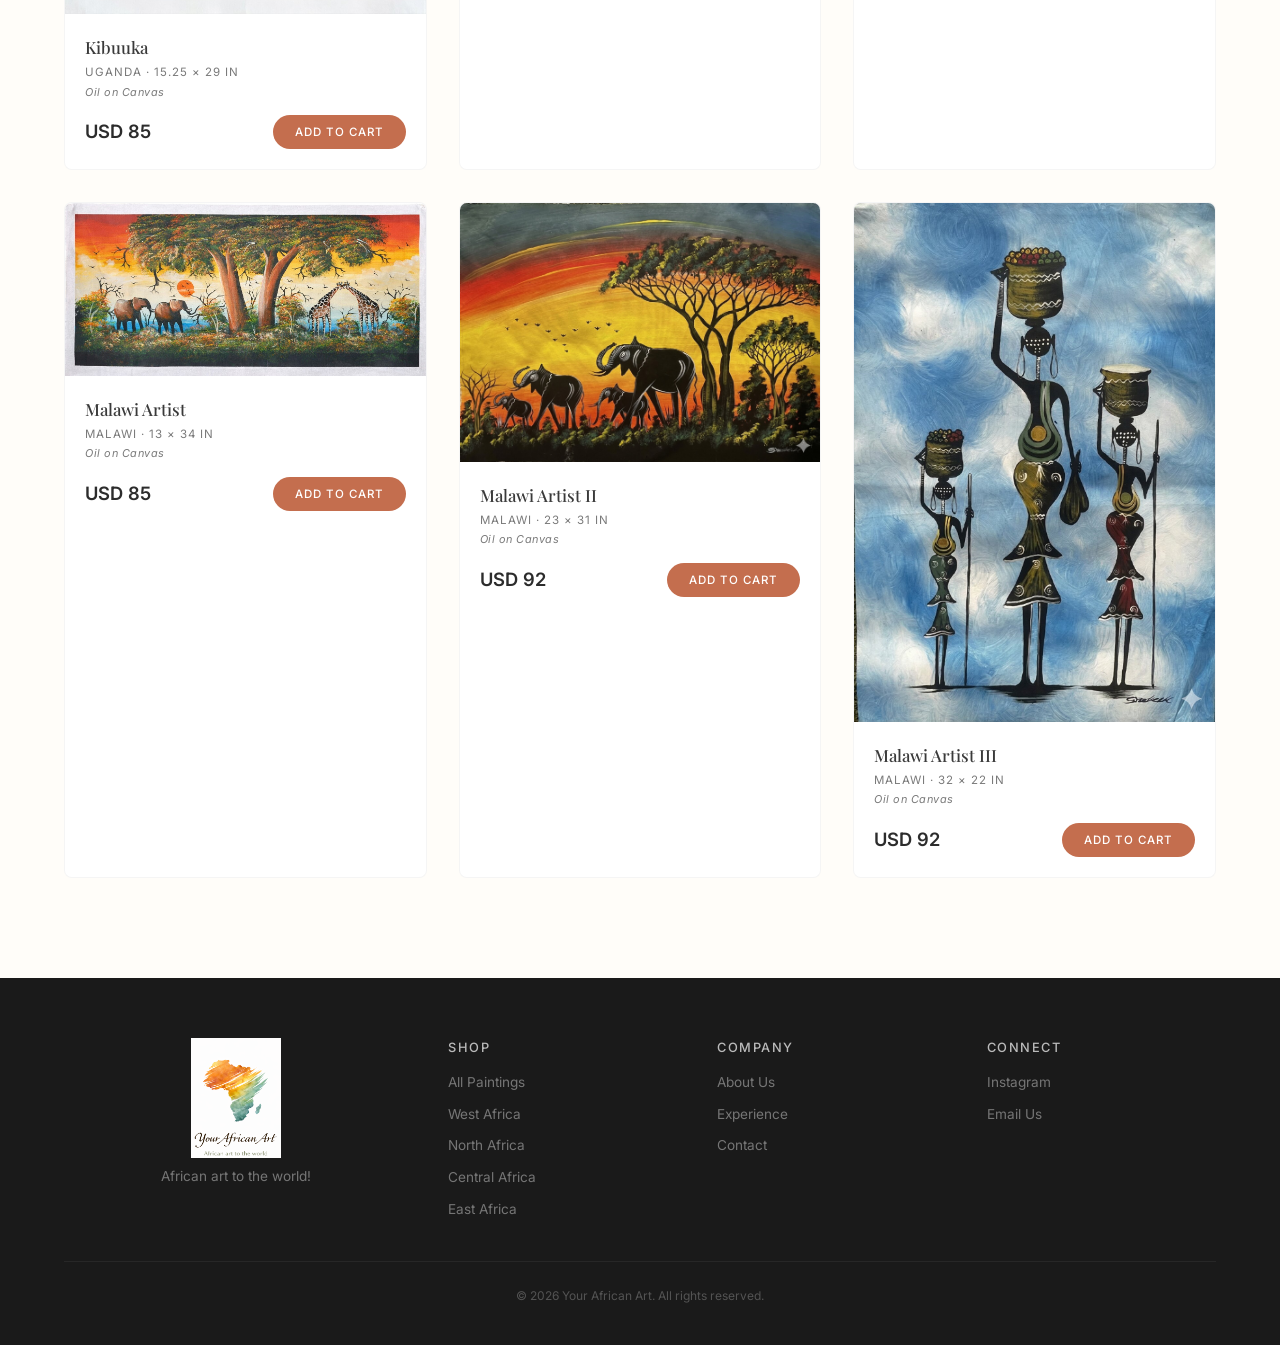
<file: shop.html>
<!DOCTYPE html>
<html lang="en">
<head>
<meta charset="UTF-8">
<meta name="viewport" content="width=device-width, initial-scale=1.0">
<title>Shop | Your African Art</title>
<meta name="description" content="Browse and buy original African paintings. Curated art from Nigeria, Morocco, Zimbabwe, Kenya, Uganda and Malawi.">
<link rel="preconnect" href="https://fonts.googleapis.com">
<link rel="preconnect" href="https://fonts.gstatic.com" crossorigin>
<link href="https://fonts.googleapis.com/css2?family=Inter:wght@300;400;500;600&family=Playfair+Display:wght@400;500;600;700&display=swap" rel="stylesheet">
<link rel="stylesheet" href="style.css">
<link rel="shortcut icon" href="favicon.ico?v=3" type="image/x-icon">
<link rel="icon" type="image/png" href="[data-uri]">
<link rel="icon" type="image/png" sizes="32x32" href="favicon-32.png?v=3">
<link rel="icon" type="image/png" sizes="16x16" href="favicon-16.png?v=3">
<link rel="apple-touch-icon" sizes="180x180" href="apple-touch-icon.png?v=3">
<link rel="mask-icon" href="mask-icon.svg" color="#C46E4E">
<link rel="icon" type="image/png" sizes="192x192" href="favicon-192.png?v=3">
</head>
<body>

<!-- NAV -->
<nav id="mainNav">
  <div class="nav-inner">
    <a href="index.html" class="nav-logo-link"><img src="images/logo-clear.png" alt="Your African Art" class="nav-logo"></a>
    <div class="nav-links">
      <a href="index.html">Home</a>
      <a href="about.html">About</a>
      <a href="shop.html" class="active">Shop</a>
      <a href="experience.html">Experience</a>
      <a href="delivery.html">Delivery</a>
      <a href="faq.html">FAQ</a>
      <a href="contact.html">Contact</a>
    </div>
    <a href="shop.html" class="nav-cta">Shop Now</a>
    <button class="hamburger" id="hamburger" aria-label="Menu">
      <span></span><span></span><span></span>
    </button>
  </div>
</nav>
<div class="mobile-menu" id="mobileMenu">
  <a href="index.html" onclick="closeMobile()">Home</a>
  <a href="about.html" onclick="closeMobile()">About</a>
  <a href="shop.html" class="active" onclick="closeMobile()">Shop</a>
  <a href="experience.html" onclick="closeMobile()">Experience</a>
  <a href="delivery.html" onclick="closeMobile()">Delivery</a>
  <a href="faq.html" onclick="closeMobile()">FAQ</a>
  <a href="contact.html" onclick="closeMobile()">Contact</a>
</div>

<!-- HEADER -->
<div class="page-header">
  <span class="section-tag">The Collection</span>
  <h1>Original African Art</h1>
  <p>Every piece is an original. Hand-selected from artists across Africa.</p>
</div>

<!-- FILTERS -->
<div class="shop-filters">
  <div class="container">
    <div class="filter-row" id="filterRow">
      <button class="filter-btn active" data-filter="all">All</button>
      <button class="filter-btn" data-filter="west-africa">West Africa</button>
      <button class="filter-btn" data-filter="north-africa">North Africa</button>
      <button class="filter-btn" data-filter="central-africa">Central Africa</button>
      <button class="filter-btn" data-filter="east-africa">East Africa</button>
      <button class="filter-btn" data-filter="southern-africa">Southern Africa</button>
    </div>
  </div>
</div>

<!-- PRODUCTS -->
<section class="shop-grid">
  <div class="container">
    <div class="shop-product-grid" id="shopGrid">
      <!-- Filled by JS -->
    </div>
  </div>
</section>


<footer>
  <div class="container">
    <div class="footer-grid">
      <div class="footer-brand">
        <img src="images/logo.png" alt="Your African Art" class="footer-logo-img">
        <p>African art to the world!</p>
      </div>
      <div class="footer-col">
        <h4>Shop</h4>
        <a href="shop.html">All Paintings</a>
        <a href="shop.html#west-africa">West Africa</a>
        <a href="shop.html#north-africa">North Africa</a>
        <a href="shop.html#central-africa">Central Africa</a>
        <a href="shop.html#east-africa">East Africa</a>
      </div>
      <div class="footer-col">
        <h4>Company</h4>
        <a href="about.html">About Us</a>
        <a href="experience.html">Experience</a>
        <a href="contact.html">Contact</a>
      </div>
      <div class="footer-col">
        <h4>Connect</h4>
        <a href="https://instagram.com/yourafricanart" target="_blank">Instagram</a>
        <a href="mailto:hello@yourafricanart.com">Email Us</a>
      </div>
    </div>
    <div class="footer-divider"></div>
    <p class="footer-bottom">&copy; 2026 Your African Art. All rights reserved.</p>
  </div>
</footer>

<script>
const paintings = [
  // North Africa — Morocco
  { id:'atarci', src:'images/atarci-morocco-22.5x16.jpg', title:'Atarci', origin:'Morocco', region:'north-africa', price:83, size:'22.5 × 16 in', medium:'Charcoal on Canvas' },
  { id:'zinat', src:'images/zinat-morocco-14x25.jpg', title:'Zinat', origin:'Morocco', region:'north-africa', price:82, size:'14 × 25 in', medium:'Oil on Canvas' },
  { id:'hamid-kadiri', src:'images/hamid-kadiri-morocco-11.8x15.8.jpg', title:'Hamid Kadiri', origin:'Morocco', region:'north-africa', price:78, size:'11.8 × 15.8 in', medium:'Oil on Canvas' },
  { id:'hamid-kadiri-2', src:'images/hamid-kadiri-morocco-10.5x8.jpg', title:'Hamid Kadiri II', origin:'Morocco', region:'north-africa', price:75, size:'10.5 × 8 in', medium:'Oil on Canvas' },
  { id:'hassan-wakif', src:'images/hassan-wakif-morocco-25.5x9.5.jpg', title:'Hassan Wakif', origin:'Morocco', region:'north-africa', price:79, size:'25.5 × 9.5 in', medium:'Oil on Canvas' },
  { id:'hassan-wakif-2', src:'images/hassan-wakif-morocco-25.5x9.5-2.jpg', title:'Hassan Wakif II', origin:'Morocco', region:'north-africa', price:79, size:'25.5 × 9.5 in', medium:'Oil on Canvas' },
  // West Africa — Nigeria
  { id:'g-joe', src:'images/g-joe-nigeria-17x19.jpg', title:'G. Joe', origin:'Nigeria', region:'west-africa', price:82, size:'17 × 19 in', medium:'Oil on Velvet' },
  { id:'g-joe-2', src:'images/g-joe-nigeria-17x19-2.jpg', title:'G. Joe II', origin:'Nigeria', region:'west-africa', price:82, size:'17 × 19 in', medium:'Oil on Velvet' },
  { id:'g-joe-3', src:'images/g-joe-nigeria-19.5x17.5.jpg', title:'G. Joe III', origin:'Nigeria', region:'west-africa', price:82, size:'19.5 × 17.5 in', medium:'Oil on Velvet' },
  { id:'nigerian-artist', src:'images/nigerian-artist-16x12.jpg', title:'Nigerian Artist', origin:'Nigeria', region:'west-africa', price:78, size:'16 × 12 in', medium:'Horn on Velvet' },
  { id:'nigerian-artist-2', src:'images/nigerian-artist-16x12-2.jpg', title:'Nigerian Artist II', origin:'Nigeria', region:'west-africa', price:78, size:'16 × 12 in', medium:'Horn on Velvet' },
  // East Africa
  { id:'east-africa-1', src:'images/east-africa-29x18.jpg', title:'East Africa I', origin:'East Africa', region:'east-africa', price:87, size:'29 × 18 in', medium:'Oil on Canvas' },
  { id:'east-africa-2', src:'images/east-africa-26x19.jpg', title:'East Africa II', origin:'East Africa', region:'east-africa', price:86, size:'26 × 19 in', medium:'Oil on Canvas' },
  { id:'east-africa-3', src:'images/east-africa-27x17.jpg', title:'East Africa III', origin:'East Africa', region:'east-africa', price:85, size:'27 × 17 in', medium:'Oil on Canvas' },
  { id:'east-africa-4', src:'images/east-africa-37x25.jpg', title:'East Africa IV', origin:'East Africa', region:'east-africa', price:98, size:'37 × 25 in', medium:'Oil on Canvas' },
  { id:'kibuuka', src:'images/kibuuka-uganda-15.25x29.jpg', title:'Kibuuka', origin:'Uganda', region:'east-africa', price:85, size:'15.25 × 29 in', medium:'Oil on Canvas' },
  { id:'kibuuka-steven', src:'images/kibuuka-steven-uganda-21x47.jpg', title:'Kibuuka Steven', origin:'Uganda', region:'east-africa', price:100, size:'21 × 47 in', medium:'Oil on Canvas' },
  // Southern Africa
  { id:'mutsiwa', src:'images/mutsiwa-zimbabwe-19.5x27.jpg', title:'C. Mutsiwa', origin:'Zimbabwe', region:'southern-africa', price:87, size:'19.5 × 27 in', medium:'Oil on Canvas' },
  { id:'malawi-1', src:'images/malawi-artist-13x34.jpg', title:'Malawi Artist', origin:'Malawi', region:'southern-africa', price:85, size:'13 × 34 in', medium:'Oil on Canvas' },
  { id:'malawi-2', src:'images/malawi-artist-23x31.jpg', title:'Malawi Artist II', origin:'Malawi', region:'southern-africa', price:92, size:'23 × 31 in', medium:'Oil on Canvas' },
  { id:'malawi-3', src:'images/malawi-artist-32x22.jpg', title:'Malawi Artist III', origin:'Malawi', region:'southern-africa', price:92, size:'32 × 22 in', medium:'Oil on Canvas' }
];

const grid = document.getElementById('shopGrid');

function renderProducts(filter) {
  const filtered = filter === 'all' ? paintings : paintings.filter(p => p.region === filter);
  if (filtered.length === 0) {
    grid.innerHTML = '<div style="grid-column:1/-1;text-align:center;padding:80px 20px"><p style="font-family:Playfair Display,serif;font-size:1.4rem;color:var(--charcoal);margin-bottom:12px">Coming Soon</p><p style="color:var(--text-light);font-size:.95rem">New pieces from this region are on the way. Check back soon.</p></div>';
    return;
  }
  grid.innerHTML = filtered.map(p => `
    <div class="shop-card fade-up visible" data-region="${p.region}">
      <div class="shop-card-img">
        <img src="${p.src}" alt="${p.title}" loading="lazy">
      </div>
      <div class="shop-card-body">
        <h3>${p.title}</h3>
        <p class="shop-card-origin">${p.origin} &middot; ${p.size}</p>
        <p class="shop-card-medium">${p.medium}</p>
        <div class="shop-card-row">
          <span class="shop-card-price" data-usd-price="${p.price}">$${p.price}</span>
          <button class="buy-btn" onclick="handleBuy('${p.id}','${p.title}',${p.price})">Add to Cart</button>
        </div>
      </div>
    </div>
  `).join('');
  if (window.updateLocalizedPriceDisplays) window.updateLocalizedPriceDisplays();
}

// Initial render
renderProducts('all');

// Check for hash filter
if (window.location.hash) {
  const hashFilter = window.location.hash.replace('#','');
  if (paintings.some(p => p.region === hashFilter)) {
    renderProducts(hashFilter);
    document.querySelectorAll('.filter-btn').forEach(b => {
      b.classList.toggle('active', b.dataset.filter === hashFilter);
    });
  }
}

// Filter buttons
document.getElementById('filterRow').addEventListener('click', e => {
  const btn = e.target.closest('.filter-btn');
  if (!btn) return;
  document.querySelectorAll('.filter-btn').forEach(b => b.classList.remove('active'));
  btn.classList.add('active');
  renderProducts(btn.dataset.filter);
});

</script>
<script src="shared.js"></script>
</body>
</html>
</file>
<file: style.css>
/* ===== RESET & VARS ===== */
*,*::before,*::after{margin:0;padding:0;box-sizing:border-box}
:root{
  --cream:#FAF7F2;--warm-white:#FFFDF9;
  --terracotta:#C46E4E;--terracotta-dark:#A85A3C;
  --brown:#5C3D2E;--brown-light:#8B6F5E;
  --gold-muted:#B8965A;--charcoal:#2C2C2C;
  --text:#3A3A3A;--text-light:#7A7A7A;
  --beige:#EDE8E0;--beige-dark:#D4CCC0;
}
html{scroll-behavior:smooth}
body{font-family:'Inter',sans-serif;color:var(--text);background:var(--warm-white);line-height:1.6;overflow-x:hidden;-webkit-font-smoothing:antialiased}
h1,h2,h3,h4{font-family:'Playfair Display',serif;font-weight:500}
.container{max-width:1200px;margin:0 auto;padding:0 24px}
img{max-width:100%;display:block}

/* ===== NAV ===== */
nav{position:fixed;top:0;left:0;right:0;z-index:100;background:rgba(255,253,249,.97);backdrop-filter:blur(20px);-webkit-backdrop-filter:blur(20px);border-bottom:1px solid rgba(0,0,0,.05);transition:transform .3s;height:60px;overflow:visible}
nav.hidden{transform:translateY(-100%)}
.nav-inner{max-width:1200px;margin:0 auto;padding:0 24px;display:flex;align-items:center;gap:40px;height:100%}
.nav-logo-link{flex-shrink:0;position:relative;z-index:101;pointer-events:auto}
.nav-logo{height:160px;position:relative;top:30px;filter:drop-shadow(0 4px 12px rgba(0,0,0,.08))}
.nav-links{display:flex;gap:28px;align-items:center;flex:1;justify-content:center}
.nav-links a{text-decoration:none;color:var(--text-light);font-size:.82rem;font-weight:400;letter-spacing:.5px;text-transform:uppercase;transition:color .2s;padding:4px 0;border-bottom:2px solid transparent}
.nav-links a:hover,.nav-links a.active{color:var(--charcoal);border-bottom-color:var(--terracotta)}
.nav-cta{flex-shrink:0;background:var(--charcoal);color:#fff;padding:10px 24px;border-radius:100px;font-size:.78rem;letter-spacing:1px;text-transform:uppercase;text-decoration:none;transition:.3s;font-family:'Inter',sans-serif;font-weight:500}
.nav-cta:hover{background:var(--terracotta)}
.hamburger{display:none;background:none;border:none;cursor:pointer;width:28px;height:20px;position:relative}
.hamburger span{display:block;width:100%;height:2px;background:var(--charcoal);position:absolute;left:0;transition:.3s}
.hamburger span:nth-child(1){top:0}
.hamburger span:nth-child(2){top:9px}
.hamburger span:nth-child(3){top:18px}
.hamburger.active span:nth-child(1){top:9px;transform:rotate(45deg)}
.hamburger.active span:nth-child(2){opacity:0}
.hamburger.active span:nth-child(3){top:9px;transform:rotate(-45deg)}
.mobile-menu{display:none;position:fixed;top:60px;left:0;right:0;bottom:0;background:rgba(255,253,249,.98);backdrop-filter:blur(20px);z-index:99;flex-direction:column;align-items:center;justify-content:center;gap:32px}
.mobile-menu.active{display:flex}
.mobile-menu a{text-decoration:none;color:var(--charcoal);font-size:1.1rem;letter-spacing:2px;text-transform:uppercase}
.mobile-menu a.active{color:var(--terracotta)}

/* ===== BUTTONS ===== */
.btn{display:inline-flex;align-items:center;gap:8px;padding:14px 32px;border-radius:100px;font-size:.82rem;font-weight:500;letter-spacing:1px;text-transform:uppercase;text-decoration:none;cursor:pointer;transition:.3s;border:none;font-family:'Inter',sans-serif}
.btn-primary{background:var(--charcoal);color:#fff}
.btn-primary:hover{background:var(--terracotta);transform:translateY(-2px)}
.btn-outline{background:transparent;color:var(--charcoal);border:1.5px solid var(--charcoal)}
.btn-outline:hover{background:var(--charcoal);color:#fff}
.btn-outline-light{background:transparent;color:#fff;border:1.5px solid rgba(255,255,255,.3)}
.btn-outline-light:hover{background:rgba(255,255,255,.1);border-color:rgba(255,255,255,.5)}
.btn-terracotta{background:var(--terracotta);color:#fff}
.btn-terracotta:hover{background:var(--terracotta-dark);transform:translateY(-2px)}
.btn-small{padding:10px 20px;font-size:.75rem}

/* ===== SECTION HELPERS ===== */
.section-tag{font-size:.7rem;letter-spacing:3px;text-transform:uppercase;color:var(--terracotta);margin-bottom:16px;font-weight:500;display:block}
.section-title{font-size:clamp(2rem,3.5vw,3rem);color:var(--charcoal);line-height:1.15;margin-bottom:24px}
.section-text{font-size:1.05rem;color:var(--text-light);line-height:1.8;max-width:600px;font-weight:300}
.section-header{display:flex;align-items:flex-end;justify-content:space-between;margin-bottom:48px;flex-wrap:wrap;gap:16px}
.section-header .section-title{margin-bottom:0}
.section-link{color:var(--terracotta);text-decoration:none;font-size:.85rem;font-weight:500;letter-spacing:.5px;transition:color .2s}
.section-link:hover{color:var(--terracotta-dark)}

/* ===== HERO ===== */
.hero{min-height:100vh;display:flex;align-items:center;background:var(--cream);padding-top:80px;position:relative;overflow:hidden}
.hero-content{display:grid;grid-template-columns:1fr 1fr;gap:60px;align-items:center;width:100%;max-width:1200px;margin:0 auto;padding:0 24px}
.hero-text{z-index:2}
.hero-tag{display:inline-block;font-size:.75rem;letter-spacing:3px;text-transform:uppercase;color:var(--terracotta);margin-bottom:24px;font-weight:500}
.hero-title{font-size:clamp(2.8rem,5vw,4.5rem);line-height:1.08;color:var(--charcoal);margin-bottom:24px}
.hero-sub{font-size:1.1rem;color:var(--text-light);line-height:1.7;max-width:440px;margin-bottom:40px;font-weight:300}
.hero-actions{display:flex;gap:16px;flex-wrap:wrap}
.hero-image{position:relative;display:flex;align-items:center;justify-content:center}
.hero-frame{position:relative;max-width:420px;width:100%;height:520px;display:flex;align-items:center;justify-content:center;overflow:visible}
.hero-frame img{max-width:100%;max-height:100%;width:auto;height:auto;object-fit:contain;transition:opacity .4s ease;padding:14px;background:#fff;box-shadow:0 20px 60px rgba(0,0,0,.12)}
.scroll-hint{position:absolute;bottom:32px;left:50%;transform:translateX(-50%);display:flex;flex-direction:column;align-items:center;gap:6px}
.scroll-hint span{font-size:.6rem;letter-spacing:3px;text-transform:uppercase;color:var(--text-light);opacity:.4}
.scroll-line{width:1px;height:32px;background:var(--text-light);opacity:.3;animation:pulse 2s infinite}
@keyframes pulse{0%,100%{opacity:.15;transform:scaleY(.5)}50%{opacity:.5;transform:scaleY(1)}}

/* ===== PRODUCT GRID ===== */
.product-grid{display:grid;grid-template-columns:repeat(auto-fill,minmax(260px,1fr));gap:24px}
.product-card{text-decoration:none;color:inherit;display:block;transition:transform .3s}
.product-card:hover{transform:translateY(-4px)}
.product-img{overflow:hidden;border-radius:6px;background:var(--beige)}
.product-img img{width:100%;height:auto;object-fit:contain;transition:transform .5s}
.product-card:hover .product-img img{transform:scale(1.04)}
.product-info{padding:14px 4px 0}
.product-info h3{font-size:1rem;font-weight:500;margin-bottom:2px;font-family:'Playfair Display',serif}
.product-origin{font-size:.75rem;color:var(--text-light);letter-spacing:1px;text-transform:uppercase}
.product-price{font-size:1rem;font-weight:600;color:var(--charcoal);margin-top:6px;font-family:'Inter',sans-serif}

/* ===== FEATURED ===== */
.featured{padding:100px 0;background:var(--warm-white)}

/* ===== HOW SECTION ===== */
.how-section{padding:100px 0;background:var(--cream)}
.steps-grid{display:grid;grid-template-columns:repeat(3,1fr);gap:48px;margin-top:48px}
.step{text-align:center;padding:32px 20px}
.step-num{display:inline-flex;align-items:center;justify-content:center;width:52px;height:52px;border-radius:50%;background:var(--warm-white);border:1.5px solid var(--beige-dark);font-family:'Playfair Display',serif;font-size:1.2rem;color:var(--terracotta);margin-bottom:20px}
.step h3{font-size:1.2rem;color:var(--charcoal);margin-bottom:10px}
.step p{font-size:.9rem;color:var(--text-light);line-height:1.7;font-weight:300}

/* ===== EXPERIENCE TEASER ===== */
.experience-teaser{padding:100px 0;background:var(--warm-white)}
.teaser-grid{display:grid;grid-template-columns:1.2fr 1fr;gap:60px;align-items:center}
.teaser-room{position:relative;border-radius:8px;overflow:hidden;box-shadow:0 20px 60px rgba(0,0,0,.15)}
.teaser-room-photo{width:100%;display:block}
.teaser-frame{position:absolute;top:3%;left:34%;width:32%;z-index:2;box-shadow:0 4px 20px rgba(0,0,0,.4)}
.teaser-frame::before{content:'';position:absolute;inset:-6px;border:3px solid #8B7355;box-shadow:inset 0 0 0 1px rgba(255,255,255,.15),inset 0 0 0 4px #6B5A3E,inset 0 0 0 5px rgba(255,255,255,.1),0 0 0 1px rgba(0,0,0,.3);pointer-events:none;z-index:3}
.teaser-frame img{width:100%;height:auto;object-fit:contain;display:block}

/* ===== EMAIL ===== */
.email-section{background:var(--charcoal);text-align:center;padding:100px 0}
.email-section .section-title{color:#fff;max-width:500px;margin:0 auto 16px}
.email-section .section-text{color:rgba(255,255,255,.6);margin:0 auto 40px;text-align:center}
.email-form{display:flex;gap:12px;max-width:480px;margin:0 auto}
.email-form input{flex:1;padding:16px 24px;background:rgba(255,255,255,.08);border:1px solid rgba(255,255,255,.15);border-radius:100px;color:#fff;font-size:.9rem;font-family:'Inter',sans-serif;outline:none;transition:.3s}
.email-form input::placeholder{color:rgba(255,255,255,.35)}
.email-form input:focus{border-color:var(--terracotta)}
.email-form button{padding:16px 32px;background:var(--terracotta);color:#fff;border:none;border-radius:100px;font-size:.8rem;letter-spacing:1.5px;text-transform:uppercase;cursor:pointer;font-family:'Inter',sans-serif;font-weight:500;transition:.3s;white-space:nowrap}
.email-form button:hover{background:var(--terracotta-dark);transform:translateY(-2px)}
.email-success{display:none;color:var(--gold-muted);font-size:.95rem;margin-top:16px}
.email-success.show{display:block}

/* ===== FOOTER ===== */
footer{background:#1a1a1a;padding:60px 0 40px}
.footer-grid{display:grid;grid-template-columns:1.5fr 1fr 1fr 1fr;gap:40px}
.footer-brand{text-align:center}
.footer-brand p{color:rgba(255,255,255,.4);font-size:.85rem;margin-top:8px}
.footer-logo-img{height:120px;margin:0 auto}
.footer-col{display:flex;flex-direction:column;gap:10px}
.footer-col h4{color:rgba(255,255,255,.7);font-size:.8rem;letter-spacing:1.5px;text-transform:uppercase;margin-bottom:4px;font-family:'Inter',sans-serif;font-weight:500}
.footer-col a{color:rgba(255,255,255,.4);text-decoration:none;font-size:.85rem;transition:color .2s}
.footer-col a:hover{color:#fff}
.footer-divider{width:100%;height:1px;background:rgba(255,255,255,.06);margin:40px 0 24px}
.footer-bottom{text-align:center;color:rgba(255,255,255,.25);font-size:.75rem}

/* ===== ANIMATIONS ===== */
.fade-up{opacity:0;transform:translateY(30px);transition:opacity .8s,transform .8s}
.fade-up.visible{opacity:1;transform:translateY(0)}

/* ===== PAGE HEADERS (for inner pages) ===== */
.page-header{padding:100px 0 32px;background:var(--cream);text-align:center}
.page-header h1{font-size:clamp(2.4rem,4vw,3.5rem);color:var(--charcoal);margin-bottom:12px}
.page-header p{color:var(--text-light);font-size:1.05rem;font-weight:300;max-width:500px;margin:0 auto}

/* ===== SHOP PAGE ===== */
.shop-filters{padding:14px 0;background:var(--warm-white);position:sticky;top:60px;z-index:50;border-bottom:1px solid rgba(0,0,0,.08);box-shadow:0 2px 8px rgba(0,0,0,.04)}
.filter-row{display:flex;gap:8px;flex-wrap:wrap;justify-content:center;padding-left:120px}
.filter-btn{padding:8px 20px;border-radius:100px;background:transparent;border:1px solid var(--beige-dark);color:var(--text-light);font-size:.75rem;letter-spacing:1px;text-transform:uppercase;cursor:pointer;font-family:'Inter',sans-serif;transition:.3s}
.filter-btn:hover,.filter-btn.active{background:var(--charcoal);color:#fff;border-color:var(--charcoal)}
.shop-grid{padding:48px 0 100px;background:var(--warm-white)}
.shop-product-grid{display:grid;grid-template-columns:repeat(auto-fill,minmax(280px,1fr));gap:32px}

/* Shop card with buy button */
.shop-card{background:#fff;border-radius:8px;overflow:hidden;transition:transform .3s,box-shadow .3s;border:1px solid rgba(0,0,0,.04)}
.shop-card:hover{transform:translateY(-4px);box-shadow:0 12px 40px rgba(0,0,0,.08)}
.shop-card-img{overflow:hidden}
.shop-card-img img{width:100%;height:auto;object-fit:contain;transition:transform .5s}
.shop-card:hover .shop-card-img img{transform:scale(1.03)}
.shop-card-body{padding:20px}
.shop-card-body h3{font-size:1.05rem;margin-bottom:2px}
.shop-card-origin{font-size:.72rem;color:var(--text-light);letter-spacing:1px;text-transform:uppercase}
.shop-card-medium{font-size:.68rem;color:var(--text-light);letter-spacing:.5px;font-style:italic;margin-top:2px}
.shop-card-row{display:flex;align-items:center;justify-content:space-between;margin-top:14px}
.shop-card-price{font-size:1.15rem;font-weight:600;color:var(--charcoal);font-family:'Inter',sans-serif}
.buy-btn{padding:10px 22px;background:var(--terracotta);color:#fff;border:none;border-radius:100px;font-size:.72rem;letter-spacing:1px;text-transform:uppercase;cursor:pointer;font-family:'Inter',sans-serif;font-weight:500;transition:.3s;animation:shopPulse 2s ease-in-out infinite}
.buy-btn:hover{background:var(--terracotta-dark);transform:translateY(-1px);animation:none}
@keyframes shopPulse{0%,100%{box-shadow:0 0 0 0 rgba(196,110,78,.45);transform:scale(1)}50%{box-shadow:0 0 0 8px rgba(196,110,78,0);transform:scale(1.06)}}

/* ===== CART MODAL ===== */
.floating-cart-button{position:fixed;right:20px;bottom:20px;z-index:95;border:0;border-radius:100px;background:var(--charcoal);color:#fff;padding:12px 18px;font-size:.76rem;font-family:'Inter',sans-serif;font-weight:600;letter-spacing:1px;text-transform:uppercase;box-shadow:0 12px 32px rgba(0,0,0,.18);cursor:pointer}
.floating-cart-button span{display:inline-flex;align-items:center;justify-content:center;min-width:20px;height:20px;margin-left:8px;border-radius:50%;background:var(--terracotta);font-size:.7rem}
.cart-modal{position:fixed;inset:0;z-index:1000;display:none;align-items:center;justify-content:center;padding:24px;background:rgba(26,26,26,.55);backdrop-filter:blur(8px)}
.cart-modal.active{display:flex}
.cart-modal-panel{width:min(100%,540px);max-height:calc(100vh - 48px);overflow:auto;background:var(--warm-white);border-radius:8px;padding:32px;position:relative;box-shadow:0 24px 80px rgba(0,0,0,.28)}
.cart-modal-close{position:absolute;top:14px;right:16px;width:32px;height:32px;border:0;background:transparent;color:var(--text-light);font-size:1.6rem;line-height:1;cursor:pointer}
.cart-modal-close:hover{color:var(--charcoal)}
.cart-modal h2{font-size:1.8rem;color:var(--charcoal);margin-bottom:18px}
.cart-empty{padding:24px 0;color:var(--text-light);font-size:.92rem}
.cart-item{display:flex;align-items:center;justify-content:space-between;gap:18px;padding:14px 0;border-top:1px solid var(--beige)}
.cart-item:last-child{border-bottom:1px solid var(--beige);margin-bottom:18px}
.cart-item strong{display:block;color:var(--charcoal);font-size:.95rem}
.cart-item span{display:block;color:var(--text-light);font-size:.72rem;letter-spacing:1px;text-transform:uppercase;margin-top:3px}
.cart-item-actions{text-align:right}
.cart-item-actions b{display:block;font-family:'Inter',sans-serif;color:var(--charcoal);font-size:1rem;margin-bottom:4px}
.cart-item-actions button{border:0;background:transparent;color:var(--terracotta);font-family:'Inter',sans-serif;font-size:.72rem;cursor:pointer}
.payment-field{display:block;margin-bottom:12px}
.payment-field span{display:block;color:var(--text-light);font-size:.72rem;letter-spacing:1.3px;text-transform:uppercase;margin-bottom:7px}
.payment-field select,.payment-field input{width:100%;height:46px;border:1px solid var(--beige-dark);border-radius:6px;background:#fff;color:var(--charcoal);font-family:'Inter',sans-serif;font-size:.92rem;padding:0 12px;outline:none}
.payment-field select:focus,.payment-field input:focus{border-color:var(--terracotta)}
.payment-city-field{display:none}
.payment-city-field.show{display:block}
.payment-email-field{display:none}
.payment-email-field.show{display:block}
.cart-addon{display:flex;align-items:flex-start;gap:10px;border:1px solid var(--beige);border-radius:6px;background:#fff;margin:14px 0;padding:12px 14px;cursor:pointer}
.cart-addon input{width:17px;height:17px;margin-top:2px;accent-color:var(--terracotta);flex-shrink:0}
.cart-addon strong{display:block;color:var(--charcoal);font-family:'Inter',sans-serif;font-size:.86rem;font-weight:600}
.cart-addon small{display:block;color:var(--text-light);font-size:.76rem;line-height:1.45;margin-top:4px}
.payment-totals{border:1px solid var(--beige);border-radius:6px;background:#fff;margin:14px 0;padding:12px 14px}
.payment-totals:empty{display:none}
.payment-totals div{display:flex;align-items:center;justify-content:space-between;gap:16px;color:var(--text-light);font-size:.86rem;padding:4px 0}
.payment-totals strong{color:var(--charcoal);font-family:'Inter',sans-serif;font-weight:600}
.payment-total-row{border-top:1px solid var(--beige);margin-top:6px;padding-top:10px!important;color:var(--charcoal)!important}
.payment-total-row span,.payment-total-row strong{font-size:1rem}
.payment-estimate-note{color:var(--text-light);font-size:.78rem;line-height:1.5;margin:-4px 0 12px}
.payment-estimate-note:empty{display:none}
.payment-route-note{min-height:42px;color:var(--text-light);font-size:.86rem;line-height:1.6;margin-bottom:14px}
.payment-continue-btn{width:100%;border:0;border-radius:100px;background:var(--charcoal);color:#fff;padding:14px 22px;font-size:.78rem;font-family:'Inter',sans-serif;font-weight:500;letter-spacing:1px;text-transform:uppercase;cursor:pointer;transition:.3s}
.payment-continue-btn:hover:not(:disabled){background:var(--terracotta);transform:translateY(-1px)}
.payment-continue-btn:disabled{opacity:.45;cursor:not-allowed}
.payment-config-note{color:var(--terracotta-dark);font-size:.82rem;line-height:1.6;margin-top:12px;min-height:20px}

/* ===== EXPERIENCE PAGE ===== */
.experience-hero{min-height:auto;display:flex;flex-direction:column;justify-content:center;align-items:center;background:var(--cream);padding:100px 24px 40px;position:relative}
.experience-hero::before{content:'';position:absolute;inset:0;background:radial-gradient(ellipse at 50% 30%,rgba(196,110,78,.04),transparent 70%);pointer-events:none}
.experience-hero h1{color:var(--charcoal);text-align:center;margin-bottom:6px;font-size:clamp(1.6rem,3vw,2.4rem)}
.experience-hero>p{color:var(--text-light);text-align:center;font-size:.9rem;font-weight:300;margin-bottom:20px}
.country-tabs{display:flex;justify-content:center;gap:6px;flex-wrap:wrap;margin-bottom:20px}
.country-tab{padding:7px 16px;border-radius:100px;background:var(--beige);color:var(--text-light);border:1px solid var(--beige-dark);cursor:pointer;font-size:.65rem;letter-spacing:1.2px;text-transform:uppercase;font-family:'Inter',sans-serif;transition:.3s}
.country-tab:hover{background:var(--beige-dark);color:var(--charcoal)}
.country-tab.active{background:var(--terracotta);color:#fff;border-color:var(--terracotta)}

/* Room stage with photo backgrounds */
.room-stage{width:100%;max-width:700px;position:relative}
.room-stage-row{display:flex;align-items:center;gap:12px}
.room-box{position:relative;flex:1;min-width:0;border-radius:8px;overflow:hidden;box-shadow:0 20px 60px rgba(0,0,0,.15)}

/* Room photo fills the box */
.room-photo{width:100%;display:block;transition:opacity .4s}

/* Painting overlay — positioned absolutely over the frame area in each photo */
.painting-overlay{position:absolute;z-index:5;overflow:visible;transition:top .5s,left .5s,width .5s,height .5s;box-shadow:0 6px 24px rgba(0,0,0,.4),0 2px 8px rgba(0,0,0,.2)}
.painting-overlay::before{content:'';position:absolute;inset:-8px;border:3px solid #8B7355;border-radius:2px;box-shadow:inset 0 0 0 1px rgba(255,255,255,.15),inset 0 0 0 4px #6B5A3E,inset 0 0 0 5px rgba(255,255,255,.1),0 0 0 1px rgba(0,0,0,.3);pointer-events:none;z-index:6}
.painting-overlay::after{content:'';position:absolute;inset:-3px;border:1px solid rgba(184,150,90,.4);pointer-events:none;z-index:7}
.painting-overlay .painting-img{width:100%;height:100%;object-fit:contain;display:block;transition:opacity .35s;position:relative;z-index:1}
.painting-overlay .painting-img.fading{opacity:0}
.painting-overlay.coming-soon{display:flex;align-items:center;justify-content:center;background:rgba(0,0,0,.3);backdrop-filter:blur(4px)}

/* Room label pill — removed, region shown in tabs */

/* Navigation arrows — outside the room image */
.arrow{flex-shrink:0;z-index:10;width:36px;height:36px;border-radius:50%;background:var(--beige);border:1px solid var(--beige-dark);color:var(--text-light);font-size:1.1rem;cursor:pointer;display:flex;align-items:center;justify-content:center;transition:.3s}
.arrow:hover{background:var(--terracotta);color:#fff;border-color:var(--terracotta);transform:scale(1.1)}

/* Info bar below the room */
.room-info-bar{padding:12px 0 0}
.painting-info-row{display:flex;align-items:center;justify-content:space-between;margin-bottom:10px}
.painting-name{color:var(--charcoal);font-family:'Playfair Display',serif;font-size:.95rem}
.painting-country-label{color:var(--text-light);font-size:.62rem;letter-spacing:1.5px;text-transform:uppercase;margin-top:2px}
.painting-counter{color:var(--brown-light);font-size:.68rem;letter-spacing:1.5px}

/* Buy button row — visible on mobile, hidden on desktop (button overlays image instead) */
.room-buy-row{text-align:right;padding:8px 0 4px}

/* Room buy button */
.room-buy-btn{background:rgba(34,120,60,.85);backdrop-filter:blur(10px);color:#fff;padding:6px 14px;border-radius:100px;font-size:.6rem;letter-spacing:1.2px;text-transform:uppercase;cursor:pointer;font-family:'Inter',sans-serif;font-weight:500;transition:.3s;border:none;animation:buyPulse 2s ease-in-out infinite}
.room-buy-btn:hover{background:rgba(34,120,60,1);transform:scale(1.05);animation:none}
@keyframes buyPulse{0%,100%{box-shadow:0 0 0 0 rgba(34,120,60,.5);transform:scale(1)}50%{box-shadow:0 0 0 10px rgba(34,120,60,0);transform:scale(1.06)}}

/* On desktop, float the buy button to top-right of the room image */
@media(min-width:769px){
  .room-stage{position:relative}
  .room-buy-row{position:absolute;top:10px;right:10px;z-index:20;padding:0}
}

/* ===== ABOUT PAGE ===== */
.about-story{padding:80px 0;background:var(--warm-white)}
.about-grid{display:grid;grid-template-columns:1fr 1fr;gap:60px;align-items:center}
.about-img{border-radius:8px;overflow:hidden;aspect-ratio:4/5}
.about-img img{width:100%;height:100%;object-fit:cover}
.about-values{padding:80px 0;background:var(--cream)}
.values-grid{display:grid;grid-template-columns:repeat(3,1fr);gap:40px;margin-top:48px}
.value-card{text-align:center;padding:32px 20px}
.value-icon{font-size:2rem;margin-bottom:16px}
.value-card h3{font-size:1.1rem;margin-bottom:10px;color:var(--charcoal)}
.value-card p{font-size:.9rem;color:var(--text-light);line-height:1.7;font-weight:300}

/* ===== CONTACT PAGE ===== */
.contact-section{padding:80px 0;background:var(--warm-white)}
.contact-grid{display:grid;grid-template-columns:1fr 1fr;gap:60px;max-width:900px;margin:0 auto}
.contact-info h3{font-size:1.3rem;margin-bottom:20px;color:var(--charcoal)}
.contact-info p{color:var(--text-light);font-size:.95rem;line-height:1.8;margin-bottom:24px;font-weight:300}
.contact-detail{display:flex;align-items:center;gap:12px;margin-bottom:16px;color:var(--text);font-size:.9rem}
.contact-detail svg{flex-shrink:0;color:var(--terracotta)}
.contact-form{display:flex;flex-direction:column;gap:16px}
.contact-form input,.contact-form textarea{padding:14px 20px;border:1px solid var(--beige-dark);border-radius:8px;font-size:.9rem;font-family:'Inter',sans-serif;color:var(--text);background:var(--warm-white);outline:none;transition:border-color .3s;resize:vertical}
.contact-form input:focus,.contact-form textarea:focus{border-color:var(--terracotta)}
.contact-form textarea{min-height:140px}

/* ===== BLOG PAGE (Instagram Feed) ===== */
.blog-feed-section{padding:60px 0 100px;background:var(--warm-white)}
.ig-profile{margin-bottom:48px}
.ig-profile-inner{display:flex;align-items:center;gap:28px;padding:32px;background:#fff;border-radius:12px;border:1px solid rgba(0,0,0,.05);box-shadow:0 2px 12px rgba(0,0,0,.04)}
.ig-avatar{width:80px;height:80px;border-radius:50%;overflow:hidden;flex-shrink:0;border:2px solid var(--terracotta);padding:3px;background:#fff}
.ig-avatar img{width:100%;height:100%;object-fit:contain;border-radius:50%}
.ig-profile-info h2{font-size:1.2rem;color:var(--charcoal);margin-bottom:6px;font-family:'Inter',sans-serif;font-weight:600}
.ig-profile-info p{font-size:.88rem;color:var(--text-light);line-height:1.6;margin-bottom:14px;font-weight:300}
.ig-follow-btn{display:inline-flex;align-items:center;gap:8px}
.ig-grid{display:grid;grid-template-columns:repeat(3,1fr);gap:4px;margin-bottom:48px}
.ig-post{text-decoration:none;color:inherit;display:block;overflow:hidden}
.ig-post-img{position:relative;aspect-ratio:1;overflow:hidden}
.ig-post-img img{width:100%;height:100%;object-fit:cover;transition:transform .4s}
.ig-post:hover .ig-post-img img{transform:scale(1.05)}
.ig-post-overlay{position:absolute;inset:0;background:rgba(0,0,0,.4);display:flex;align-items:center;justify-content:center;opacity:0;transition:opacity .3s}
.ig-post:hover .ig-post-overlay{opacity:1}
.ig-post-likes{color:#fff;font-size:.85rem;display:flex;align-items:center;gap:6px;font-weight:500}
.ig-post-caption{padding:10px 4px;font-size:.78rem;color:var(--text-light);line-height:1.5;display:-webkit-box;-webkit-line-clamp:2;-webkit-box-orient:vertical;overflow:hidden}
.ig-cta{text-align:center;padding-top:8px}
.ig-cta p{font-size:.85rem;color:var(--text-light);margin-bottom:16px}

/* ===== FAQ PAGE ===== */
.faq-section{padding:60px 0 100px;background:var(--warm-white)}
.faq-list{max-width:760px;margin:0 auto 60px}
.faq-category{margin-top:40px;margin-bottom:16px}
.faq-category:first-child{margin-top:0}
.faq-category h2{font-size:1.2rem;color:var(--terracotta);letter-spacing:.5px}
.faq-item{border-bottom:1px solid var(--beige-dark);overflow:hidden}
.faq-question{width:100%;padding:20px 0;background:none;border:none;cursor:pointer;display:flex;align-items:center;justify-content:space-between;gap:16px;text-align:left;font-family:'Inter',sans-serif;font-size:.95rem;color:var(--charcoal);font-weight:500;transition:color .2s}
.faq-question:hover{color:var(--terracotta)}
.faq-chevron{flex-shrink:0;transition:transform .3s;color:var(--text-light)}
.faq-item.open .faq-chevron{transform:rotate(180deg);color:var(--terracotta)}
.faq-answer{max-height:0;overflow:hidden;transition:max-height .4s ease,padding .3s}
.faq-item.open .faq-answer{max-height:300px;padding-bottom:20px}
.faq-answer p{font-size:.9rem;color:var(--text-light);line-height:1.8;font-weight:300}
.faq-answer a{color:var(--terracotta);text-decoration:none;font-weight:500}
.faq-answer a:hover{text-decoration:underline}
.faq-footer{text-align:center;max-width:500px;margin:0 auto;padding:48px 0 0;border-top:1px solid var(--beige-dark)}
.faq-footer h2{font-size:1.6rem;color:var(--charcoal);margin-bottom:12px}
.faq-footer p{color:var(--text-light);font-size:.95rem;margin-bottom:24px;font-weight:300}

/* ===== RESPONSIVE ===== */
@media(max-width:768px){
  .nav-links,.nav-cta{display:none}
  .hamburger{display:block;margin-left:auto}
  .nav-logo{height:50px;top:0;filter:none}
  .hero-content{grid-template-columns:1fr;gap:40px;text-align:center;padding-top:40px}
  .hero-sub{margin:0 auto 40px}
  .hero-actions{justify-content:center}
  .hero-frame{max-width:320px;height:400px;margin:0 auto}
  .hero-image{order:-1}
  .steps-grid{grid-template-columns:1fr;gap:16px}
  .teaser-grid{grid-template-columns:1fr;gap:40px}
  .teaser-visual{order:-1}
  .about-grid{grid-template-columns:1fr;gap:40px}
  .values-grid{grid-template-columns:1fr;gap:16px}
  .contact-grid{grid-template-columns:1fr;gap:40px}
  .footer-grid{grid-template-columns:1fr 1fr;gap:32px}
  .email-form{flex-direction:column}
  .email-form button{width:100%}
  .arrow{width:32px;height:32px;font-size:1rem}
  .room-stage-row{gap:6px}
  .painting-info-row{flex-direction:column;text-align:center;gap:8px}
  .room-buy-btn{padding:8px 18px;font-size:.7rem}
  .product-grid{grid-template-columns:repeat(2,1fr);gap:16px}
  .shop-product-grid{grid-template-columns:repeat(2,1fr);gap:16px}
  .ig-profile-inner{flex-direction:column;text-align:center;gap:16px}
  .ig-grid{grid-template-columns:repeat(2,1fr)}
  .ig-post-caption{display:none}
}
@media(max-width:480px){
  .nav-logo{height:44px;top:0}
  .country-tab{padding:7px 14px;font-size:.65rem}
  .product-grid{grid-template-columns:1fr 1fr;gap:12px}
  .shop-product-grid{grid-template-columns:1fr;gap:20px}
  .footer-grid{grid-template-columns:1fr;gap:28px}
}
</file>
